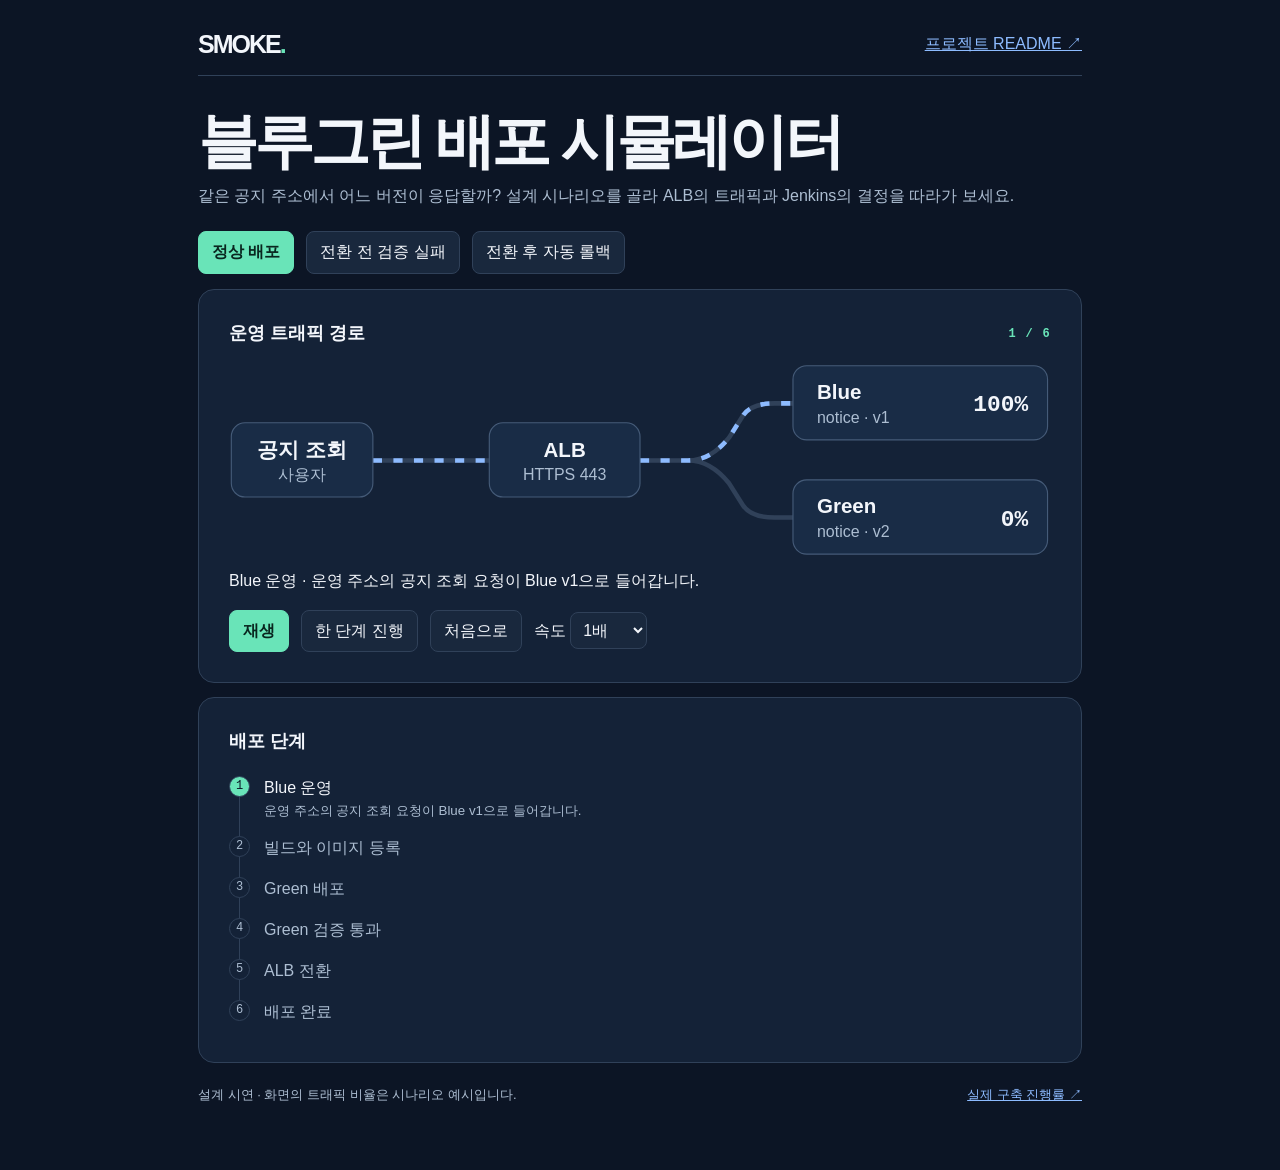
<file: docs/demo/index.html>
<!doctype html>
<html lang="ko">
<meta charset="utf-8">
<meta name="viewport" content="width=device-width, initial-scale=1">
<meta name="color-scheme" content="dark">
<title>블루그린 배포 시뮬레이터 · 스모커 팀</title>
<style>
:root{--bg:#0c1525;--panel:#142237;--line:#304159;--ink:#f3f6fb;--muted:#adbed2;--blue:#8dbbff;--green:#69e4b8;--amber:#ffbe73;color-scheme:dark}
*{box-sizing:border-box}body{margin:0;background:var(--bg);color:var(--ink);font:16px/1.55 "Inter","Apple SD Gothic Neo","Malgun Gothic",sans-serif;word-break:keep-all}main{max-width:1000px;margin:auto;padding:32px clamp(16px,5vw,58px) 64px}header,nav,.control,.readout,.labels,.foot{display:flex;align-items:center;justify-content:space-between;gap:12px;flex-wrap:wrap}header{padding-bottom:18px;border-bottom:1px solid var(--line)}.wordmark{font:900 25px/1 Arial;letter-spacing:-2px}.wordmark b{color:var(--green)}a{color:var(--blue)}h1{font-size:clamp(30px,6vw,60px);line-height:1.14;letter-spacing:-.065em;margin:32px 0 8px}h2{font-size:18px;margin:0}.intro,p{margin:0 0 20px;color:var(--muted)}nav{justify-content:flex-start;margin:22px 0 15px}button,select{font:inherit;color:var(--ink);background:#19283d;border:1px solid var(--line);border-radius:8px;padding:8px 13px;cursor:pointer}button:hover,select:hover{border-color:var(--muted)}button:focus-visible,select:focus-visible,a:focus-visible{outline:3px solid var(--amber);outline-offset:3px}button[aria-pressed=true],#play{background:var(--green);border-color:var(--green);color:#09261f;font-weight:750}button:disabled{opacity:.5;cursor:default}section{border:1px solid var(--line);background:var(--panel);border-radius:16px;padding:clamp(15px,3vw,30px);margin-top:14px}.eyebrow{color:var(--green);font:700 12px/1.4 ui-monospace,monospace;letter-spacing:.11em}.version{font:700 15px/1.5 ui-monospace,monospace}.blue{color:var(--blue)}.green{color:var(--green)}.plot{width:100%;display:block;margin:12px 0 4px}.wire{fill:none;stroke:var(--line);stroke-width:4}.route{stroke-dasharray:8 10;animation:flow 1.1s linear infinite}.blueRoute{stroke:var(--blue)}.greenRoute{stroke:var(--green)}@keyframes flow{to{stroke-dashoffset:-36}}[hidden]{display:none!important}.node{fill:#192c46;stroke:#455b78}.svgtxt{fill:var(--ink);font:700 18px sans-serif}.subtxt{fill:var(--muted);font:14px sans-serif}.traffic{fill:var(--ink);font:700 20px monospace}.labels{font-size:14px;color:var(--muted)}.control{margin:16px 0 0;justify-content:flex-start}.control select{padding:8px}.timeline{display:grid;gap:0;list-style:none;padding:0;margin:12px 0 0}.timeline li{display:grid;grid-template-columns:23px 1fr;gap:12px;position:relative;padding:8px 0}.timeline li:before{content:"";position:absolute;top:24px;bottom:-12px;left:10px;width:1px;background:var(--line)}.timeline li:last-child:before{display:none}.marker{align-self:start;position:relative;border:1px solid var(--line);border-radius:50%;width:21px;height:21px;font:12px/19px monospace;text-align:center;background:var(--panel)}.here .marker{background:var(--green);color:var(--bg)}.future{color:var(--muted)}.timeline small{display:block;color:var(--muted);line-height:1.45}.foot{margin-top:22px;color:var(--muted);font-size:13px}.status{margin:8px 0;color:var(--ink)}@media(max-width:500px){main{padding-top:20px}.plot .subtxt{display:none}button,select{font-size:14px}.control,nav{gap:6px}.plot{min-height:116px}}@media(prefers-reduced-motion:reduce){.route{animation:none}}
</style>
<main>
<header><span class="wordmark">SMOKE<b>.</b></span><a href="https://github.com/CHANYOUNGKANG/Final_4gl_team_smoke">프로젝트 README ↗</a></header>
<h1>블루그린 배포 시뮬레이터</h1>
<p class="intro">같은 공지 주소에서 어느 버전이 응답할까? 설계 시나리오를 골라 ALB의 트래픽과 Jenkins의 결정을 따라가 보세요.</p>
<nav aria-label="배포 시나리오"><button data-case="normal" aria-pressed="true">정상 배포</button><button data-case="block" aria-pressed="false">전환 전 검증 실패</button><button data-case="rollback" aria-pressed="false">전환 후 자동 롤백</button></nav>
<section aria-label="운영 트래픽">
<div class="readout"><h2>운영 트래픽 경로</h2><span class="eyebrow" id="counter"></span></div>
<svg class="plot" viewBox="0 0 720 176" role="img" aria-labelledby="plotTitle"><title id="plotTitle">공지 조회 경로</title>
<path class="wire" d="M126 88H228 M360 88H402Q422 88 438 68L450 49Q457 38 478 38H494 M360 88H402Q422 88 438 108L450 127Q457 138 478 138H494"/>
<path id="blueWire" class="wire route blueRoute" d="M126 88H228 M360 88H402Q422 88 438 68L450 49Q457 38 478 38H494"/>
<path id="greenWire" class="wire route greenRoute" d="M126 88H228 M360 88H402Q422 88 438 108L450 127Q457 138 478 138H494" hidden=""/>
<g text-anchor="middle"><rect class="node" x="2" y="55" width="124" height="65" rx="12"/><text class="svgtxt" x="64" y="85">공지 조회</text><text class="subtxt" x="64" y="105">사용자</text>
<rect class="node" x="228" y="55" width="132" height="65" rx="12"/><text class="svgtxt" x="294" y="85">ALB</text><text class="subtxt" x="294" y="105">HTTPS 443</text></g>
<rect class="node" x="494" y="5" width="223" height="65" rx="12"/><text x="515" y="34" class="svgtxt">Blue</text><text x="515" y="55" class="subtxt">notice · v1</text><text x="700" y="45" text-anchor="end" class="traffic" id="blue"></text>
<rect class="node" x="494" y="105" width="223" height="65" rx="12"/><text x="515" y="134" class="svgtxt">Green</text><text x="515" y="155" class="subtxt">notice · v2</text><text x="700" y="145" text-anchor="end" class="traffic" id="green"></text></svg>
<div id="status" class="status" role="status"></div>
<div class="control"><button id="play">재생</button><button id="next">한 단계 진행</button><button id="reset">처음으로</button><label>속도 <select id="speed"><option value="2400">1배</option><option value="1200">2배</option><option value="4800">0.5배</option></select></label></div>
</section>
<section><h2>배포 단계</h2><ol class="timeline" id="timeline"></ol></section>
<div class="foot"><span>설계 시연 · 화면의 트래픽 비율은 시나리오 예시입니다.</span><a href="https://github.com/CHANYOUNGKANG/Final_4gl_team_smoke/issues/1">실제 구축 진행률 ↗</a></div>
</main>
<script>
const start = ['Blue 운영', '운영 주소의 공지 조회 요청이 Blue v1으로 들어갑니다.', 'blue'];
const build = ['빌드와 이미지 등록', 'Jenkins가 Maven 테스트와 WAR 빌드를 마치고 커밋 태그 이미지를 ECR에 올립니다.', 'blue'];
const deploy = ['Green 배포', 'Ansible이 EKS에 Green v2를 배포합니다. 사용자는 계속 Blue를 이용합니다.', 'blue'];
const test = ['Green 검증 통과', '후보 버전 전용 경로에서 공지를 작성하고 같은 글을 조회합니다.', 'blue'];
const switchToGreen = ['ALB 전환', '운영 요청을 Green 대상 그룹으로 전환합니다. Blue는 복귀할 수 있도록 유지합니다.', 'green'];
const prefix = [start, build, deploy];
const scenarios = {
  normal: [...prefix, test, switchToGreen, ['배포 완료', '운영 주소에서 새 버전과 공지 조회를 확인합니다. Green이 계속 응답합니다.', 'green']],
  block: [...prefix, ['Green 검증 실패', '후보 버전에서 작성한 공지를 조회하지 못했습니다.', 'blue'], ['전환 차단', 'Jenkins가 배포를 중단합니다. 운영 주소는 계속 Blue v1입니다.', 'blue']],
  rollback: [...prefix, test, switchToGreen, ['전환 후 검사 실패', '운영 주소에서 공지 조회 오류를 감지합니다. Jenkins가 복귀 절차를 호출합니다.', 'green'], ['Blue 복귀 확인', 'ALB를 Blue로 되돌리고 운영 주소에서 v1 응답과 공지 조회를 확인합니다.', 'blue']]
};
const element = id => document.getElementById(id);
let choice = 'normal';
let position = 0;
let timer = null;
function stop() {
  clearTimeout(timer);
  timer = null;
}
function render() {
  const steps = scenarios[choice];
  const [title, description, route] = steps[position];
  const blue = route === 'blue';
  element('blue').textContent = blue ? '100%' : '0%';
  element('green').textContent = blue ? '0%' : '100%';
  element('blueWire').toggleAttribute('hidden', !blue);
  element('greenWire').toggleAttribute('hidden', blue);
  element('plotTitle').textContent = '운영 요청은 ' + (blue ? 'Blue v1' : 'Green v2') + '에 100% 전달됩니다.';
  element('counter').textContent = (position + 1) + ' / ' + steps.length;
  element('status').textContent = title + ' · ' + description;
  element('next').disabled = position === steps.length - 1;
  element('play').textContent = timer !== null ? '일시정지' : element('next').disabled ? '다시 재생' : '재생';
  document.querySelectorAll('[data-case]').forEach(button => button.setAttribute('aria-pressed', String(button.dataset.case === choice)));
  const timeline = element('timeline');
  timeline.replaceChildren();
  steps.forEach(([name, note], i) => {
    const row = document.createElement('li');
    row.className = i === position ? 'here' : i > position ? 'future' : '';
    if (i === position) row.setAttribute('aria-current', 'step');
    const marker = document.createElement('span');
    marker.className = 'marker';
    marker.textContent = i < position ? '✓' : i + 1;
    const body = document.createElement('div');
    body.textContent = name;
    if (i === position) {
      const detail = document.createElement('small');
      detail.textContent = note;
      body.append(detail);
    }
    row.append(marker, body);
    timeline.append(row);
  });
}
function schedule() {
  stop();
  if (position < scenarios[choice].length - 1) {
    timer = setTimeout(() => { position++; schedule(); }, Number(element('speed').value));
  }
  render();
}
document.querySelectorAll('[data-case]').forEach(button => button.onclick = () => {
  choice = button.dataset.case;
  position = 0;
  schedule();
});
element('play').onclick = () => {
  if (timer !== null) { stop(); render(); return; }
  if (position === scenarios[choice].length - 1) position = 0;
  schedule();
};
element('reset').onclick = () => { stop(); position = 0; render(); };
element('next').onclick = () => { stop(); position = Math.min(position + 1, scenarios[choice].length - 1); render(); };
element('speed').onchange = () => { if (timer !== null) schedule(); };
render();
</script>
</html>
</file>
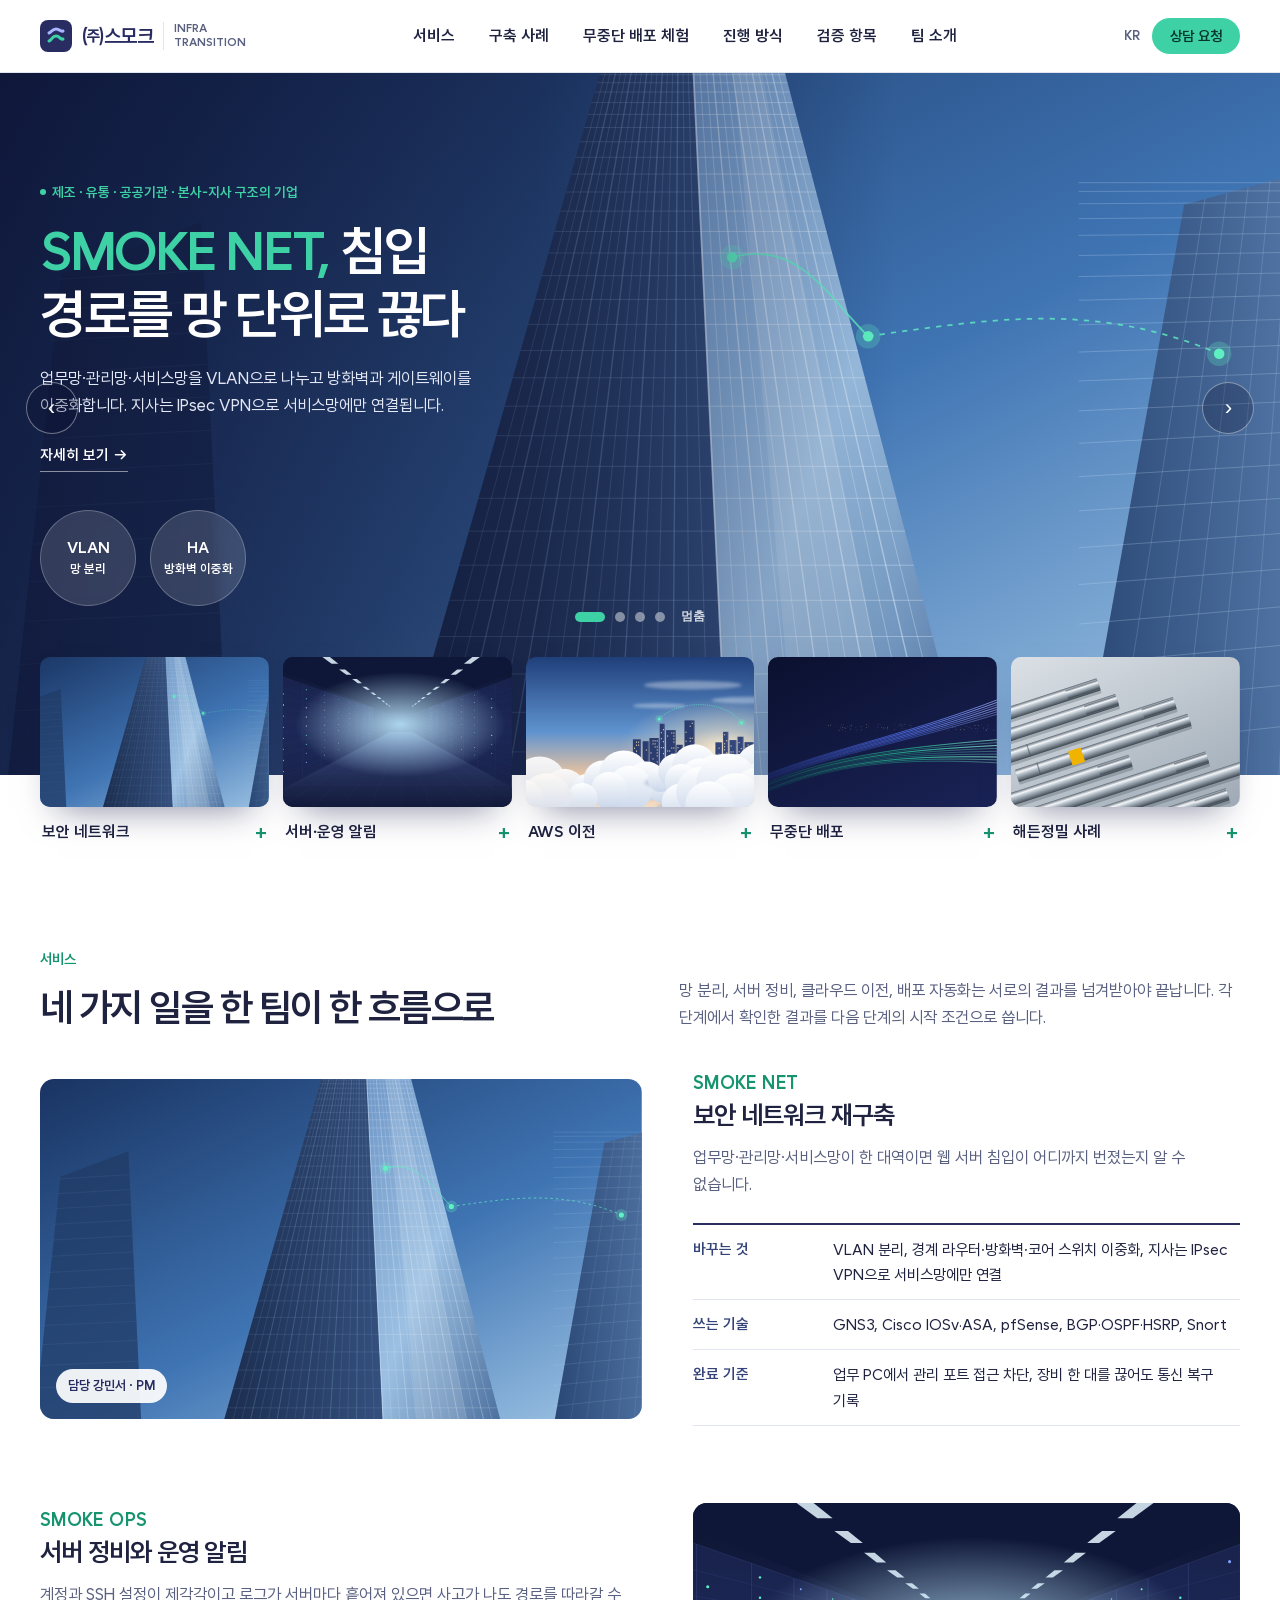
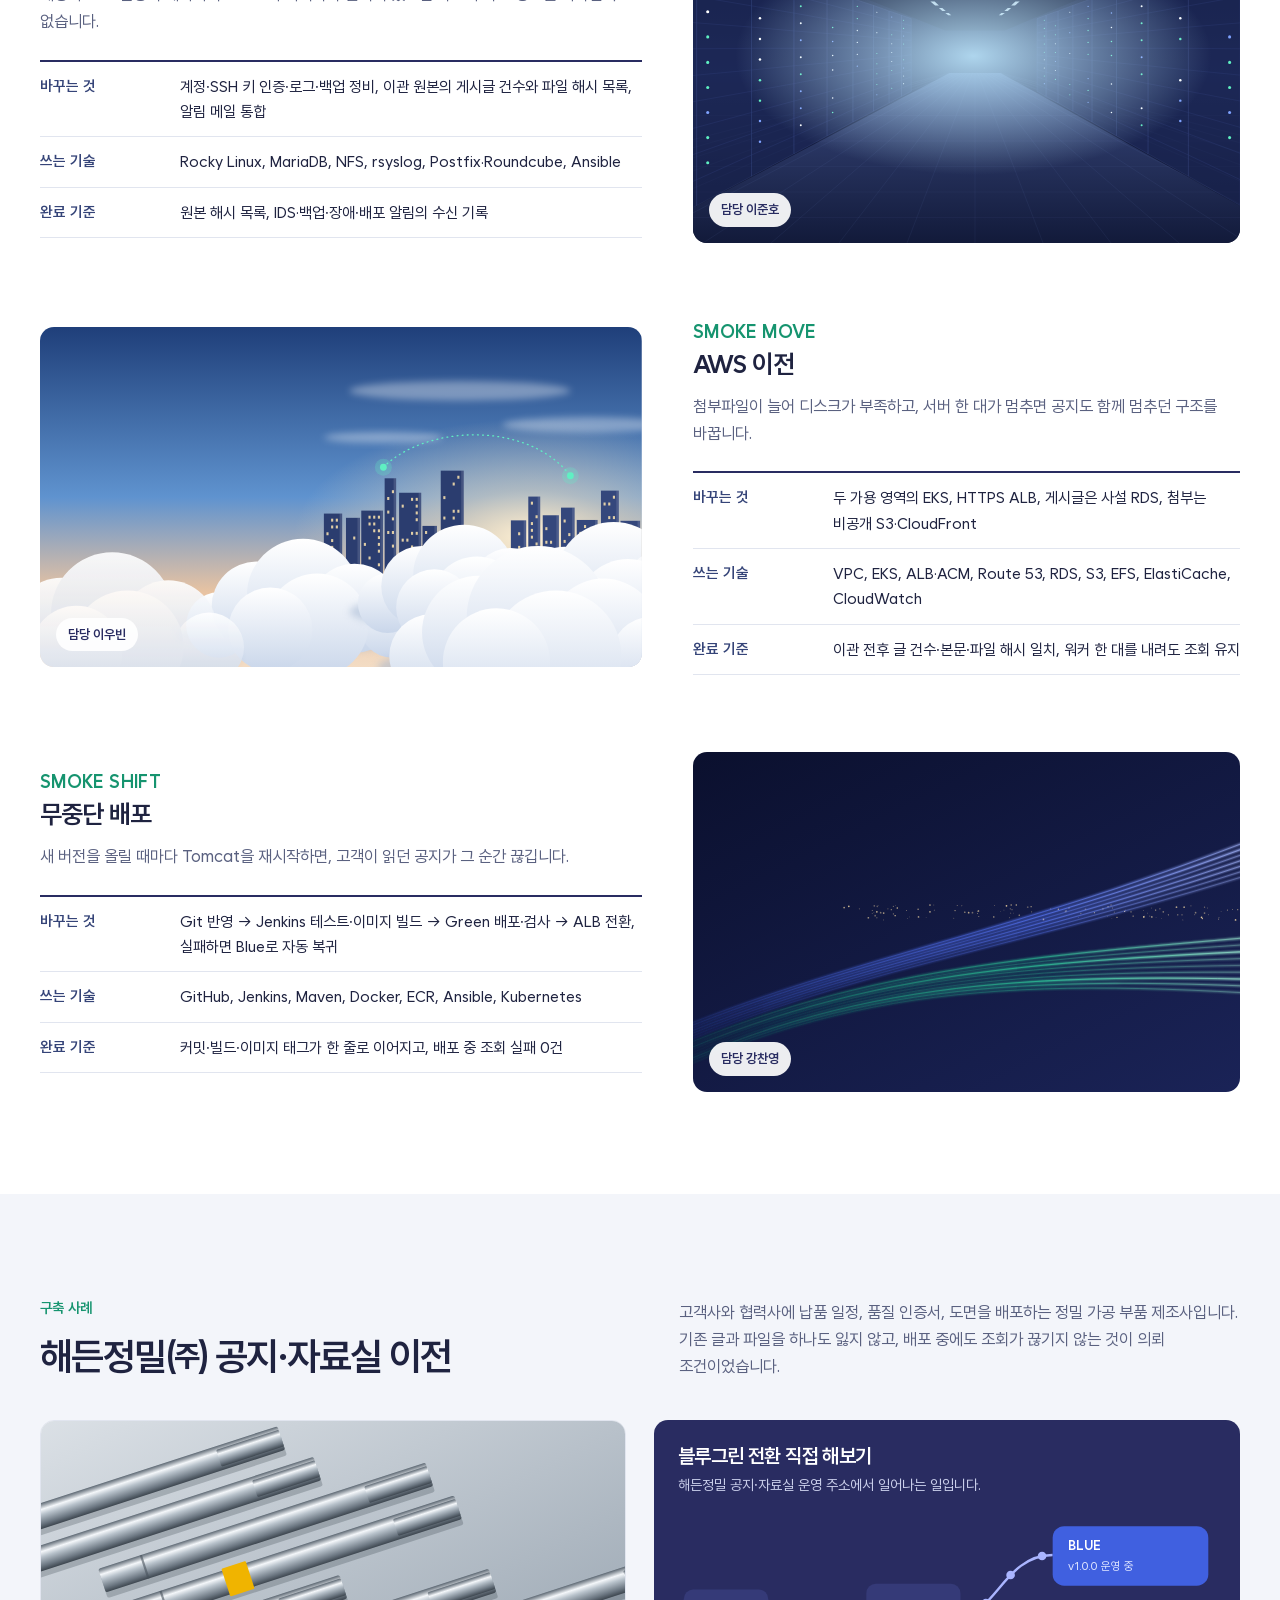
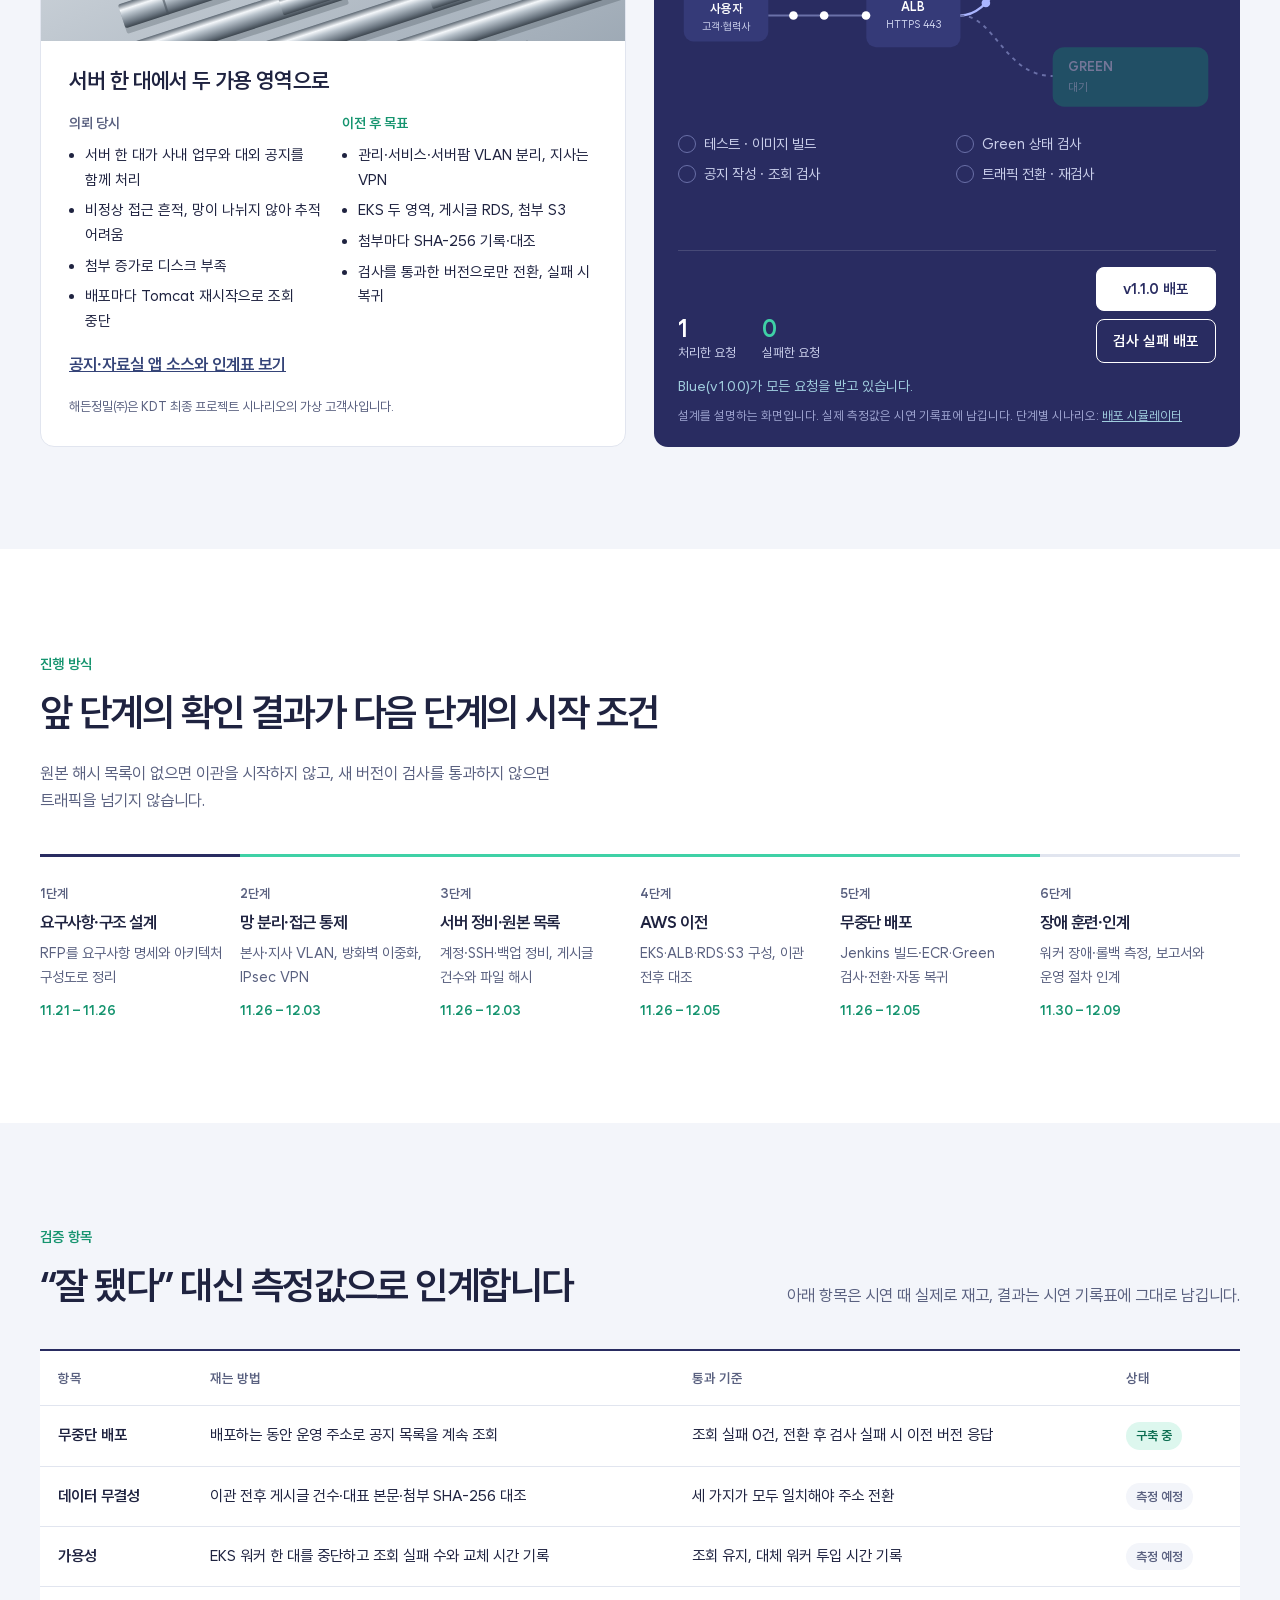
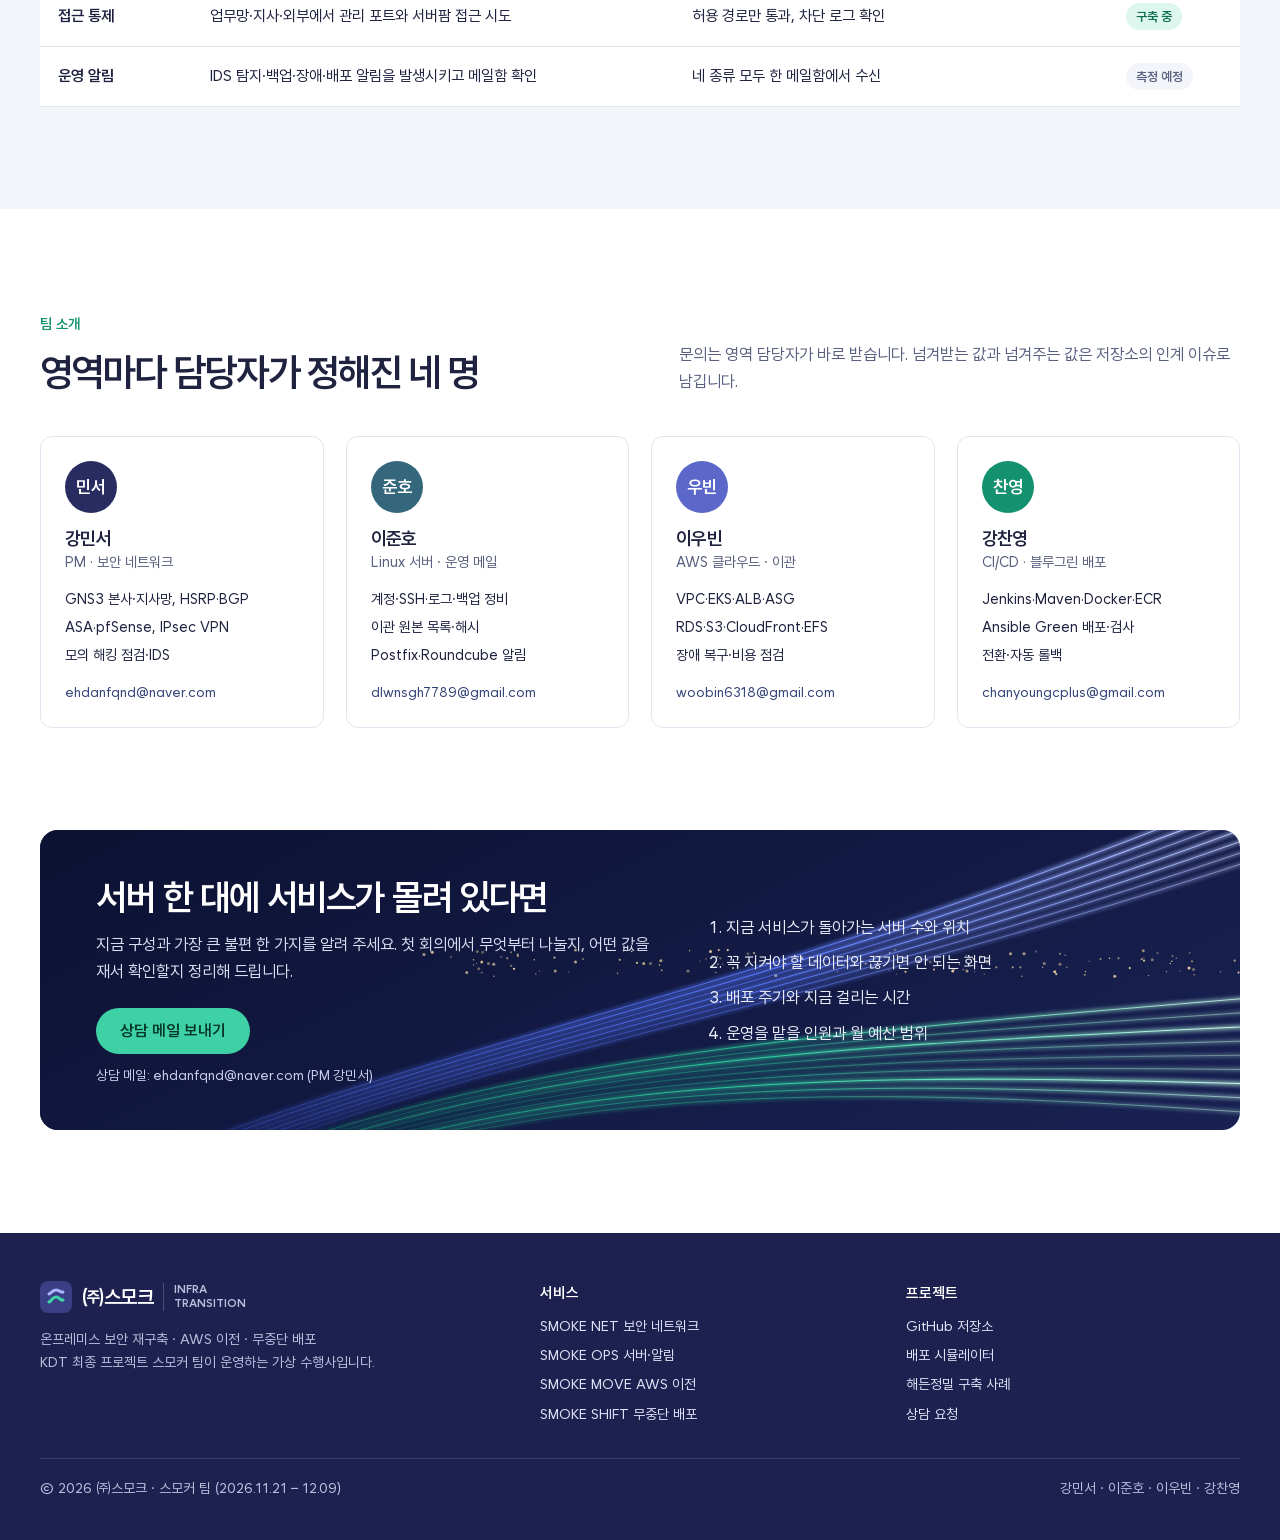
<file: docs/site/index.html>
<!DOCTYPE html>
<html lang="ko">
<head>
<meta charset="UTF-8">
<meta name="viewport" content="width=device-width, initial-scale=1">
<title>㈜스모크 | 인프라 전환 전문</title>
<meta name="description" content="㈜스모크는 온프레미스 보안 재구축, AWS 이전, 무중단 배포를 한 흐름으로 맡습니다.">
<link rel="icon" href="data:image/svg+xml,%3Csvg xmlns='http://www.w3.org/2000/svg' viewBox='0 0 32 32'%3E%3Crect width='32' height='32' rx='8' fill='%23292C61'/%3E%3Cpath d='M9 21c3-1 3-5 7-5s4 4 7 3' stroke='%233FD1A6' stroke-width='3' fill='none' stroke-linecap='round'/%3E%3Cpath d='M9 13c3-1 3-4 7-4s4 3 7 2' stroke='%23AAB5FF' stroke-width='3' fill='none' stroke-linecap='round'/%3E%3C/svg%3E">
<style>/* Wanted Sans (SIL OFL 1.1) — 페이지 글자만 남긴 서브셋 */
@font-face{font-family:'Wanted Sans';font-style:normal;font-weight:400;font-display:swap;src:url([data-uri]) format('woff2')}
@font-face{font-family:'Wanted Sans';font-style:normal;font-weight:500;font-display:swap;src:url([data-uri]) format('woff2')}
@font-face{font-family:'Wanted Sans';font-style:normal;font-weight:600;font-display:swap;src:url([data-uri]) format('woff2')}
</style>
<style>
/*
VOICE   기업 홈페이지 — 차분하고 신뢰감 있게, 제품(서비스)별로 큰 장면을 넘기는 대형 슬라이더
IDEA    제조사 제품 카탈로그 홈: 서비스 하나가 한 장의 "제품 사진"이 된다
PICTURE 슬라이드마다 그린 장면(타워·서버 통로·구름 위 두 영역·빛 궤적), 아래 카드 줄은 같은 장면의 크롭
COLOUR  남색 #292C61 기반, 민트 #3FD1A6 는 서비스 이름과 버튼에만, 파랑/초록은 블루그린 슬롯 의미로만
TYPE    원티드 산스 한 가족. 제목 SemiBold 600 + 좁은 자간으로 무게감, 본문 Regular 400 · 보조 Medium 500. 700 이상은 쓰지 않는다
LAYOUT  흰 헤더 → 전폭 히어로 슬라이더 + 원형 배지 → 히어로에 걸친 이미지 카드 5장 → 섹션 → 남색 푸터
*/
:root{
  --navy:#292C61; --navy-2:#354478; --navy-3:#1E2150; --ink:#1F2340; --text-2:#5A6180;
  --mint:#3FD1A6; --mint-d:#16946F; --peri:#AAB5FF; --sky:#A0CDDE;
  --bg:#FFFFFF; --soft:#F3F5FA; --line:#E1E5EF;
  --blue:#4060E0; --green:#14916E; --red:#C33A3A;
  --font:"Wanted Sans","Apple SD Gothic Neo","Malgun Gothic","Noto Sans KR",system-ui,sans-serif;
  --display:var(--font);
}
*{box-sizing:border-box;min-width:0}
html{scroll-behavior:smooth;scroll-padding-top:84px}
body{margin:0;font-family:var(--font);color:var(--ink);background:var(--bg);font-size:16.5px;line-height:1.65;word-break:keep-all;overflow-wrap:break-word;overflow-x:clip}
a{color:inherit}
:focus-visible{outline:3px solid var(--mint);outline-offset:3px;border-radius:4px}
h1,h2,h3{margin:0;letter-spacing:-.03em;line-height:1.25;font-weight:600}
b,strong{font-weight:600}
.d{font-family:var(--display);font-weight:600;letter-spacing:-.01em}
p{margin:0}
.wrap{width:min(1200px,100% - 40px);margin-inline:auto}
.sr-only{position:absolute;width:1px;height:1px;overflow:hidden;clip:rect(0 0 0 0);white-space:nowrap}
svg.sym{position:absolute;width:0;height:0;overflow:hidden}

/* ---------- 헤더 ---------- */
.hd{position:sticky;top:0;z-index:30;background:#fff;border-bottom:1px solid var(--line)}
.hd-in{display:flex;align-items:center;gap:28px;height:72px}
.logo{display:flex;align-items:center;gap:10px;text-decoration:none;color:var(--navy);flex:none}
.logo svg{width:32px;height:32px}
.logo b{font-family:var(--display);font-size:1.25rem;font-weight:600;letter-spacing:-.04em}
.logo small{font-size:.72rem;color:var(--text-2);font-weight:600;padding-left:10px;border-left:1px solid var(--line);line-height:1.2}
.gnb{display:flex;gap:6px;margin:0 auto}
.gnb a{position:relative;padding:24px 14px;text-decoration:none;font-weight:600;font-size:.98rem;color:var(--ink)}
.gnb a::after{content:"";position:absolute;left:14px;right:14px;bottom:-1px;height:3px;background:var(--mint);transform:scaleX(0);transition:transform .2s}
.gnb a:hover::after,.gnb a.on::after{transform:scaleX(1)}
.util{display:flex;align-items:center;gap:12px;flex:none}
.pill{display:inline-flex;align-items:center;height:36px;padding:0 18px;border-radius:999px;background:var(--mint);color:#06372A;font-weight:600;font-size:.9rem;text-decoration:none}
.pill:hover{background:#5BE0B9}
.lang{font-size:.82rem;font-weight:600;color:var(--text-2)}
.burger{display:none;width:44px;height:44px;border:0;background:none;cursor:pointer;padding:10px}
.burger span{display:block;height:2px;background:var(--navy);margin:5px 0}

/* ---------- 히어로 슬라이더 ---------- */
.hero{position:relative;height:clamp(560px,78vh,720px);background:var(--navy-3);overflow:hidden;color:#fff}
.slide{position:absolute;inset:0;opacity:0;visibility:hidden;transition:opacity .9s ease,visibility 0s .9s}
.slide.on{opacity:1;visibility:visible;transition:opacity .9s ease}
.slide .bg{position:absolute;inset:0;width:100%;height:100%;transform:scale(1.06);transition:transform 7s ease-out}
.slide.on .bg{transform:scale(1)}
.slide::after{content:"";position:absolute;inset:0;background:linear-gradient(90deg,rgba(12,16,48,.78) 0%,rgba(12,16,48,.45) 42%,rgba(12,16,48,0) 70%)}
.copy{position:relative;z-index:2;padding-top:clamp(70px,12vh,120px)}
.tag{font-size:.86rem;font-weight:600;color:var(--mint);display:flex;gap:6px;align-items:center}
.tag::before{content:"";width:6px;height:6px;border-radius:50%;background:var(--mint)}
.copy h1,.copy h2{font-family:var(--display);font-weight:600;font-size:clamp(2.1rem,4.2vw,3.4rem);line-height:1.18;letter-spacing:-.045em;margin-top:16px;max-width:15em;text-wrap:balance}
.copy h1 em,.copy h2 em{font-style:normal;color:var(--mint)}
.copy p{margin-top:18px;max-width:31em;color:#E3E7F6;font-size:1.04rem}
.more{display:inline-flex;gap:8px;align-items:center;margin-top:24px;font-weight:600;font-size:.92rem;color:#fff;text-decoration:none;border-bottom:1px solid rgba(255,255,255,.5);padding-bottom:3px}
.more:hover{border-color:var(--mint);color:var(--mint)}
.badges{display:flex;gap:14px;margin-top:38px}
.badge{width:96px;height:96px;border-radius:50%;background:rgba(255,255,255,.14);backdrop-filter:blur(6px);border:1px solid rgba(255,255,255,.25);display:grid;place-items:center;text-align:center;font-size:.78rem;font-weight:600;line-height:1.3;padding:10px}
.badge b{display:block;font-family:var(--display);font-size:.98rem;font-weight:600;color:#fff;margin-bottom:2px}
.arrow{position:absolute;top:44%;z-index:4;width:52px;height:52px;border-radius:50%;border:1px solid rgba(255,255,255,.4);background:rgba(10,14,40,.25);color:#fff;font-size:1.4rem;cursor:pointer;display:grid;place-items:center}
.arrow:hover{background:rgba(255,255,255,.18)}
.arrow.prev{left:clamp(10px,2vw,28px)}.arrow.next{right:clamp(10px,2vw,28px)}
.dots{position:absolute;z-index:4;left:50%;transform:translateX(-50%);bottom:150px;display:flex;gap:10px;align-items:center}
.dots button{width:10px;height:10px;border-radius:999px;border:0;background:rgba(255,255,255,.45);cursor:pointer;padding:0;transition:width .3s}
.dots button.on{width:30px;background:var(--mint)}
.dots .pause{width:auto;height:auto;background:none;color:#fff;font-size:.75rem;font-weight:600;margin-left:6px;opacity:.8}

/* 히어로에 걸친 카드 줄 */
.quick{position:relative;z-index:5;margin-top:-118px}
.quick ul{list-style:none;margin:0;padding:0;display:grid;grid-template-columns:repeat(5,minmax(0,1fr));gap:14px}
.quick a{display:block;text-decoration:none;color:var(--ink)}
.quick .ph{display:block;height:150px;border-radius:10px;overflow:hidden;box-shadow:0 18px 34px -18px rgba(20,24,70,.55);position:relative}
.quick .ph svg{width:100%;height:100%;display:block;transition:transform .5s}
.quick a:hover .ph svg{transform:scale(1.06)}
.quick .lb{display:flex;justify-content:space-between;align-items:center;padding:12px 2px 0;font-weight:600;font-size:.98rem}
.quick .lb i{font-style:normal;color:var(--mint-d);font-size:1.2rem;line-height:1}

/* ---------- 공통 섹션 ---------- */
.sec{padding:clamp(64px,8vw,110px) 0}
.sec.soft{background:var(--soft)}
.sec-t{display:flex;justify-content:space-between;align-items:flex-end;gap:24px;margin-bottom:40px;flex-wrap:wrap}
.sec-t h2{font-family:var(--display);font-weight:600;font-size:clamp(1.75rem,3vw,2.45rem);letter-spacing:-.04em;line-height:1.25}
.sec-t p{color:var(--text-2);max-width:34em}
.kicker{display:block;font-size:.9rem;font-weight:600;color:var(--mint-d);margin-bottom:12px}

/* 서비스: 큰 이미지 + 글, 좌우 교차 */
.svc{display:grid;gap:clamp(48px,6vw,80px)}
.svc article{display:grid;grid-template-columns:1.1fr 1fr;gap:clamp(28px,4vw,56px);align-items:center}
.svc article:nth-child(even) .ph{order:2}
.svc .ph{height:340px;border-radius:14px;overflow:hidden;position:relative}
.svc .ph svg{width:100%;height:100%;display:block}
.svc .ph .who{position:absolute;left:16px;bottom:16px;background:rgba(255,255,255,.92);color:var(--navy);font-size:.82rem;font-weight:600;padding:6px 12px;border-radius:999px}
.svc h3{font-size:clamp(1.35rem,2vw,1.6rem);font-weight:600}
.svc h3 em{font-family:var(--display);font-weight:600;display:block;font-size:.72em;margin-bottom:6px;letter-spacing:.02em}
.svc h3 em{font-style:normal;color:var(--mint-d)}
.svc .lead{margin-top:12px;color:var(--text-2)}
.svc dl{margin:24px 0 0;display:grid;gap:0;border-top:2px solid var(--navy)}
.svc dl div{display:grid;grid-template-columns:7.5em 1fr;gap:16px;padding:12px 0;border-bottom:1px solid var(--line)}
.svc dt{font-weight:600;color:var(--navy-2);font-size:.92rem}
.svc dd{margin:0;font-size:.96rem}

/* 사례 + 데모 */
.case{display:grid;grid-template-columns:1fr 1fr;gap:28px;align-items:stretch}
.case-card{background:#fff;border-radius:14px;overflow:hidden;border:1px solid var(--line);display:flex;flex-direction:column}
.case-card .ph{height:220px}
.case-card .ph svg{width:100%;height:100%;display:block}
.case-card .body{padding:26px 28px 28px;display:grid;gap:18px}
.case-card h3{font-size:1.35rem;font-weight:600}
.ba{display:grid;grid-template-columns:1fr 1fr;gap:18px}
.ba h4{margin:0 0 8px;font-size:.88rem;color:var(--text-2)}
.ba ul{margin:0;padding-left:1.1em;display:grid;gap:6px;font-size:.93rem}
.ba .after h4{color:var(--mint-d)}
.case-card .fine{font-size:.82rem;color:var(--text-2)}
.textlink{font-weight:600;color:var(--navy-2)}

.switch{background:var(--navy);color:#fff;border-radius:14px;padding:24px 24px 20px;display:flex;flex-direction:column}
.switch h3{font-size:1.25rem;font-weight:600}
.switch .sub{color:#C9CEEA;font-size:.9rem;margin-top:4px}
.flow{width:100%;height:auto;display:block;margin-top:8px}
.checks{list-style:none;margin:6px 0 0;padding:0;display:grid;grid-template-columns:1fr 1fr;gap:6px 18px;font-size:.9rem}
.checks li{display:flex;gap:8px;align-items:center;color:#C9CEEA}
.checks .m{width:18px;height:18px;border-radius:50%;border:1.5px solid #6A70A8;flex:none;display:grid;place-items:center;font-size:.7rem;font-weight:600}
.checks li.run,.checks li.ok{color:#fff}
.checks li.run .m{border-color:var(--peri);border-top-color:transparent;animation:spin .8s linear infinite}
.checks li.ok .m{background:var(--mint);border-color:var(--mint);color:var(--navy)}
.checks li.fail{color:#FFD2D2}.checks li.fail .m{background:var(--red);border-color:var(--red);color:#fff}
@keyframes spin{to{transform:rotate(360deg)}}
.meter{display:flex;gap:26px;margin-top:auto;padding-top:16px;border-top:1px solid rgba(255,255,255,.14);align-items:flex-end;flex-wrap:wrap}
.meter div{display:grid}
.meter b{font-family:var(--display);font-size:1.5rem;font-weight:600;line-height:1.1}
.meter span{font-size:.8rem;color:#C9CEEA}
.meter .zero b{color:var(--mint)}
.sw-btns{margin-left:auto;display:flex;gap:8px;flex-wrap:wrap}
.btn{display:inline-flex;align-items:center;justify-content:center;min-height:44px;padding:0 16px;border-radius:8px;font:inherit;font-weight:600;font-size:.92rem;cursor:pointer;border:1.5px solid #fff;text-decoration:none}
.btn-w{background:#fff;color:var(--navy)}.btn-w:hover{background:var(--mint);border-color:var(--mint)}
.btn-o{background:transparent;color:#fff}.btn-o:hover{background:rgba(255,255,255,.1)}
.btn:disabled{opacity:.45;cursor:not-allowed}
.log{margin-top:12px;font-size:.88rem;color:var(--sky);min-height:1.5em}
.note{margin-top:8px;font-size:.78rem;color:#9EA4D0}
.note a{color:var(--sky)}

/* 진행 방식 */
.steps{list-style:none;margin:0;padding:0;display:grid;grid-template-columns:repeat(6,minmax(0,1fr))}
.steps li{padding:22px 18px 0 0;border-top:3px solid var(--line)}
.steps li.done{border-top-color:var(--navy)}
.steps li.now{border-top-color:var(--mint)}
.steps .n{font-family:var(--display);font-size:.8rem;font-weight:600;color:var(--text-2)}
.steps h3{font-size:1.04rem;font-weight:600;margin:6px 0 8px}
.steps p{font-size:.9rem;color:var(--text-2)}
.steps time{display:block;margin-top:10px;font-size:.84rem;font-weight:600;color:var(--mint-d);white-space:nowrap}

/* 측정 */
.measure{width:100%;border-collapse:collapse;background:#fff;border-top:2px solid var(--navy)}
.measure th,.measure td{text-align:left;padding:16px 18px;border-bottom:1px solid var(--line);vertical-align:top;font-size:.96rem}
.measure th{font-size:.84rem;color:var(--text-2);font-weight:600}
.measure td:first-child{font-weight:600;white-space:nowrap}
.status{display:inline-block;padding:3px 10px;border-radius:999px;font-size:.8rem;font-weight:600;background:var(--soft);color:var(--text-2);white-space:nowrap}
.status.on{background:#DDF7EE;color:#0E6E52}

/* 팀 */
.team{display:grid;grid-template-columns:repeat(4,minmax(0,1fr));gap:22px}
.member{background:#fff;border:1px solid var(--line);border-radius:12px;padding:24px}
.member .av{width:52px;height:52px;border-radius:50%;display:grid;place-items:center;font-family:var(--display);font-weight:600;color:#fff;font-size:1.1rem;margin-bottom:14px}
.member h3{font-size:1.15rem;font-weight:600}
.member .role{color:var(--text-2);font-size:.9rem}
.member ul{margin:14px 0 0;padding:0;list-style:none;font-size:.9rem;display:grid;gap:4px}
.member .mail{display:block;margin-top:14px;font-size:.85rem;color:var(--navy-2);word-break:break-all}

/* 상담 배너 */
.cta{position:relative;border-radius:18px;overflow:hidden;color:#fff;min-height:300px;display:grid;align-items:center}
.cta svg.bgimg{position:absolute;inset:0;width:100%;height:100%}
.cta::before{content:"";position:absolute;inset:0;background:linear-gradient(90deg,rgba(12,16,48,.88),rgba(12,16,48,.55) 60%,rgba(12,16,48,.2))}
.cta-in{position:relative;padding:44px clamp(24px,5vw,56px);display:grid;grid-template-columns:1.2fr 1fr;gap:36px;align-items:center}
.cta h2{font-family:var(--display);letter-spacing:-.04em;font-size:clamp(1.6rem,2.8vw,2.3rem);font-weight:600;line-height:1.3}
.cta p{color:#D9DDF2;margin-top:10px}
.cta ol{margin:0;padding-left:1.2em;display:grid;gap:8px;color:#E9ECF9}
.cta .pill{margin-top:22px;height:46px;padding:0 24px;font-size:.98rem}
.cta .addr{display:block;margin-top:10px;font-size:.85rem;color:#C9CEEA}

/* 푸터 */
.ft{background:var(--navy-3);color:#B9BEDB;font-size:.88rem;padding:48px 0 40px;margin-top:clamp(64px,8vw,110px)}
.ft-in{display:grid;grid-template-columns:1.4fr 1fr 1fr;gap:32px}
.ft .logo{color:#fff}.ft .logo small{color:#B9BEDB;border-color:rgba(255,255,255,.2)}
.ft h4{margin:0 0 10px;color:#fff;font-size:.92rem;font-weight:600}
.ft ul{margin:0;padding:0;list-style:none;display:grid;gap:6px}
.ft a{color:#DDE1F5;text-decoration:none}.ft a:hover{color:var(--mint)}
.ft .copyr{grid-column:1/-1;border-top:1px solid rgba(255,255,255,.12);padding-top:18px;display:flex;justify-content:space-between;gap:16px;flex-wrap:wrap}
.top-btn{position:fixed;right:22px;bottom:22px;z-index:20;width:46px;height:46px;border-radius:50%;background:var(--mint);color:#06372A;border:0;font-size:1.1rem;font-weight:600;cursor:pointer;box-shadow:0 8px 20px -6px rgba(0,0,0,.35);opacity:0;pointer-events:none;transition:opacity .3s}
.top-btn.show{opacity:1;pointer-events:auto}

@media (max-width:1080px){
  .gnb{position:absolute;top:72px;left:0;right:0;background:#fff;flex-direction:column;gap:0;padding:8px 20px 16px;border-bottom:1px solid var(--line);display:none}
  .gnb.open{display:flex}
  .gnb a{padding:14px 4px;border-bottom:1px solid var(--line)}
  .gnb a::after{display:none}
  .burger{display:block}
  .util{margin-left:auto}
  .quick ul{grid-template-columns:repeat(3,minmax(0,1fr))}
  .quick li:nth-child(n+4){display:none}
  .svc article,.case,.cta-in{grid-template-columns:1fr}
  .svc article:nth-child(even) .ph{order:0}
  .steps{grid-template-columns:repeat(3,minmax(0,1fr));row-gap:28px}
  .team{grid-template-columns:repeat(2,minmax(0,1fr))}
  .ft-in{grid-template-columns:1fr 1fr}
}
@media (max-width:600px){
  body{font-size:16px}
  .logo small,.lang{display:none}
  .hero{height:600px}
  .slide::after{background:linear-gradient(180deg,rgba(12,16,48,.55),rgba(12,16,48,.85))}
  .copy{padding-top:48px}
  .badges{margin-top:26px}.badge{width:84px;height:84px;font-size:.72rem}
  .arrow{display:none}
  .dots{bottom:128px}
  .quick{margin-top:-96px}
  .quick ul{grid-template-columns:repeat(2,minmax(0,1fr))}
  .quick li:nth-child(n+3){display:none}
  .quick .ph{height:120px}
  .svc .ph{height:230px}
  .svc dl div{grid-template-columns:1fr;gap:2px}
  .ba{grid-template-columns:1fr}
  .checks{grid-template-columns:1fr}
  .sw-btns{margin-left:0;width:100%}
  .steps{grid-template-columns:1fr 1fr}
  .team,.ft-in{grid-template-columns:1fr}
  .measure thead{display:none}
  .measure tr{display:grid;padding:12px 0;border-bottom:1px solid var(--line)}
  .measure td{border:0;padding:3px 0}
}
@media (prefers-reduced-motion:reduce){
  html{scroll-behavior:auto}
  .slide,.slide.on,.slide .bg,.quick .ph svg{transition:none}
  .slide .bg{transform:none}
  .checks li.run .m{animation:none;border-top-color:var(--peri)}
}
</style>
</head>
<body>

<svg class="sym" aria-hidden="true" focusable="false"><symbol id="sc-tower" viewBox="0 0 1600 800" preserveAspectRatio="xMidYMid slice"><defs><linearGradient id="tw-sky" x1="0" y1="0" x2="1" y2="1"><stop offset="0" stop-color="#17305e"/><stop offset=".55" stop-color="#3f74b3"/><stop offset="1" stop-color="#a9cdea"/></linearGradient><linearGradient id="tw-l" x1="0" y1="0" x2="1" y2="0"><stop offset="0" stop-color="#1b2d4f"/><stop offset="1" stop-color="#34507e"/></linearGradient><linearGradient id="tw-r" x1="0" y1="0" x2="1" y2="1"><stop offset="0" stop-color="#6d96c6"/><stop offset=".5" stop-color="#9cc0e2"/><stop offset="1" stop-color="#4a6e9c"/></linearGradient><linearGradient id="tw-b2" x1="0" y1="0" x2="1" y2="0"><stop offset="0" stop-color="#2a4774"/><stop offset="1" stop-color="#5f86b8"/></linearGradient></defs><rect width="1600" height="800" fill="url(#tw-sky)"/><polygon points="80,800 330,800 300,170 140,230" fill="#203b66" opacity=".75"/><line x1="87" y1="727" x2="326" y2="717" stroke="#7aa3d2" stroke-opacity=".25"/><line x1="93" y1="674" x2="324" y2="664" stroke="#7aa3d2" stroke-opacity=".25"/><line x1="97" y1="625" x2="321" y2="615" stroke="#7aa3d2" stroke-opacity=".25"/><line x1="102" y1="580" x2="319" y2="570" stroke="#7aa3d2" stroke-opacity=".25"/><line x1="106" y1="537" x2="317" y2="527" stroke="#7aa3d2" stroke-opacity=".25"/><line x1="110" y1="495" x2="315" y2="485" stroke="#7aa3d2" stroke-opacity=".25"/><line x1="114" y1="455" x2="313" y2="445" stroke="#7aa3d2" stroke-opacity=".25"/><line x1="118" y1="417" x2="311" y2="407" stroke="#7aa3d2" stroke-opacity=".25"/><line x1="122" y1="379" x2="309" y2="369" stroke="#7aa3d2" stroke-opacity=".25"/><line x1="126" y1="342" x2="307" y2="332" stroke="#7aa3d2" stroke-opacity=".25"/><line x1="129" y1="305" x2="305" y2="295" stroke="#7aa3d2" stroke-opacity=".25"/><line x1="133" y1="270" x2="303" y2="260" stroke="#7aa3d2" stroke-opacity=".25"/><line x1="137" y1="235" x2="302" y2="225" stroke="#7aa3d2" stroke-opacity=".25"/><polygon points="520,820 900,820 860,-20 760,-20" fill="url(#tw-l)"/><polygon points="900,820 1180,820 960,-20 860,-20" fill="url(#tw-r)"/><line x1="541.1" y1="820" x2="765.6" y2="-20" stroke="#9fc0e6" stroke-opacity="0.35" stroke-width="0.8"/><line x1="562.2" y1="820" x2="771.1" y2="-20" stroke="#9fc0e6" stroke-opacity="0.35" stroke-width="0.8"/><line x1="583.3" y1="820" x2="776.7" y2="-20" stroke="#9fc0e6" stroke-opacity="0.35" stroke-width="1.6"/><line x1="604.4" y1="820" x2="782.2" y2="-20" stroke="#9fc0e6" stroke-opacity="0.35" stroke-width="0.8"/><line x1="625.6" y1="820" x2="787.8" y2="-20" stroke="#9fc0e6" stroke-opacity="0.35" stroke-width="0.8"/><line x1="646.7" y1="820" x2="793.3" y2="-20" stroke="#9fc0e6" stroke-opacity="0.35" stroke-width="1.6"/><line x1="667.8" y1="820" x2="798.9" y2="-20" stroke="#9fc0e6" stroke-opacity="0.35" stroke-width="0.8"/><line x1="688.9" y1="820" x2="804.4" y2="-20" stroke="#9fc0e6" stroke-opacity="0.35" stroke-width="0.8"/><line x1="710.0" y1="820" x2="810.0" y2="-20" stroke="#9fc0e6" stroke-opacity="0.35" stroke-width="1.6"/><line x1="731.1" y1="820" x2="815.6" y2="-20" stroke="#9fc0e6" stroke-opacity="0.35" stroke-width="0.8"/><line x1="752.2" y1="820" x2="821.1" y2="-20" stroke="#9fc0e6" stroke-opacity="0.35" stroke-width="0.8"/><line x1="773.3" y1="820" x2="826.7" y2="-20" stroke="#9fc0e6" stroke-opacity="0.35" stroke-width="1.6"/><line x1="794.4" y1="820" x2="832.2" y2="-20" stroke="#9fc0e6" stroke-opacity="0.35" stroke-width="0.8"/><line x1="815.6" y1="820" x2="837.8" y2="-20" stroke="#9fc0e6" stroke-opacity="0.35" stroke-width="0.8"/><line x1="836.7" y1="820" x2="843.3" y2="-20" stroke="#9fc0e6" stroke-opacity="0.35" stroke-width="1.6"/><line x1="857.8" y1="820" x2="848.9" y2="-20" stroke="#9fc0e6" stroke-opacity="0.35" stroke-width="0.8"/><line x1="878.9" y1="820" x2="854.4" y2="-20" stroke="#9fc0e6" stroke-opacity="0.35" stroke-width="0.8"/><line x1="533.2" y1="773.7" x2="897.8" y2="773.7" stroke="#9fc0e6" stroke-opacity="0.35" stroke-width=".9"/><line x1="546.1" y1="728.6" x2="895.6" y2="728.6" stroke="#9fc0e6" stroke-opacity="0.35" stroke-width=".9"/><line x1="558.6" y1="684.8" x2="893.6" y2="684.8" stroke="#9fc0e6" stroke-opacity="0.35" stroke-width=".9"/><line x1="570.8" y1="642.2" x2="891.5" y2="642.2" stroke="#9fc0e6" stroke-opacity="0.35" stroke-width=".9"/><line x1="582.6" y1="600.9" x2="889.6" y2="600.9" stroke="#9fc0e6" stroke-opacity="0.35" stroke-width=".9"/><line x1="594.0" y1="560.9" x2="887.7" y2="560.9" stroke="#9fc0e6" stroke-opacity="0.35" stroke-width=".9"/><line x1="605.1" y1="522.1" x2="885.8" y2="522.1" stroke="#9fc0e6" stroke-opacity="0.35" stroke-width=".9"/><line x1="615.8" y1="484.6" x2="884.0" y2="484.6" stroke="#9fc0e6" stroke-opacity="0.35" stroke-width=".9"/><line x1="626.2" y1="448.3" x2="882.3" y2="448.3" stroke="#9fc0e6" stroke-opacity="0.35" stroke-width=".9"/><line x1="636.2" y1="413.4" x2="880.6" y2="413.4" stroke="#9fc0e6" stroke-opacity="0.35" stroke-width=".9"/><line x1="645.8" y1="379.7" x2="879.0" y2="379.7" stroke="#9fc0e6" stroke-opacity="0.35" stroke-width=".9"/><line x1="655.0" y1="347.3" x2="877.5" y2="347.3" stroke="#9fc0e6" stroke-opacity="0.35" stroke-width=".9"/><line x1="663.9" y1="316.3" x2="876.0" y2="316.3" stroke="#9fc0e6" stroke-opacity="0.35" stroke-width=".9"/><line x1="672.4" y1="286.5" x2="874.6" y2="286.5" stroke="#9fc0e6" stroke-opacity="0.35" stroke-width=".9"/><line x1="680.6" y1="258.0" x2="873.2" y2="258.0" stroke="#9fc0e6" stroke-opacity="0.35" stroke-width=".9"/><line x1="688.3" y1="230.9" x2="871.9" y2="230.9" stroke="#9fc0e6" stroke-opacity="0.35" stroke-width=".9"/><line x1="695.7" y1="205.1" x2="870.7" y2="205.1" stroke="#9fc0e6" stroke-opacity="0.35" stroke-width=".9"/><line x1="702.7" y1="180.6" x2="869.6" y2="180.6" stroke="#9fc0e6" stroke-opacity="0.35" stroke-width=".9"/><line x1="709.3" y1="157.4" x2="868.4" y2="157.4" stroke="#9fc0e6" stroke-opacity="0.35" stroke-width=".9"/><line x1="715.5" y1="135.6" x2="867.4" y2="135.6" stroke="#9fc0e6" stroke-opacity="0.35" stroke-width=".9"/><line x1="721.4" y1="115.2" x2="866.4" y2="115.2" stroke="#9fc0e6" stroke-opacity="0.35" stroke-width=".9"/><line x1="726.8" y1="96.1" x2="865.5" y2="96.1" stroke="#9fc0e6" stroke-opacity="0.35" stroke-width=".9"/><line x1="731.9" y1="78.4" x2="864.7" y2="78.4" stroke="#9fc0e6" stroke-opacity="0.35" stroke-width=".9"/><line x1="736.5" y1="62.1" x2="863.9" y2="62.1" stroke="#9fc0e6" stroke-opacity="0.35" stroke-width=".9"/><line x1="740.8" y1="47.2" x2="863.2" y2="47.2" stroke="#9fc0e6" stroke-opacity="0.35" stroke-width=".9"/><line x1="744.6" y1="33.7" x2="862.6" y2="33.7" stroke="#9fc0e6" stroke-opacity="0.35" stroke-width=".9"/><line x1="748.1" y1="21.7" x2="862.0" y2="21.7" stroke="#9fc0e6" stroke-opacity="0.35" stroke-width=".9"/><line x1="751.1" y1="11.1" x2="861.5" y2="11.1" stroke="#9fc0e6" stroke-opacity="0.35" stroke-width=".9"/><line x1="753.7" y1="2.0" x2="861.0" y2="2.0" stroke="#9fc0e6" stroke-opacity="0.35" stroke-width=".9"/><line x1="755.9" y1="-5.6" x2="860.7" y2="-5.6" stroke="#9fc0e6" stroke-opacity="0.35" stroke-width=".9"/><line x1="757.6" y1="-11.7" x2="860.4" y2="-11.7" stroke="#9fc0e6" stroke-opacity="0.35" stroke-width=".9"/><line x1="758.9" y1="-16.1" x2="860.2" y2="-16.1" stroke="#9fc0e6" stroke-opacity="0.35" stroke-width=".9"/><line x1="759.7" y1="-19.0" x2="860.0" y2="-19.0" stroke="#9fc0e6" stroke-opacity="0.35" stroke-width=".9"/><line x1="920.0" y1="820" x2="867.1" y2="-20" stroke="#e9f3ff" stroke-opacity="0.45" stroke-width="0.8"/><line x1="940.0" y1="820" x2="874.3" y2="-20" stroke="#e9f3ff" stroke-opacity="0.45" stroke-width="0.8"/><line x1="960.0" y1="820" x2="881.4" y2="-20" stroke="#e9f3ff" stroke-opacity="0.45" stroke-width="1.6"/><line x1="980.0" y1="820" x2="888.6" y2="-20" stroke="#e9f3ff" stroke-opacity="0.45" stroke-width="0.8"/><line x1="1000.0" y1="820" x2="895.7" y2="-20" stroke="#e9f3ff" stroke-opacity="0.45" stroke-width="0.8"/><line x1="1020.0" y1="820" x2="902.9" y2="-20" stroke="#e9f3ff" stroke-opacity="0.45" stroke-width="1.6"/><line x1="1040.0" y1="820" x2="910.0" y2="-20" stroke="#e9f3ff" stroke-opacity="0.45" stroke-width="0.8"/><line x1="1060.0" y1="820" x2="917.1" y2="-20" stroke="#e9f3ff" stroke-opacity="0.45" stroke-width="0.8"/><line x1="1080.0" y1="820" x2="924.3" y2="-20" stroke="#e9f3ff" stroke-opacity="0.45" stroke-width="1.6"/><line x1="1100.0" y1="820" x2="931.4" y2="-20" stroke="#e9f3ff" stroke-opacity="0.45" stroke-width="0.8"/><line x1="1120.0" y1="820" x2="938.6" y2="-20" stroke="#e9f3ff" stroke-opacity="0.45" stroke-width="0.8"/><line x1="1140.0" y1="820" x2="945.7" y2="-20" stroke="#e9f3ff" stroke-opacity="0.45" stroke-width="1.6"/><line x1="1160.0" y1="820" x2="952.9" y2="-20" stroke="#e9f3ff" stroke-opacity="0.45" stroke-width="0.8"/><line x1="897.8" y1="773.7" x2="1167.9" y2="773.7" stroke="#e9f3ff" stroke-opacity="0.45" stroke-width=".9"/><line x1="895.6" y1="728.6" x2="1156.1" y2="728.6" stroke="#e9f3ff" stroke-opacity="0.45" stroke-width=".9"/><line x1="893.6" y1="684.8" x2="1144.6" y2="684.8" stroke="#e9f3ff" stroke-opacity="0.45" stroke-width=".9"/><line x1="891.5" y1="642.2" x2="1133.4" y2="642.2" stroke="#e9f3ff" stroke-opacity="0.45" stroke-width=".9"/><line x1="889.6" y1="600.9" x2="1122.6" y2="600.9" stroke="#e9f3ff" stroke-opacity="0.45" stroke-width=".9"/><line x1="887.7" y1="560.9" x2="1112.1" y2="560.9" stroke="#e9f3ff" stroke-opacity="0.45" stroke-width=".9"/><line x1="885.8" y1="522.1" x2="1102.0" y2="522.1" stroke="#e9f3ff" stroke-opacity="0.45" stroke-width=".9"/><line x1="884.0" y1="484.6" x2="1092.1" y2="484.6" stroke="#e9f3ff" stroke-opacity="0.45" stroke-width=".9"/><line x1="882.3" y1="448.3" x2="1082.7" y2="448.3" stroke="#e9f3ff" stroke-opacity="0.45" stroke-width=".9"/><line x1="880.6" y1="413.4" x2="1073.5" y2="413.4" stroke="#e9f3ff" stroke-opacity="0.45" stroke-width=".9"/><line x1="879.0" y1="379.7" x2="1064.7" y2="379.7" stroke="#e9f3ff" stroke-opacity="0.45" stroke-width=".9"/><line x1="877.5" y1="347.3" x2="1056.2" y2="347.3" stroke="#e9f3ff" stroke-opacity="0.45" stroke-width=".9"/><line x1="876.0" y1="316.3" x2="1048.1" y2="316.3" stroke="#e9f3ff" stroke-opacity="0.45" stroke-width=".9"/><line x1="874.6" y1="286.5" x2="1040.3" y2="286.5" stroke="#e9f3ff" stroke-opacity="0.45" stroke-width=".9"/><line x1="873.2" y1="258.0" x2="1032.8" y2="258.0" stroke="#e9f3ff" stroke-opacity="0.45" stroke-width=".9"/><line x1="871.9" y1="230.9" x2="1025.7" y2="230.9" stroke="#e9f3ff" stroke-opacity="0.45" stroke-width=".9"/><line x1="870.7" y1="205.1" x2="1018.9" y2="205.1" stroke="#e9f3ff" stroke-opacity="0.45" stroke-width=".9"/><line x1="869.6" y1="180.6" x2="1012.5" y2="180.6" stroke="#e9f3ff" stroke-opacity="0.45" stroke-width=".9"/><line x1="868.4" y1="157.4" x2="1006.5" y2="157.4" stroke="#e9f3ff" stroke-opacity="0.45" stroke-width=".9"/><line x1="867.4" y1="135.6" x2="1000.8" y2="135.6" stroke="#e9f3ff" stroke-opacity="0.45" stroke-width=".9"/><line x1="866.4" y1="115.2" x2="995.4" y2="115.2" stroke="#e9f3ff" stroke-opacity="0.45" stroke-width=".9"/><line x1="865.5" y1="96.1" x2="990.4" y2="96.1" stroke="#e9f3ff" stroke-opacity="0.45" stroke-width=".9"/><line x1="864.7" y1="78.4" x2="985.8" y2="78.4" stroke="#e9f3ff" stroke-opacity="0.45" stroke-width=".9"/><line x1="863.9" y1="62.1" x2="981.5" y2="62.1" stroke="#e9f3ff" stroke-opacity="0.45" stroke-width=".9"/><line x1="863.2" y1="47.2" x2="977.6" y2="47.2" stroke="#e9f3ff" stroke-opacity="0.45" stroke-width=".9"/><line x1="862.6" y1="33.7" x2="974.1" y2="33.7" stroke="#e9f3ff" stroke-opacity="0.45" stroke-width=".9"/><line x1="862.0" y1="21.7" x2="970.9" y2="21.7" stroke="#e9f3ff" stroke-opacity="0.45" stroke-width=".9"/><line x1="861.5" y1="11.1" x2="968.1" y2="11.1" stroke="#e9f3ff" stroke-opacity="0.45" stroke-width=".9"/><line x1="861.0" y1="2.0" x2="965.8" y2="2.0" stroke="#e9f3ff" stroke-opacity="0.45" stroke-width=".9"/><line x1="860.7" y1="-5.6" x2="963.8" y2="-5.6" stroke="#e9f3ff" stroke-opacity="0.45" stroke-width=".9"/><line x1="860.4" y1="-11.7" x2="962.2" y2="-11.7" stroke="#e9f3ff" stroke-opacity="0.45" stroke-width=".9"/><line x1="860.2" y1="-16.1" x2="961.0" y2="-16.1" stroke="#e9f3ff" stroke-opacity="0.45" stroke-width=".9"/><line x1="860.0" y1="-19.0" x2="960.3" y2="-19.0" stroke="#e9f3ff" stroke-opacity="0.45" stroke-width=".9"/><polygon points="980,820 1100,820 935,-20 905,-20" fill="#fff" opacity=".12"/><line x1="900" y1="820" x2="860" y2="-20" stroke="#dfeeff" stroke-width="2" stroke-opacity=".7"/><polygon points="1300,820 1640,820 1640,90 1420,150" fill="url(#tw-b2)"/><line x1="1300" y1="770" x2="1640" y2="733" stroke="#cfe2f7" stroke-opacity=".28"/><line x1="1300" y1="721" x2="1640" y2="687" stroke="#cfe2f7" stroke-opacity=".28"/><line x1="1300" y1="674" x2="1640" y2="642" stroke="#cfe2f7" stroke-opacity=".28"/><line x1="1300" y1="628" x2="1640" y2="599" stroke="#cfe2f7" stroke-opacity=".28"/><line x1="1300" y1="583" x2="1640" y2="557" stroke="#cfe2f7" stroke-opacity=".28"/><line x1="1300" y1="541" x2="1640" y2="517" stroke="#cfe2f7" stroke-opacity=".28"/><line x1="1300" y1="499" x2="1640" y2="478" stroke="#cfe2f7" stroke-opacity=".28"/><line x1="1300" y1="460" x2="1640" y2="440" stroke="#cfe2f7" stroke-opacity=".28"/><line x1="1300" y1="422" x2="1640" y2="404" stroke="#cfe2f7" stroke-opacity=".28"/><line x1="1300" y1="385" x2="1640" y2="370" stroke="#cfe2f7" stroke-opacity=".28"/><line x1="1300" y1="351" x2="1640" y2="338" stroke="#cfe2f7" stroke-opacity=".28"/><line x1="1300" y1="318" x2="1640" y2="307" stroke="#cfe2f7" stroke-opacity=".28"/><line x1="1300" y1="287" x2="1640" y2="278" stroke="#cfe2f7" stroke-opacity=".28"/><line x1="1300" y1="259" x2="1640" y2="251" stroke="#cfe2f7" stroke-opacity=".28"/><line x1="1300" y1="232" x2="1640" y2="226" stroke="#cfe2f7" stroke-opacity=".28"/><line x1="1300" y1="208" x2="1640" y2="203" stroke="#cfe2f7" stroke-opacity=".28"/><line x1="1300" y1="185" x2="1640" y2="182" stroke="#cfe2f7" stroke-opacity=".28"/><line x1="1300" y1="166" x2="1640" y2="163" stroke="#cfe2f7" stroke-opacity=".28"/><line x1="1300" y1="149" x2="1640" y2="147" stroke="#cfe2f7" stroke-opacity=".28"/><line x1="1300" y1="135" x2="1640" y2="134" stroke="#cfe2f7" stroke-opacity=".28"/><line x1="1300" y1="125" x2="1640" y2="125" stroke="#cfe2f7" stroke-opacity=".28"/><line x1="1338" y1="820" x2="1444" y2="143" stroke="#cfe2f7" stroke-opacity=".2"/><line x1="1376" y1="820" x2="1469" y2="137" stroke="#cfe2f7" stroke-opacity=".2"/><line x1="1413" y1="820" x2="1493" y2="130" stroke="#cfe2f7" stroke-opacity=".2"/><line x1="1451" y1="820" x2="1518" y2="123" stroke="#cfe2f7" stroke-opacity=".2"/><line x1="1489" y1="820" x2="1542" y2="117" stroke="#cfe2f7" stroke-opacity=".2"/><line x1="1527" y1="820" x2="1567" y2="110" stroke="#cfe2f7" stroke-opacity=".2"/><line x1="1564" y1="820" x2="1591" y2="103" stroke="#cfe2f7" stroke-opacity=".2"/><line x1="1602" y1="820" x2="1616" y2="97" stroke="#cfe2f7" stroke-opacity=".2"/><g stroke="#5ff0c2" stroke-width="2" fill="none" opacity=".8"><path d="M905 210 C 980 190, 1010 250, 1060 300"/><path d="M1060 300 C 1200 280, 1320 260, 1460 320" stroke-dasharray="6 7"/></g><circle cx="905" cy="210" r="6" fill="#5ff0c2"/><circle cx="905" cy="210" r="14" fill="#5ff0c2" opacity=".25"/><circle cx="1060" cy="300" r="6" fill="#5ff0c2"/><circle cx="1060" cy="300" r="14" fill="#5ff0c2" opacity=".25"/><circle cx="1460" cy="320" r="6" fill="#5ff0c2"/><circle cx="1460" cy="320" r="14" fill="#5ff0c2" opacity=".25"/></symbol><symbol id="sc-racks" viewBox="0 0 1600 800" preserveAspectRatio="xMidYMid slice"><defs><linearGradient id="rk-bg" x1="0" y1="0" x2="0" y2="1"><stop offset="0" stop-color="#0d1430"/><stop offset=".5" stop-color="#1a2552"/><stop offset="1" stop-color="#0b1026"/></linearGradient><radialGradient id="rk-glow" cx=".51" cy=".45" r=".35"><stop offset="0" stop-color="#bfe9ff" stop-opacity=".9"/><stop offset="1" stop-color="#bfe9ff" stop-opacity="0"/></radialGradient><linearGradient id="rk-fl" x1="0" y1="0" x2="0" y2="1"><stop offset="0" stop-color="#3a4a80"/><stop offset="1" stop-color="#121a3a"/></linearGradient></defs><rect width="1600" height="800" fill="url(#rk-bg)"/><polygon points="0,800 1600,800 880,400 760,400" fill="url(#rk-fl)"/><line x1="-780" y1="800" x2="760" y2="400" stroke="#7e90d0" stroke-opacity=".18"/><line x1="-620" y1="800" x2="766" y2="400" stroke="#7e90d0" stroke-opacity=".18"/><line x1="-460" y1="800" x2="772" y2="400" stroke="#7e90d0" stroke-opacity=".18"/><line x1="-300" y1="800" x2="778" y2="400" stroke="#7e90d0" stroke-opacity=".18"/><line x1="-140" y1="800" x2="784" y2="400" stroke="#7e90d0" stroke-opacity=".18"/><line x1="20" y1="800" x2="790" y2="400" stroke="#7e90d0" stroke-opacity=".18"/><line x1="180" y1="800" x2="796" y2="400" stroke="#7e90d0" stroke-opacity=".18"/><line x1="340" y1="800" x2="802" y2="400" stroke="#7e90d0" stroke-opacity=".18"/><line x1="500" y1="800" x2="808" y2="400" stroke="#7e90d0" stroke-opacity=".18"/><line x1="660" y1="800" x2="814" y2="400" stroke="#7e90d0" stroke-opacity=".18"/><line x1="820" y1="800" x2="820" y2="400" stroke="#7e90d0" stroke-opacity=".18"/><line x1="980" y1="800" x2="826" y2="400" stroke="#7e90d0" stroke-opacity=".18"/><line x1="1140" y1="800" x2="832" y2="400" stroke="#7e90d0" stroke-opacity=".18"/><line x1="1300" y1="800" x2="838" y2="400" stroke="#7e90d0" stroke-opacity=".18"/><line x1="1460" y1="800" x2="844" y2="400" stroke="#7e90d0" stroke-opacity=".18"/><line x1="1620" y1="800" x2="850" y2="400" stroke="#7e90d0" stroke-opacity=".18"/><line x1="1780" y1="800" x2="856" y2="400" stroke="#7e90d0" stroke-opacity=".18"/><line x1="1940" y1="800" x2="862" y2="400" stroke="#7e90d0" stroke-opacity=".18"/><line x1="2100" y1="800" x2="868" y2="400" stroke="#7e90d0" stroke-opacity=".18"/><line x1="2260" y1="800" x2="874" y2="400" stroke="#7e90d0" stroke-opacity=".18"/><line x1="2420" y1="800" x2="880" y2="400" stroke="#7e90d0" stroke-opacity=".18"/><line x1="0" y1="740" x2="1600" y2="740" stroke="#7e90d0" stroke-opacity=".12"/><line x1="0" y1="680" x2="1600" y2="680" stroke="#7e90d0" stroke-opacity=".12"/><line x1="0" y1="620" x2="1600" y2="620" stroke="#7e90d0" stroke-opacity=".12"/><line x1="0" y1="560" x2="1600" y2="560" stroke="#7e90d0" stroke-opacity=".12"/><line x1="0" y1="500" x2="1600" y2="500" stroke="#7e90d0" stroke-opacity=".12"/><polygon points="0,40 165,97 165,712 0,800" fill="#1e2a5a" fill-opacity="0.55" stroke="#4d5ea0" stroke-opacity=".5"/><line x1="0" y1="116" x2="165" y2="159" stroke="#30407a" stroke-opacity=".8"/><circle cx="33" cy="90" r="4.5" fill="#5ff0c2"/><line x1="0" y1="192" x2="165" y2="220" stroke="#30407a" stroke-opacity=".8"/><circle cx="33" cy="163" r="4.5" fill="#5ff0c2"/><line x1="0" y1="268" x2="165" y2="282" stroke="#30407a" stroke-opacity=".8"/><circle cx="33" cy="237" r="4.5" fill="#5ff0c2"/><line x1="0" y1="344" x2="165" y2="343" stroke="#30407a" stroke-opacity=".8"/><circle cx="33" cy="310" r="4.5" fill="#5ff0c2"/><line x1="0" y1="420" x2="165" y2="405" stroke="#30407a" stroke-opacity=".8"/><line x1="0" y1="496" x2="165" y2="466" stroke="#30407a" stroke-opacity=".8"/><circle cx="33" cy="456" r="4.5" fill="#5ff0c2"/><line x1="0" y1="572" x2="165" y2="528" stroke="#30407a" stroke-opacity=".8"/><circle cx="33" cy="529" r="4.5" fill="#5ff0c2"/><line x1="0" y1="648" x2="165" y2="589" stroke="#30407a" stroke-opacity=".8"/><circle cx="33" cy="602" r="4.5" fill="#ffffff"/><line x1="0" y1="724" x2="165" y2="651" stroke="#30407a" stroke-opacity=".8"/><circle cx="33" cy="675" r="4.5" fill="#5ff0c2"/><polygon points="165,97 294,142 294,643 165,712" fill="#1e2a5a" fill-opacity="0.60" stroke="#4d5ea0" stroke-opacity=".5"/><line x1="165" y1="159" x2="294" y2="192" stroke="#30407a" stroke-opacity=".8"/><line x1="165" y1="220" x2="294" y2="242" stroke="#30407a" stroke-opacity=".8"/><circle cx="191" cy="197" r="3.6" fill="#5ff0c2"/><line x1="165" y1="282" x2="294" y2="292" stroke="#30407a" stroke-opacity=".8"/><circle cx="191" cy="256" r="3.6" fill="#ffffff"/><line x1="165" y1="343" x2="294" y2="342" stroke="#30407a" stroke-opacity=".8"/><circle cx="191" cy="315" r="3.6" fill="#5ff0c2"/><line x1="165" y1="405" x2="294" y2="393" stroke="#30407a" stroke-opacity=".8"/><circle cx="191" cy="375" r="3.6" fill="#5ff0c2"/><line x1="165" y1="466" x2="294" y2="443" stroke="#30407a" stroke-opacity=".8"/><circle cx="191" cy="434" r="3.6" fill="#5ff0c2"/><line x1="165" y1="528" x2="294" y2="493" stroke="#30407a" stroke-opacity=".8"/><circle cx="191" cy="493" r="3.6" fill="#7fa2ff"/><line x1="165" y1="589" x2="294" y2="543" stroke="#30407a" stroke-opacity=".8"/><circle cx="191" cy="552" r="3.6" fill="#5ff0c2"/><line x1="165" y1="651" x2="294" y2="593" stroke="#30407a" stroke-opacity=".8"/><circle cx="191" cy="611" r="3.6" fill="#5ff0c2"/><polygon points="294,142 394,177 394,590 294,643" fill="#1e2a5a" fill-opacity="0.65" stroke="#4d5ea0" stroke-opacity=".5"/><line x1="294" y1="192" x2="394" y2="218" stroke="#30407a" stroke-opacity=".8"/><circle cx="314" cy="175" r="2.9" fill="#5ff0c2"/><line x1="294" y1="242" x2="394" y2="259" stroke="#30407a" stroke-opacity=".8"/><circle cx="314" cy="223" r="2.9" fill="#5ff0c2"/><line x1="294" y1="292" x2="394" y2="301" stroke="#30407a" stroke-opacity=".8"/><circle cx="314" cy="271" r="2.9" fill="#ffffff"/><line x1="294" y1="342" x2="394" y2="342" stroke="#30407a" stroke-opacity=".8"/><circle cx="314" cy="320" r="2.9" fill="#ffffff"/><line x1="294" y1="393" x2="394" y2="383" stroke="#30407a" stroke-opacity=".8"/><circle cx="314" cy="368" r="2.9" fill="#ffffff"/><line x1="294" y1="443" x2="394" y2="425" stroke="#30407a" stroke-opacity=".8"/><circle cx="314" cy="417" r="2.9" fill="#5ff0c2"/><line x1="294" y1="493" x2="394" y2="466" stroke="#30407a" stroke-opacity=".8"/><circle cx="314" cy="465" r="2.9" fill="#5ff0c2"/><line x1="294" y1="543" x2="394" y2="507" stroke="#30407a" stroke-opacity=".8"/><circle cx="314" cy="513" r="2.9" fill="#7fa2ff"/><line x1="294" y1="593" x2="394" y2="549" stroke="#30407a" stroke-opacity=".8"/><circle cx="314" cy="562" r="2.9" fill="#7fa2ff"/><polygon points="394,177 472,204 472,548 394,590" fill="#1e2a5a" fill-opacity="0.70" stroke="#4d5ea0" stroke-opacity=".5"/><line x1="394" y1="218" x2="472" y2="238" stroke="#30407a" stroke-opacity=".8"/><circle cx="410" cy="203" r="2.3" fill="#7fa2ff"/><line x1="394" y1="259" x2="472" y2="273" stroke="#30407a" stroke-opacity=".8"/><circle cx="410" cy="243" r="2.3" fill="#5ff0c2"/><line x1="394" y1="301" x2="472" y2="307" stroke="#30407a" stroke-opacity=".8"/><circle cx="410" cy="283" r="2.3" fill="#ffffff"/><line x1="394" y1="342" x2="472" y2="341" stroke="#30407a" stroke-opacity=".8"/><circle cx="410" cy="323" r="2.3" fill="#7fa2ff"/><line x1="394" y1="383" x2="472" y2="376" stroke="#30407a" stroke-opacity=".8"/><circle cx="410" cy="363" r="2.3" fill="#ffffff"/><line x1="394" y1="425" x2="472" y2="410" stroke="#30407a" stroke-opacity=".8"/><circle cx="410" cy="403" r="2.3" fill="#5ff0c2"/><line x1="394" y1="466" x2="472" y2="445" stroke="#30407a" stroke-opacity=".8"/><circle cx="410" cy="443" r="2.3" fill="#7fa2ff"/><line x1="394" y1="507" x2="472" y2="479" stroke="#30407a" stroke-opacity=".8"/><circle cx="410" cy="483" r="2.3" fill="#7fa2ff"/><line x1="394" y1="549" x2="472" y2="514" stroke="#30407a" stroke-opacity=".8"/><circle cx="410" cy="523" r="2.3" fill="#ffffff"/><polygon points="472,204 533,225 533,515 472,548" fill="#1e2a5a" fill-opacity="0.75" stroke="#4d5ea0" stroke-opacity=".5"/><line x1="472" y1="238" x2="533" y2="254" stroke="#30407a" stroke-opacity=".8"/><circle cx="485" cy="226" r="1.8" fill="#5ff0c2"/><line x1="472" y1="273" x2="533" y2="283" stroke="#30407a" stroke-opacity=".8"/><line x1="472" y1="307" x2="533" y2="312" stroke="#30407a" stroke-opacity=".8"/><circle cx="485" cy="293" r="1.8" fill="#5ff0c2"/><line x1="472" y1="341" x2="533" y2="341" stroke="#30407a" stroke-opacity=".8"/><circle cx="485" cy="326" r="1.8" fill="#7fa2ff"/><line x1="472" y1="376" x2="533" y2="370" stroke="#30407a" stroke-opacity=".8"/><circle cx="485" cy="359" r="1.8" fill="#ffffff"/><line x1="472" y1="410" x2="533" y2="399" stroke="#30407a" stroke-opacity=".8"/><circle cx="485" cy="393" r="1.8" fill="#ffffff"/><line x1="472" y1="445" x2="533" y2="428" stroke="#30407a" stroke-opacity=".8"/><line x1="472" y1="479" x2="533" y2="457" stroke="#30407a" stroke-opacity=".8"/><circle cx="485" cy="459" r="1.8" fill="#ffffff"/><line x1="472" y1="514" x2="533" y2="486" stroke="#30407a" stroke-opacity=".8"/><circle cx="485" cy="493" r="1.8" fill="#5ff0c2"/><polygon points="533,225 581,241 581,490 533,515" fill="#1e2a5a" fill-opacity="0.80" stroke="#4d5ea0" stroke-opacity=".5"/><line x1="533" y1="254" x2="581" y2="266" stroke="#30407a" stroke-opacity=".8"/><circle cx="543" cy="243" r="1.5" fill="#5ff0c2"/><line x1="533" y1="283" x2="581" y2="291" stroke="#30407a" stroke-opacity=".8"/><circle cx="543" cy="272" r="1.5" fill="#5ff0c2"/><line x1="533" y1="312" x2="581" y2="316" stroke="#30407a" stroke-opacity=".8"/><circle cx="543" cy="300" r="1.5" fill="#ffffff"/><line x1="533" y1="341" x2="581" y2="341" stroke="#30407a" stroke-opacity=".8"/><circle cx="543" cy="328" r="1.5" fill="#ffffff"/><line x1="533" y1="370" x2="581" y2="366" stroke="#30407a" stroke-opacity=".8"/><circle cx="543" cy="356" r="1.5" fill="#ffffff"/><line x1="533" y1="399" x2="581" y2="391" stroke="#30407a" stroke-opacity=".8"/><circle cx="543" cy="384" r="1.5" fill="#7fa2ff"/><line x1="533" y1="428" x2="581" y2="415" stroke="#30407a" stroke-opacity=".8"/><line x1="533" y1="457" x2="581" y2="440" stroke="#30407a" stroke-opacity=".8"/><line x1="533" y1="486" x2="581" y2="465" stroke="#30407a" stroke-opacity=".8"/><polygon points="581,241 618,254 618,470 581,490" fill="#1e2a5a" fill-opacity="0.85" stroke="#4d5ea0" stroke-opacity=".5"/><line x1="581" y1="266" x2="618" y2="276" stroke="#30407a" stroke-opacity=".8"/><circle cx="589" cy="257" r="1.2" fill="#ffffff"/><line x1="581" y1="291" x2="618" y2="298" stroke="#30407a" stroke-opacity=".8"/><line x1="581" y1="316" x2="618" y2="319" stroke="#30407a" stroke-opacity=".8"/><circle cx="589" cy="305" r="1.2" fill="#ffffff"/><line x1="581" y1="341" x2="618" y2="341" stroke="#30407a" stroke-opacity=".8"/><line x1="581" y1="366" x2="618" y2="362" stroke="#30407a" stroke-opacity=".8"/><circle cx="589" cy="354" r="1.2" fill="#5ff0c2"/><line x1="581" y1="391" x2="618" y2="384" stroke="#30407a" stroke-opacity=".8"/><circle cx="589" cy="378" r="1.2" fill="#5ff0c2"/><line x1="581" y1="415" x2="618" y2="405" stroke="#30407a" stroke-opacity=".8"/><circle cx="589" cy="402" r="1.2" fill="#5ff0c2"/><line x1="581" y1="440" x2="618" y2="427" stroke="#30407a" stroke-opacity=".8"/><circle cx="589" cy="427" r="1.2" fill="#5ff0c2"/><line x1="581" y1="465" x2="618" y2="449" stroke="#30407a" stroke-opacity=".8"/><circle cx="589" cy="451" r="1.2" fill="#7fa2ff"/><polygon points="618,254 647,264 647,455 618,470" fill="#1e2a5a" fill-opacity="0.90" stroke="#4d5ea0" stroke-opacity=".5"/><line x1="618" y1="276" x2="647" y2="283" stroke="#30407a" stroke-opacity=".8"/><circle cx="624" cy="268" r="1.2" fill="#7fa2ff"/><line x1="618" y1="298" x2="647" y2="302" stroke="#30407a" stroke-opacity=".8"/><line x1="618" y1="319" x2="647" y2="322" stroke="#30407a" stroke-opacity=".8"/><circle cx="624" cy="310" r="1.2" fill="#5ff0c2"/><line x1="618" y1="341" x2="647" y2="341" stroke="#30407a" stroke-opacity=".8"/><circle cx="624" cy="331" r="1.2" fill="#ffffff"/><line x1="618" y1="362" x2="647" y2="360" stroke="#30407a" stroke-opacity=".8"/><circle cx="624" cy="352" r="1.2" fill="#ffffff"/><line x1="618" y1="384" x2="647" y2="379" stroke="#30407a" stroke-opacity=".8"/><circle cx="624" cy="373" r="1.2" fill="#ffffff"/><line x1="618" y1="405" x2="647" y2="398" stroke="#30407a" stroke-opacity=".8"/><circle cx="624" cy="394" r="1.2" fill="#5ff0c2"/><line x1="618" y1="427" x2="647" y2="417" stroke="#30407a" stroke-opacity=".8"/><line x1="618" y1="449" x2="647" y2="436" stroke="#30407a" stroke-opacity=".8"/><circle cx="624" cy="436" r="1.2" fill="#5ff0c2"/><polygon points="647,264 670,272 670,443 647,455" fill="#1e2a5a" fill-opacity="0.95" stroke="#4d5ea0" stroke-opacity=".5"/><line x1="647" y1="283" x2="670" y2="289" stroke="#30407a" stroke-opacity=".8"/><circle cx="652" cy="276" r="1.2" fill="#5ff0c2"/><line x1="647" y1="302" x2="670" y2="306" stroke="#30407a" stroke-opacity=".8"/><circle cx="652" cy="295" r="1.2" fill="#5ff0c2"/><line x1="647" y1="322" x2="670" y2="323" stroke="#30407a" stroke-opacity=".8"/><circle cx="652" cy="313" r="1.2" fill="#7fa2ff"/><line x1="647" y1="341" x2="670" y2="340" stroke="#30407a" stroke-opacity=".8"/><circle cx="652" cy="332" r="1.2" fill="#5ff0c2"/><line x1="647" y1="360" x2="670" y2="357" stroke="#30407a" stroke-opacity=".8"/><line x1="647" y1="379" x2="670" y2="375" stroke="#30407a" stroke-opacity=".8"/><circle cx="652" cy="369" r="1.2" fill="#5ff0c2"/><line x1="647" y1="398" x2="670" y2="392" stroke="#30407a" stroke-opacity=".8"/><circle cx="652" cy="388" r="1.2" fill="#7fa2ff"/><line x1="647" y1="417" x2="670" y2="409" stroke="#30407a" stroke-opacity=".8"/><circle cx="652" cy="407" r="1.2" fill="#ffffff"/><line x1="647" y1="436" x2="670" y2="426" stroke="#30407a" stroke-opacity=".8"/><circle cx="652" cy="425" r="1.2" fill="#ffffff"/><polygon points="1600,40 1444,97 1444,712 1600,800" fill="#1e2a5a" fill-opacity="0.55" stroke="#4d5ea0" stroke-opacity=".5"/><line x1="1600" y1="116" x2="1444" y2="159" stroke="#30407a" stroke-opacity=".8"/><line x1="1600" y1="192" x2="1444" y2="220" stroke="#30407a" stroke-opacity=".8"/><circle cx="1569" cy="163" r="4.5" fill="#ffffff"/><line x1="1600" y1="268" x2="1444" y2="282" stroke="#30407a" stroke-opacity=".8"/><circle cx="1569" cy="237" r="4.5" fill="#5ff0c2"/><line x1="1600" y1="344" x2="1444" y2="343" stroke="#30407a" stroke-opacity=".8"/><circle cx="1569" cy="310" r="4.5" fill="#7fa2ff"/><line x1="1600" y1="420" x2="1444" y2="405" stroke="#30407a" stroke-opacity=".8"/><circle cx="1569" cy="383" r="4.5" fill="#ffffff"/><line x1="1600" y1="496" x2="1444" y2="466" stroke="#30407a" stroke-opacity=".8"/><line x1="1600" y1="572" x2="1444" y2="528" stroke="#30407a" stroke-opacity=".8"/><circle cx="1569" cy="529" r="4.5" fill="#5ff0c2"/><line x1="1600" y1="648" x2="1444" y2="589" stroke="#30407a" stroke-opacity=".8"/><circle cx="1569" cy="602" r="4.5" fill="#7fa2ff"/><line x1="1600" y1="724" x2="1444" y2="651" stroke="#30407a" stroke-opacity=".8"/><circle cx="1569" cy="675" r="4.5" fill="#5ff0c2"/><polygon points="1444,97 1322,142 1322,643 1444,712" fill="#1e2a5a" fill-opacity="0.60" stroke="#4d5ea0" stroke-opacity=".5"/><line x1="1444" y1="159" x2="1322" y2="192" stroke="#30407a" stroke-opacity=".8"/><circle cx="1419" cy="138" r="3.6" fill="#7fa2ff"/><line x1="1444" y1="220" x2="1322" y2="242" stroke="#30407a" stroke-opacity=".8"/><line x1="1444" y1="282" x2="1322" y2="292" stroke="#30407a" stroke-opacity=".8"/><line x1="1444" y1="343" x2="1322" y2="342" stroke="#30407a" stroke-opacity=".8"/><circle cx="1419" cy="315" r="3.6" fill="#7fa2ff"/><line x1="1444" y1="405" x2="1322" y2="393" stroke="#30407a" stroke-opacity=".8"/><circle cx="1419" cy="375" r="3.6" fill="#5ff0c2"/><line x1="1444" y1="466" x2="1322" y2="443" stroke="#30407a" stroke-opacity=".8"/><circle cx="1419" cy="434" r="3.6" fill="#5ff0c2"/><line x1="1444" y1="528" x2="1322" y2="493" stroke="#30407a" stroke-opacity=".8"/><circle cx="1419" cy="493" r="3.6" fill="#7fa2ff"/><line x1="1444" y1="589" x2="1322" y2="543" stroke="#30407a" stroke-opacity=".8"/><circle cx="1419" cy="552" r="3.6" fill="#5ff0c2"/><line x1="1444" y1="651" x2="1322" y2="593" stroke="#30407a" stroke-opacity=".8"/><polygon points="1322,142 1227,177 1227,590 1322,643" fill="#1e2a5a" fill-opacity="0.65" stroke="#4d5ea0" stroke-opacity=".5"/><line x1="1322" y1="192" x2="1227" y2="218" stroke="#30407a" stroke-opacity=".8"/><line x1="1322" y1="242" x2="1227" y2="259" stroke="#30407a" stroke-opacity=".8"/><circle cx="1303" cy="223" r="2.9" fill="#5ff0c2"/><line x1="1322" y1="292" x2="1227" y2="301" stroke="#30407a" stroke-opacity=".8"/><circle cx="1303" cy="271" r="2.9" fill="#ffffff"/><line x1="1322" y1="342" x2="1227" y2="342" stroke="#30407a" stroke-opacity=".8"/><circle cx="1303" cy="320" r="2.9" fill="#5ff0c2"/><line x1="1322" y1="393" x2="1227" y2="383" stroke="#30407a" stroke-opacity=".8"/><line x1="1322" y1="443" x2="1227" y2="425" stroke="#30407a" stroke-opacity=".8"/><circle cx="1303" cy="417" r="2.9" fill="#ffffff"/><line x1="1322" y1="493" x2="1227" y2="466" stroke="#30407a" stroke-opacity=".8"/><circle cx="1303" cy="465" r="2.9" fill="#7fa2ff"/><line x1="1322" y1="543" x2="1227" y2="507" stroke="#30407a" stroke-opacity=".8"/><circle cx="1303" cy="513" r="2.9" fill="#7fa2ff"/><line x1="1322" y1="593" x2="1227" y2="549" stroke="#30407a" stroke-opacity=".8"/><polygon points="1227,177 1153,204 1153,548 1227,590" fill="#1e2a5a" fill-opacity="0.70" stroke="#4d5ea0" stroke-opacity=".5"/><line x1="1227" y1="218" x2="1153" y2="238" stroke="#30407a" stroke-opacity=".8"/><circle cx="1212" cy="203" r="2.3" fill="#5ff0c2"/><line x1="1227" y1="259" x2="1153" y2="273" stroke="#30407a" stroke-opacity=".8"/><circle cx="1212" cy="243" r="2.3" fill="#ffffff"/><line x1="1227" y1="301" x2="1153" y2="307" stroke="#30407a" stroke-opacity=".8"/><circle cx="1212" cy="283" r="2.3" fill="#5ff0c2"/><line x1="1227" y1="342" x2="1153" y2="341" stroke="#30407a" stroke-opacity=".8"/><circle cx="1212" cy="323" r="2.3" fill="#5ff0c2"/><line x1="1227" y1="383" x2="1153" y2="376" stroke="#30407a" stroke-opacity=".8"/><circle cx="1212" cy="363" r="2.3" fill="#7fa2ff"/><line x1="1227" y1="425" x2="1153" y2="410" stroke="#30407a" stroke-opacity=".8"/><circle cx="1212" cy="403" r="2.3" fill="#5ff0c2"/><line x1="1227" y1="466" x2="1153" y2="445" stroke="#30407a" stroke-opacity=".8"/><line x1="1227" y1="507" x2="1153" y2="479" stroke="#30407a" stroke-opacity=".8"/><circle cx="1212" cy="483" r="2.3" fill="#ffffff"/><line x1="1227" y1="549" x2="1153" y2="514" stroke="#30407a" stroke-opacity=".8"/><circle cx="1212" cy="523" r="2.3" fill="#5ff0c2"/><polygon points="1153,204 1095,225 1095,515 1153,548" fill="#1e2a5a" fill-opacity="0.75" stroke="#4d5ea0" stroke-opacity=".5"/><line x1="1153" y1="238" x2="1095" y2="254" stroke="#30407a" stroke-opacity=".8"/><circle cx="1141" cy="226" r="1.8" fill="#5ff0c2"/><line x1="1153" y1="273" x2="1095" y2="283" stroke="#30407a" stroke-opacity=".8"/><circle cx="1141" cy="259" r="1.8" fill="#7fa2ff"/><line x1="1153" y1="307" x2="1095" y2="312" stroke="#30407a" stroke-opacity=".8"/><circle cx="1141" cy="293" r="1.8" fill="#ffffff"/><line x1="1153" y1="341" x2="1095" y2="341" stroke="#30407a" stroke-opacity=".8"/><circle cx="1141" cy="326" r="1.8" fill="#5ff0c2"/><line x1="1153" y1="376" x2="1095" y2="370" stroke="#30407a" stroke-opacity=".8"/><circle cx="1141" cy="359" r="1.8" fill="#5ff0c2"/><line x1="1153" y1="410" x2="1095" y2="399" stroke="#30407a" stroke-opacity=".8"/><line x1="1153" y1="445" x2="1095" y2="428" stroke="#30407a" stroke-opacity=".8"/><circle cx="1141" cy="426" r="1.8" fill="#ffffff"/><line x1="1153" y1="479" x2="1095" y2="457" stroke="#30407a" stroke-opacity=".8"/><line x1="1153" y1="514" x2="1095" y2="486" stroke="#30407a" stroke-opacity=".8"/><circle cx="1141" cy="493" r="1.8" fill="#ffffff"/><polygon points="1095,225 1050,241 1050,490 1095,515" fill="#1e2a5a" fill-opacity="0.80" stroke="#4d5ea0" stroke-opacity=".5"/><line x1="1095" y1="254" x2="1050" y2="266" stroke="#30407a" stroke-opacity=".8"/><circle cx="1086" cy="243" r="1.5" fill="#7fa2ff"/><line x1="1095" y1="283" x2="1050" y2="291" stroke="#30407a" stroke-opacity=".8"/><circle cx="1086" cy="272" r="1.5" fill="#5ff0c2"/><line x1="1095" y1="312" x2="1050" y2="316" stroke="#30407a" stroke-opacity=".8"/><circle cx="1086" cy="300" r="1.5" fill="#5ff0c2"/><line x1="1095" y1="341" x2="1050" y2="341" stroke="#30407a" stroke-opacity=".8"/><circle cx="1086" cy="328" r="1.5" fill="#5ff0c2"/><line x1="1095" y1="370" x2="1050" y2="366" stroke="#30407a" stroke-opacity=".8"/><circle cx="1086" cy="356" r="1.5" fill="#5ff0c2"/><line x1="1095" y1="399" x2="1050" y2="391" stroke="#30407a" stroke-opacity=".8"/><line x1="1095" y1="428" x2="1050" y2="415" stroke="#30407a" stroke-opacity=".8"/><circle cx="1086" cy="413" r="1.5" fill="#7fa2ff"/><line x1="1095" y1="457" x2="1050" y2="440" stroke="#30407a" stroke-opacity=".8"/><circle cx="1086" cy="441" r="1.5" fill="#5ff0c2"/><line x1="1095" y1="486" x2="1050" y2="465" stroke="#30407a" stroke-opacity=".8"/><circle cx="1086" cy="469" r="1.5" fill="#7fa2ff"/><polygon points="1050,241 1015,254 1015,470 1050,490" fill="#1e2a5a" fill-opacity="0.85" stroke="#4d5ea0" stroke-opacity=".5"/><line x1="1050" y1="266" x2="1015" y2="276" stroke="#30407a" stroke-opacity=".8"/><circle cx="1043" cy="257" r="1.2" fill="#ffffff"/><line x1="1050" y1="291" x2="1015" y2="298" stroke="#30407a" stroke-opacity=".8"/><line x1="1050" y1="316" x2="1015" y2="319" stroke="#30407a" stroke-opacity=".8"/><circle cx="1043" cy="305" r="1.2" fill="#7fa2ff"/><line x1="1050" y1="341" x2="1015" y2="341" stroke="#30407a" stroke-opacity=".8"/><line x1="1050" y1="366" x2="1015" y2="362" stroke="#30407a" stroke-opacity=".8"/><circle cx="1043" cy="354" r="1.2" fill="#ffffff"/><line x1="1050" y1="391" x2="1015" y2="384" stroke="#30407a" stroke-opacity=".8"/><line x1="1050" y1="415" x2="1015" y2="405" stroke="#30407a" stroke-opacity=".8"/><line x1="1050" y1="440" x2="1015" y2="427" stroke="#30407a" stroke-opacity=".8"/><circle cx="1043" cy="427" r="1.2" fill="#5ff0c2"/><line x1="1050" y1="465" x2="1015" y2="449" stroke="#30407a" stroke-opacity=".8"/><circle cx="1043" cy="451" r="1.2" fill="#5ff0c2"/><polygon points="1015,254 987,264 987,455 1015,470" fill="#1e2a5a" fill-opacity="0.90" stroke="#4d5ea0" stroke-opacity=".5"/><line x1="1015" y1="276" x2="987" y2="283" stroke="#30407a" stroke-opacity=".8"/><line x1="1015" y1="298" x2="987" y2="302" stroke="#30407a" stroke-opacity=".8"/><circle cx="1009" cy="289" r="1.2" fill="#5ff0c2"/><line x1="1015" y1="319" x2="987" y2="322" stroke="#30407a" stroke-opacity=".8"/><circle cx="1009" cy="310" r="1.2" fill="#5ff0c2"/><line x1="1015" y1="341" x2="987" y2="341" stroke="#30407a" stroke-opacity=".8"/><circle cx="1009" cy="331" r="1.2" fill="#ffffff"/><line x1="1015" y1="362" x2="987" y2="360" stroke="#30407a" stroke-opacity=".8"/><circle cx="1009" cy="352" r="1.2" fill="#5ff0c2"/><line x1="1015" y1="384" x2="987" y2="379" stroke="#30407a" stroke-opacity=".8"/><circle cx="1009" cy="373" r="1.2" fill="#7fa2ff"/><line x1="1015" y1="405" x2="987" y2="398" stroke="#30407a" stroke-opacity=".8"/><circle cx="1009" cy="394" r="1.2" fill="#ffffff"/><line x1="1015" y1="427" x2="987" y2="417" stroke="#30407a" stroke-opacity=".8"/><circle cx="1009" cy="415" r="1.2" fill="#5ff0c2"/><line x1="1015" y1="449" x2="987" y2="436" stroke="#30407a" stroke-opacity=".8"/><polygon points="987,264 966,272 966,443 987,455" fill="#1e2a5a" fill-opacity="0.95" stroke="#4d5ea0" stroke-opacity=".5"/><line x1="987" y1="283" x2="966" y2="289" stroke="#30407a" stroke-opacity=".8"/><circle cx="983" cy="276" r="1.2" fill="#5ff0c2"/><line x1="987" y1="302" x2="966" y2="306" stroke="#30407a" stroke-opacity=".8"/><circle cx="983" cy="295" r="1.2" fill="#5ff0c2"/><line x1="987" y1="322" x2="966" y2="323" stroke="#30407a" stroke-opacity=".8"/><circle cx="983" cy="313" r="1.2" fill="#5ff0c2"/><line x1="987" y1="341" x2="966" y2="340" stroke="#30407a" stroke-opacity=".8"/><circle cx="983" cy="332" r="1.2" fill="#5ff0c2"/><line x1="987" y1="360" x2="966" y2="357" stroke="#30407a" stroke-opacity=".8"/><circle cx="983" cy="351" r="1.2" fill="#5ff0c2"/><line x1="987" y1="379" x2="966" y2="375" stroke="#30407a" stroke-opacity=".8"/><circle cx="983" cy="369" r="1.2" fill="#ffffff"/><line x1="987" y1="398" x2="966" y2="392" stroke="#30407a" stroke-opacity=".8"/><circle cx="983" cy="388" r="1.2" fill="#ffffff"/><line x1="987" y1="417" x2="966" y2="409" stroke="#30407a" stroke-opacity=".8"/><circle cx="983" cy="407" r="1.2" fill="#5ff0c2"/><line x1="987" y1="436" x2="966" y2="426" stroke="#30407a" stroke-opacity=".8"/><circle cx="983" cy="425" r="1.2" fill="#7fa2ff"/><polygon points="0,0 1600,0 890,300 750,300" fill="#0f1738"/><polygon points="400,0 440,0 485,36 449,36" fill="#e6f7ff" opacity=".85"/><polygon points="1240,0 1200,0 1155,36 1191,36" fill="#e6f7ff" opacity=".85"/><polygon points="489,66 521,66 556,94 528,94" fill="#e6f7ff" opacity=".85"/><polygon points="1151,66 1119,66 1084,94 1112,94" fill="#e6f7ff" opacity=".85"/><polygon points="559,117 584,117 611,140 589,140" fill="#e6f7ff" opacity=".85"/><polygon points="1081,117 1056,117 1029,140 1051,140" fill="#e6f7ff" opacity=".85"/><polygon points="613,158 633,158 654,175 637,175" fill="#e6f7ff" opacity=".85"/><polygon points="1027,158 1007,158 986,175 1003,175" fill="#e6f7ff" opacity=".85"/><polygon points="656,189 672,189 688,202 674,202" fill="#e6f7ff" opacity=".85"/><polygon points="984,189 968,189 952,202 966,202" fill="#e6f7ff" opacity=".85"/><polygon points="689,213 702,213 715,224 703,224" fill="#e6f7ff" opacity=".85"/><polygon points="951,213 938,213 925,224 937,224" fill="#e6f7ff" opacity=".85"/><polygon points="715,232 725,232 735,241 726,241" fill="#e6f7ff" opacity=".85"/><polygon points="925,232 915,232 905,241 914,241" fill="#e6f7ff" opacity=".85"/><polygon points="735,247 743,247 751,254 743,254" fill="#e6f7ff" opacity=".85"/><polygon points="905,247 897,247 889,254 897,254" fill="#e6f7ff" opacity=".85"/><polygon points="750,259 758,259 764,264 757,264" fill="#e6f7ff" opacity=".85"/><polygon points="890,259 882,259 876,264 883,264" fill="#e6f7ff" opacity=".85"/><rect width="1600" height="800" fill="url(#rk-glow)"/></symbol><symbol id="sc-cloud" viewBox="0 0 1600 800" preserveAspectRatio="xMidYMid slice"><defs><linearGradient id="cl-sky" x1="0" y1="0" x2="0" y2="1"><stop offset="0" stop-color="#1f3f7a"/><stop offset=".5" stop-color="#5f93cf"/><stop offset=".78" stop-color="#e8c3a2"/><stop offset="1" stop-color="#f3dcc4"/></linearGradient><radialGradient id="cl-sun" cx=".78" cy=".62" r=".35"><stop offset="0" stop-color="#fff2d6"/><stop offset=".4" stop-color="#ffe3b8" stop-opacity=".5"/><stop offset="1" stop-color="#ffe3b8" stop-opacity="0"/></radialGradient><filter id="cl-soft" x="-20%" y="-50%" width="140%" height="200%"><feGaussianBlur stdDeviation="9"/></filter><linearGradient id="cl-puff" x1="0" y1="0" x2="0" y2="1"><stop offset="0" stop-color="#ffffff"/><stop offset="1" stop-color="#c9d6ea"/></linearGradient></defs><rect width="1600" height="800" fill="url(#cl-sky)"/><rect width="1600" height="800" fill="url(#cl-sun)"/><ellipse cx="1080" cy="150" rx="260" ry="23" fill="#fff" opacity=".35" filter="url(#cl-soft)"/><ellipse cx="1380" cy="230" rx="200" ry="18" fill="#fff" opacity=".35" filter="url(#cl-soft)"/><ellipse cx="900" cy="260" rx="140" ry="13" fill="#fff" opacity=".35" filter="url(#cl-soft)"/><rect x="760" y="439" width="43" height="181" fill="#2b3d6f"/><rect x="797" y="439" width="6" height="181" fill="#ffffff" opacity=".12"/><rect x="777" y="451" width="5" height="7" fill="#ffe7b0" opacity=".85"/><rect x="788" y="451" width="5" height="7" fill="#ffe7b0" opacity=".85"/><rect x="777" y="467" width="5" height="7" fill="#ffe7b0" opacity=".85"/><rect x="788" y="467" width="5" height="7" fill="#ffe7b0" opacity=".85"/><rect x="766" y="483" width="5" height="7" fill="#ffe7b0" opacity=".85"/><rect x="777" y="499" width="5" height="7" fill="#ffe7b0" opacity=".85"/><rect x="777" y="515" width="5" height="7" fill="#ffe7b0" opacity=".85"/><rect x="777" y="531" width="5" height="7" fill="#ffe7b0" opacity=".85"/><rect x="812" y="449" width="33" height="171" fill="#2b3d6f"/><rect x="839" y="449" width="6" height="171" fill="#ffffff" opacity=".12"/><rect x="829" y="493" width="5" height="7" fill="#ffe7b0" opacity=".85"/><rect x="818" y="557" width="5" height="7" fill="#ffe7b0" opacity=".85"/><rect x="848" y="432" width="51" height="188" fill="#2b3d6f"/><rect x="893" y="432" width="6" height="188" fill="#ffffff" opacity=".12"/><rect x="865" y="444" width="5" height="7" fill="#ffe7b0" opacity=".85"/><rect x="876" y="444" width="5" height="7" fill="#ffe7b0" opacity=".85"/><rect x="887" y="444" width="5" height="7" fill="#ffe7b0" opacity=".85"/><rect x="865" y="460" width="5" height="7" fill="#ffe7b0" opacity=".85"/><rect x="876" y="460" width="5" height="7" fill="#ffe7b0" opacity=".85"/><rect x="876" y="476" width="5" height="7" fill="#ffe7b0" opacity=".85"/><rect x="887" y="476" width="5" height="7" fill="#ffe7b0" opacity=".85"/><rect x="887" y="492" width="5" height="7" fill="#ffe7b0" opacity=".85"/><rect x="854" y="508" width="5" height="7" fill="#ffe7b0" opacity=".85"/><rect x="887" y="508" width="5" height="7" fill="#ffe7b0" opacity=".85"/><rect x="887" y="524" width="5" height="7" fill="#ffe7b0" opacity=".85"/><rect x="865" y="540" width="5" height="7" fill="#ffe7b0" opacity=".85"/><rect x="887" y="556" width="5" height="7" fill="#ffe7b0" opacity=".85"/><rect x="903" y="356" width="27" height="264" fill="#2b3d6f"/><rect x="924" y="356" width="6" height="264" fill="#ffffff" opacity=".12"/><rect x="920" y="384" width="5" height="7" fill="#ffe7b0" opacity=".85"/><rect x="909" y="400" width="5" height="7" fill="#ffe7b0" opacity=".85"/><rect x="909" y="432" width="5" height="7" fill="#ffe7b0" opacity=".85"/><rect x="920" y="448" width="5" height="7" fill="#ffe7b0" opacity=".85"/><rect x="909" y="480" width="5" height="7" fill="#ffe7b0" opacity=".85"/><rect x="920" y="480" width="5" height="7" fill="#ffe7b0" opacity=".85"/><rect x="920" y="512" width="5" height="7" fill="#ffe7b0" opacity=".85"/><rect x="937" y="390" width="52" height="230" fill="#2b3d6f"/><rect x="983" y="390" width="6" height="230" fill="#ffffff" opacity=".12"/><rect x="965" y="402" width="5" height="7" fill="#ffe7b0" opacity=".85"/><rect x="976" y="402" width="5" height="7" fill="#ffe7b0" opacity=".85"/><rect x="943" y="418" width="5" height="7" fill="#ffe7b0" opacity=".85"/><rect x="976" y="418" width="5" height="7" fill="#ffe7b0" opacity=".85"/><rect x="976" y="434" width="5" height="7" fill="#ffe7b0" opacity=".85"/><rect x="976" y="450" width="5" height="7" fill="#ffe7b0" opacity=".85"/><rect x="965" y="482" width="5" height="7" fill="#ffe7b0" opacity=".85"/><rect x="976" y="482" width="5" height="7" fill="#ffe7b0" opacity=".85"/><rect x="943" y="498" width="5" height="7" fill="#ffe7b0" opacity=".85"/><rect x="954" y="498" width="5" height="7" fill="#ffe7b0" opacity=".85"/><rect x="965" y="514" width="5" height="7" fill="#ffe7b0" opacity=".85"/><rect x="943" y="530" width="5" height="7" fill="#ffe7b0" opacity=".85"/><rect x="954" y="530" width="5" height="7" fill="#ffe7b0" opacity=".85"/><rect x="976" y="530" width="5" height="7" fill="#ffe7b0" opacity=".85"/><rect x="943" y="546" width="5" height="7" fill="#ffe7b0" opacity=".85"/><rect x="965" y="546" width="5" height="7" fill="#ffe7b0" opacity=".85"/><rect x="992" y="468" width="34" height="152" fill="#2b3d6f"/><rect x="1020" y="468" width="6" height="152" fill="#ffffff" opacity=".12"/><rect x="998" y="480" width="5" height="7" fill="#ffe7b0" opacity=".85"/><rect x="1009" y="496" width="5" height="7" fill="#ffe7b0" opacity=".85"/><rect x="1009" y="512" width="5" height="7" fill="#ffe7b0" opacity=".85"/><rect x="998" y="544" width="5" height="7" fill="#ffe7b0" opacity=".85"/><rect x="1035" y="338" width="54" height="282" fill="#2b3d6f"/><rect x="1083" y="338" width="6" height="282" fill="#ffffff" opacity=".12"/><rect x="1074" y="350" width="5" height="7" fill="#ffe7b0" opacity=".85"/><rect x="1063" y="366" width="5" height="7" fill="#ffe7b0" opacity=".85"/><rect x="1041" y="398" width="5" height="7" fill="#ffe7b0" opacity=".85"/><rect x="1063" y="430" width="5" height="7" fill="#ffe7b0" opacity=".85"/><rect x="1074" y="430" width="5" height="7" fill="#ffe7b0" opacity=".85"/><rect x="1041" y="446" width="5" height="7" fill="#ffe7b0" opacity=".85"/><rect x="1063" y="446" width="5" height="7" fill="#ffe7b0" opacity=".85"/><rect x="1052" y="478" width="5" height="7" fill="#ffe7b0" opacity=".85"/><rect x="1074" y="494" width="5" height="7" fill="#ffe7b0" opacity=".85"/><rect x="1052" y="510" width="5" height="7" fill="#ffe7b0" opacity=".85"/><rect x="1063" y="510" width="5" height="7" fill="#ffe7b0" opacity=".85"/><rect x="1074" y="510" width="5" height="7" fill="#ffe7b0" opacity=".85"/><rect x="1052" y="526" width="5" height="7" fill="#ffe7b0" opacity=".85"/><rect x="1074" y="558" width="5" height="7" fill="#ffe7b0" opacity=".85"/><rect x="1200" y="455" width="36" height="195" fill="#34477c"/><rect x="1230" y="455" width="6" height="195" fill="#ffffff" opacity=".12"/><rect x="1217" y="483" width="5" height="7" fill="#ffe7b0" opacity=".85"/><rect x="1217" y="515" width="5" height="7" fill="#ffe7b0" opacity=".85"/><rect x="1206" y="531" width="5" height="7" fill="#ffe7b0" opacity=".85"/><rect x="1217" y="547" width="5" height="7" fill="#ffe7b0" opacity=".85"/><rect x="1241" y="399" width="28" height="251" fill="#34477c"/><rect x="1263" y="399" width="6" height="251" fill="#ffffff" opacity=".12"/><rect x="1247" y="411" width="5" height="7" fill="#ffe7b0" opacity=".85"/><rect x="1258" y="443" width="5" height="7" fill="#ffe7b0" opacity=".85"/><rect x="1247" y="459" width="5" height="7" fill="#ffe7b0" opacity=".85"/><rect x="1247" y="475" width="5" height="7" fill="#ffe7b0" opacity=".85"/><rect x="1247" y="491" width="5" height="7" fill="#ffe7b0" opacity=".85"/><rect x="1258" y="507" width="5" height="7" fill="#ffe7b0" opacity=".85"/><rect x="1247" y="555" width="5" height="7" fill="#ffe7b0" opacity=".85"/><rect x="1258" y="571" width="5" height="7" fill="#ffe7b0" opacity=".85"/><rect x="1247" y="587" width="5" height="7" fill="#ffe7b0" opacity=".85"/><rect x="1275" y="443" width="38" height="207" fill="#34477c"/><rect x="1307" y="443" width="6" height="207" fill="#ffffff" opacity=".12"/><rect x="1281" y="471" width="5" height="7" fill="#ffe7b0" opacity=".85"/><rect x="1281" y="503" width="5" height="7" fill="#ffe7b0" opacity=".85"/><rect x="1292" y="503" width="5" height="7" fill="#ffe7b0" opacity=".85"/><rect x="1281" y="519" width="5" height="7" fill="#ffe7b0" opacity=".85"/><rect x="1292" y="519" width="5" height="7" fill="#ffe7b0" opacity=".85"/><rect x="1292" y="535" width="5" height="7" fill="#ffe7b0" opacity=".85"/><rect x="1303" y="551" width="5" height="7" fill="#ffe7b0" opacity=".85"/><rect x="1281" y="567" width="5" height="7" fill="#ffe7b0" opacity=".85"/><rect x="1281" y="583" width="5" height="7" fill="#ffe7b0" opacity=".85"/><rect x="1318" y="425" width="32" height="225" fill="#34477c"/><rect x="1344" y="425" width="6" height="225" fill="#ffffff" opacity=".12"/><rect x="1324" y="453" width="5" height="7" fill="#ffe7b0" opacity=".85"/><rect x="1335" y="485" width="5" height="7" fill="#ffe7b0" opacity=".85"/><rect x="1324" y="501" width="5" height="7" fill="#ffe7b0" opacity=".85"/><rect x="1324" y="533" width="5" height="7" fill="#ffe7b0" opacity=".85"/><rect x="1335" y="565" width="5" height="7" fill="#ffe7b0" opacity=".85"/><rect x="1335" y="581" width="5" height="7" fill="#ffe7b0" opacity=".85"/><rect x="1355" y="454" width="49" height="196" fill="#34477c"/><rect x="1398" y="454" width="6" height="196" fill="#ffffff" opacity=".12"/><rect x="1372" y="466" width="5" height="7" fill="#ffe7b0" opacity=".85"/><rect x="1361" y="482" width="5" height="7" fill="#ffe7b0" opacity=".85"/><rect x="1383" y="482" width="5" height="7" fill="#ffe7b0" opacity=".85"/><rect x="1394" y="514" width="5" height="7" fill="#ffe7b0" opacity=".85"/><rect x="1361" y="530" width="5" height="7" fill="#ffe7b0" opacity=".85"/><rect x="1372" y="546" width="5" height="7" fill="#ffe7b0" opacity=".85"/><rect x="1383" y="546" width="5" height="7" fill="#ffe7b0" opacity=".85"/><rect x="1383" y="562" width="5" height="7" fill="#ffe7b0" opacity=".85"/><rect x="1394" y="562" width="5" height="7" fill="#ffe7b0" opacity=".85"/><rect x="1412" y="385" width="42" height="265" fill="#34477c"/><rect x="1448" y="385" width="6" height="265" fill="#ffffff" opacity=".12"/><rect x="1440" y="397" width="5" height="7" fill="#ffe7b0" opacity=".85"/><rect x="1418" y="413" width="5" height="7" fill="#ffe7b0" opacity=".85"/><rect x="1429" y="413" width="5" height="7" fill="#ffe7b0" opacity=".85"/><rect x="1429" y="445" width="5" height="7" fill="#ffe7b0" opacity=".85"/><rect x="1440" y="445" width="5" height="7" fill="#ffe7b0" opacity=".85"/><rect x="1429" y="477" width="5" height="7" fill="#ffe7b0" opacity=".85"/><rect x="1429" y="509" width="5" height="7" fill="#ffe7b0" opacity=".85"/><rect x="1440" y="509" width="5" height="7" fill="#ffe7b0" opacity=".85"/><rect x="1418" y="525" width="5" height="7" fill="#ffe7b0" opacity=".85"/><rect x="1418" y="573" width="5" height="7" fill="#ffe7b0" opacity=".85"/><rect x="1440" y="573" width="5" height="7" fill="#ffe7b0" opacity=".85"/><rect x="1458" y="456" width="46" height="194" fill="#34477c"/><rect x="1498" y="456" width="6" height="194" fill="#ffffff" opacity=".12"/><rect x="1464" y="484" width="5" height="7" fill="#ffe7b0" opacity=".85"/><rect x="1464" y="500" width="5" height="7" fill="#ffe7b0" opacity=".85"/><rect x="1475" y="500" width="5" height="7" fill="#ffe7b0" opacity=".85"/><rect x="1464" y="516" width="5" height="7" fill="#ffe7b0" opacity=".85"/><rect x="1464" y="532" width="5" height="7" fill="#ffe7b0" opacity=".85"/><rect x="1464" y="548" width="5" height="7" fill="#ffe7b0" opacity=".85"/><rect x="1464" y="564" width="5" height="7" fill="#ffe7b0" opacity=".85"/><rect x="1464" y="580" width="5" height="7" fill="#ffe7b0" opacity=".85"/><rect x="1475" y="580" width="5" height="7" fill="#ffe7b0" opacity=".85"/><g opacity="1"><ellipse cx="700" cy="723" rx="286" ry="44" fill="#9fb2cf" opacity=".5" filter="url(#cl-soft)"/><circle cx="513" cy="701" r="77" fill="url(#cl-puff)"/><circle cx="601" cy="657" r="105" fill="url(#cl-puff)"/><circle cx="711" cy="630" r="132" fill="url(#cl-puff)"/><circle cx="832" cy="662" r="105" fill="url(#cl-puff)"/><circle cx="920" cy="703" r="75" fill="url(#cl-puff)"/><circle cx="744" cy="701" r="121" fill="url(#cl-puff)"/><circle cx="634" cy="712" r="99" fill="url(#cl-puff)"/></g><g opacity="1"><ellipse cx="1080" cy="670" rx="260" ry="40" fill="#9fb2cf" opacity=".5" filter="url(#cl-soft)"/><circle cx="910" cy="650" r="70" fill="url(#cl-puff)"/><circle cx="990" cy="610" r="95" fill="url(#cl-puff)"/><circle cx="1090" cy="585" r="120" fill="url(#cl-puff)"/><circle cx="1200" cy="615" r="95" fill="url(#cl-puff)"/><circle cx="1280" cy="652" r="68" fill="url(#cl-puff)"/><circle cx="1120" cy="650" r="110" fill="url(#cl-puff)"/><circle cx="1020" cy="660" r="90" fill="url(#cl-puff)"/></g><g opacity="1"><ellipse cx="1430" cy="694" rx="299" ry="46" fill="#9fb2cf" opacity=".5" filter="url(#cl-soft)"/><circle cx="1234" cy="672" r="80" fill="url(#cl-puff)"/><circle cx="1326" cy="626" r="109" fill="url(#cl-puff)"/><circle cx="1442" cy="597" r="138" fill="url(#cl-puff)"/><circle cx="1568" cy="631" r="109" fill="url(#cl-puff)"/><circle cx="1660" cy="674" r="78" fill="url(#cl-puff)"/><circle cx="1476" cy="672" r="126" fill="url(#cl-puff)"/><circle cx="1361" cy="683" r="103" fill="url(#cl-puff)"/></g><g opacity="0.9"><ellipse cx="250" cy="776" rx="312" ry="48" fill="#9fb2cf" opacity=".5" filter="url(#cl-soft)"/><circle cx="46" cy="752" r="84" fill="url(#cl-puff)"/><circle cx="142" cy="704" r="114" fill="url(#cl-puff)"/><circle cx="262" cy="674" r="144" fill="url(#cl-puff)"/><circle cx="394" cy="710" r="114" fill="url(#cl-puff)"/><circle cx="490" cy="754" r="82" fill="url(#cl-puff)"/><circle cx="298" cy="752" r="132" fill="url(#cl-puff)"/><circle cx="178" cy="764" r="108" fill="url(#cl-puff)"/></g><g opacity="1"><ellipse cx="1250" cy="802" rx="364" ry="56" fill="#9fb2cf" opacity=".5" filter="url(#cl-soft)"/><circle cx="1012" cy="774" r="98" fill="url(#cl-puff)"/><circle cx="1124" cy="718" r="133" fill="url(#cl-puff)"/><circle cx="1264" cy="683" r="168" fill="url(#cl-puff)"/><circle cx="1418" cy="725" r="133" fill="url(#cl-puff)"/><circle cx="1530" cy="777" r="95" fill="url(#cl-puff)"/><circle cx="1306" cy="774" r="154" fill="url(#cl-puff)"/><circle cx="1166" cy="788" r="126" fill="url(#cl-puff)"/></g><path d="M900 330 C 1000 230, 1240 220, 1340 350" stroke="#5ff0c2" stroke-width="3" fill="none" stroke-dasharray="2 10" stroke-linecap="round"/><circle cx="900" cy="330" r="8" fill="#5ff0c2"/><circle cx="900" cy="330" r="20" fill="#5ff0c2" opacity=".25"/><circle cx="1340" cy="350" r="8" fill="#5ff0c2"/><circle cx="1340" cy="350" r="20" fill="#5ff0c2" opacity=".25"/></symbol><symbol id="sc-trails" viewBox="0 0 1600 800" preserveAspectRatio="xMidYMid slice"><defs><linearGradient id="tr-bg" x1="0" y1="0" x2="1" y2="1"><stop offset="0" stop-color="#0a0f2c"/><stop offset="1" stop-color="#1b2459"/></linearGradient><linearGradient id="tr-b" x1="0" x2="1"><stop offset="0" stop-color="#4060e0" stop-opacity="0"/><stop offset=".6" stop-color="#5b7bff"/><stop offset="1" stop-color="#c9d4ff"/></linearGradient><linearGradient id="tr-g" x1="0" x2="1"><stop offset="0" stop-color="#14916e" stop-opacity="0"/><stop offset=".6" stop-color="#2fd39f"/><stop offset="1" stop-color="#d6fff1"/></linearGradient><filter id="tr-blur" x="-5%" y="-20%" width="110%" height="140%"><feGaussianBlur stdDeviation="3"/></filter></defs><rect width="1600" height="800" fill="url(#tr-bg)"/><circle cx="1360" cy="365" r="1.5" fill="#ffe2a8" opacity="0.44"/><circle cx="1369" cy="383" r="1" fill="#ffe2a8" opacity="0.60"/><circle cx="1192" cy="386" r="1.5" fill="#ffe2a8" opacity="0.71"/><circle cx="905" cy="360" r="1.5" fill="#ffe2a8" opacity="0.74"/><circle cx="1533" cy="364" r="1" fill="#ffe2a8" opacity="0.60"/><circle cx="910" cy="379" r="1" fill="#ffe2a8" opacity="0.44"/><circle cx="953" cy="376" r="1.5" fill="#ffe2a8" opacity="0.37"/><circle cx="1515" cy="371" r="1" fill="#ffe2a8" opacity="0.59"/><circle cx="615" cy="369" r="1.5" fill="#ffe2a8" opacity="0.33"/><circle cx="548" cy="369" r="1.5" fill="#ffe2a8" opacity="0.33"/><circle cx="623" cy="371" r="1.5" fill="#ffe2a8" opacity="0.57"/><circle cx="1143" cy="367" r="1" fill="#ffe2a8" opacity="0.86"/><circle cx="1174" cy="372" r="1" fill="#ffe2a8" opacity="0.69"/><circle cx="1574" cy="389" r="1" fill="#ffe2a8" opacity="0.49"/><circle cx="1275" cy="383" r="1.5" fill="#ffe2a8" opacity="0.57"/><circle cx="723" cy="360" r="1" fill="#ffe2a8" opacity="0.47"/><circle cx="1219" cy="386" r="1" fill="#ffe2a8" opacity="0.64"/><circle cx="924" cy="384" r="1.5" fill="#ffe2a8" opacity="0.76"/><circle cx="1132" cy="387" r="1" fill="#ffe2a8" opacity="0.33"/><circle cx="1469" cy="372" r="1.5" fill="#ffe2a8" opacity="0.62"/><circle cx="1414" cy="372" r="1.5" fill="#ffe2a8" opacity="0.52"/><circle cx="1471" cy="361" r="2" fill="#ffe2a8" opacity="0.55"/><circle cx="1328" cy="362" r="1.5" fill="#ffe2a8" opacity="0.32"/><circle cx="628" cy="363" r="1.5" fill="#ffe2a8" opacity="0.42"/><circle cx="628" cy="381" r="1.5" fill="#ffe2a8" opacity="0.46"/><circle cx="589" cy="376" r="2" fill="#ffe2a8" opacity="0.73"/><circle cx="1148" cy="377" r="1.5" fill="#ffe2a8" opacity="0.30"/><circle cx="633" cy="361" r="1" fill="#ffe2a8" opacity="0.36"/><circle cx="1453" cy="384" r="1.5" fill="#ffe2a8" opacity="0.85"/><circle cx="1510" cy="368" r="1.5" fill="#ffe2a8" opacity="0.41"/><circle cx="1121" cy="369" r="2" fill="#ffe2a8" opacity="0.44"/><circle cx="1154" cy="389" r="1.5" fill="#ffe2a8" opacity="0.77"/><circle cx="661" cy="392" r="1" fill="#ffe2a8" opacity="0.54"/><circle cx="827" cy="375" r="1.5" fill="#ffe2a8" opacity="0.34"/><circle cx="569" cy="390" r="2" fill="#ffe2a8" opacity="0.63"/><circle cx="829" cy="387" r="1" fill="#ffe2a8" opacity="0.89"/><circle cx="1042" cy="365" r="1" fill="#ffe2a8" opacity="0.36"/><circle cx="1520" cy="388" r="1" fill="#ffe2a8" opacity="0.44"/><circle cx="1353" cy="389" r="2" fill="#ffe2a8" opacity="0.83"/><circle cx="981" cy="394" r="2" fill="#ffe2a8" opacity="0.76"/><circle cx="1101" cy="378" r="1.5" fill="#ffe2a8" opacity="0.64"/><circle cx="1263" cy="376" r="2" fill="#ffe2a8" opacity="0.46"/><circle cx="1399" cy="375" r="1" fill="#ffe2a8" opacity="0.45"/><circle cx="814" cy="378" r="2" fill="#ffe2a8" opacity="0.41"/><circle cx="632" cy="385" r="1.5" fill="#ffe2a8" opacity="0.90"/><circle cx="1539" cy="393" r="1" fill="#ffe2a8" opacity="0.69"/><circle cx="705" cy="389" r="1" fill="#ffe2a8" opacity="0.36"/><circle cx="1472" cy="374" r="1.5" fill="#ffe2a8" opacity="0.85"/><circle cx="582" cy="378" r="1" fill="#ffe2a8" opacity="0.37"/><circle cx="888" cy="372" r="1" fill="#ffe2a8" opacity="0.52"/><circle cx="864" cy="388" r="2" fill="#ffe2a8" opacity="0.46"/><circle cx="512" cy="366" r="2" fill="#ffe2a8" opacity="0.66"/><circle cx="1216" cy="373" r="1" fill="#ffe2a8" opacity="0.52"/><circle cx="789" cy="362" r="1" fill="#ffe2a8" opacity="0.90"/><circle cx="578" cy="373" r="1" fill="#ffe2a8" opacity="0.79"/><circle cx="1337" cy="383" r="1" fill="#ffe2a8" opacity="0.67"/><circle cx="659" cy="373" r="1" fill="#ffe2a8" opacity="0.78"/><circle cx="1490" cy="364" r="1.5" fill="#ffe2a8" opacity="0.36"/><circle cx="1309" cy="395" r="1" fill="#ffe2a8" opacity="0.68"/><circle cx="686" cy="370" r="1.5" fill="#ffe2a8" opacity="0.72"/><circle cx="1339" cy="378" r="2" fill="#ffe2a8" opacity="0.48"/><circle cx="605" cy="379" r="2" fill="#ffe2a8" opacity="0.64"/><circle cx="1231" cy="386" r="1.5" fill="#ffe2a8" opacity="0.31"/><circle cx="1245" cy="372" r="1.5" fill="#ffe2a8" opacity="0.74"/><circle cx="917" cy="360" r="1.5" fill="#ffe2a8" opacity="0.84"/><circle cx="1367" cy="367" r="1" fill="#ffe2a8" opacity="0.54"/><circle cx="1246" cy="389" r="1" fill="#ffe2a8" opacity="0.38"/><circle cx="605" cy="395" r="1" fill="#ffe2a8" opacity="0.68"/><circle cx="1312" cy="365" r="2" fill="#ffe2a8" opacity="0.67"/><circle cx="1259" cy="392" r="1" fill="#ffe2a8" opacity="0.39"/><circle cx="1080" cy="370" r="2" fill="#ffe2a8" opacity="0.40"/><circle cx="637" cy="366" r="1.5" fill="#ffe2a8" opacity="0.59"/><circle cx="904" cy="379" r="1" fill="#ffe2a8" opacity="0.80"/><circle cx="589" cy="390" r="1.5" fill="#ffe2a8" opacity="0.33"/><circle cx="1294" cy="365" r="2" fill="#ffe2a8" opacity="0.67"/><circle cx="828" cy="374" r="2" fill="#ffe2a8" opacity="0.54"/><circle cx="901" cy="390" r="1" fill="#ffe2a8" opacity="0.64"/><circle cx="585" cy="385" r="2" fill="#ffe2a8" opacity="0.39"/><circle cx="1235" cy="367" r="1" fill="#ffe2a8" opacity="0.45"/><circle cx="894" cy="362" r="2" fill="#ffe2a8" opacity="0.81"/><circle cx="578" cy="380" r="1" fill="#ffe2a8" opacity="0.53"/><circle cx="1433" cy="395" r="2" fill="#ffe2a8" opacity="0.77"/><circle cx="1360" cy="379" r="2" fill="#ffe2a8" opacity="0.45"/><circle cx="1297" cy="383" r="1.5" fill="#ffe2a8" opacity="0.60"/><circle cx="866" cy="361" r="1" fill="#ffe2a8" opacity="0.67"/><circle cx="1502" cy="389" r="1" fill="#ffe2a8" opacity="0.57"/><circle cx="1438" cy="371" r="1.5" fill="#ffe2a8" opacity="0.54"/><circle cx="637" cy="368" r="1.5" fill="#ffe2a8" opacity="0.56"/><circle cx="687" cy="388" r="2" fill="#ffe2a8" opacity="0.61"/><circle cx="583" cy="362" r="2" fill="#ffe2a8" opacity="0.38"/><circle cx="1142" cy="392" r="1" fill="#ffe2a8" opacity="0.33"/><circle cx="1532" cy="384" r="2" fill="#ffe2a8" opacity="0.87"/><circle cx="778" cy="361" r="1" fill="#ffe2a8" opacity="0.90"/><circle cx="724" cy="372" r="1" fill="#ffe2a8" opacity="0.89"/><circle cx="1507" cy="378" r="1" fill="#ffe2a8" opacity="0.71"/><circle cx="952" cy="364" r="1.5" fill="#ffe2a8" opacity="0.67"/><circle cx="1016" cy="370" r="1.5" fill="#ffe2a8" opacity="0.84"/><circle cx="1063" cy="389" r="1" fill="#ffe2a8" opacity="0.45"/><circle cx="1483" cy="373" r="2" fill="#ffe2a8" opacity="0.46"/><circle cx="1536" cy="375" r="1.5" fill="#ffe2a8" opacity="0.52"/><circle cx="907" cy="371" r="1.5" fill="#ffe2a8" opacity="0.40"/><circle cx="1069" cy="380" r="1.5" fill="#ffe2a8" opacity="0.40"/><circle cx="1041" cy="367" r="2" fill="#ffe2a8" opacity="0.33"/><circle cx="1236" cy="388" r="2" fill="#ffe2a8" opacity="0.61"/><circle cx="714" cy="376" r="2" fill="#ffe2a8" opacity="0.68"/><circle cx="1307" cy="383" r="1.5" fill="#ffe2a8" opacity="0.53"/><circle cx="1255" cy="369" r="1.5" fill="#ffe2a8" opacity="0.50"/><circle cx="666" cy="388" r="1" fill="#ffe2a8" opacity="0.41"/><circle cx="598" cy="378" r="2" fill="#ffe2a8" opacity="0.45"/><circle cx="1140" cy="360" r="2" fill="#ffe2a8" opacity="0.32"/><circle cx="805" cy="378" r="2" fill="#ffe2a8" opacity="0.68"/><circle cx="1355" cy="392" r="1.5" fill="#ffe2a8" opacity="0.84"/><circle cx="770" cy="391" r="1" fill="#ffe2a8" opacity="0.67"/><circle cx="593" cy="361" r="1" fill="#ffe2a8" opacity="0.30"/><circle cx="1226" cy="379" r="1" fill="#ffe2a8" opacity="0.61"/><circle cx="1593" cy="374" r="1.5" fill="#ffe2a8" opacity="0.65"/><circle cx="773" cy="373" r="1.5" fill="#ffe2a8" opacity="0.67"/><circle cx="1472" cy="370" r="1" fill="#ffe2a8" opacity="0.31"/><circle cx="998" cy="369" r="1.5" fill="#ffe2a8" opacity="0.36"/><circle cx="796" cy="377" r="1.5" fill="#ffe2a8" opacity="0.79"/><circle cx="523" cy="363" r="2" fill="#ffe2a8" opacity="0.79"/><circle cx="1217" cy="388" r="2" fill="#ffe2a8" opacity="0.86"/><circle cx="1509" cy="375" r="1" fill="#ffe2a8" opacity="0.84"/><circle cx="590" cy="363" r="2" fill="#ffe2a8" opacity="0.32"/><circle cx="880" cy="375" r="1" fill="#ffe2a8" opacity="0.34"/><circle cx="714" cy="360" r="2" fill="#ffe2a8" opacity="0.63"/><circle cx="903" cy="369" r="1.5" fill="#ffe2a8" opacity="0.42"/><circle cx="1538" cy="386" r="2" fill="#ffe2a8" opacity="0.40"/><circle cx="1133" cy="364" r="1.5" fill="#ffe2a8" opacity="0.68"/><circle cx="1478" cy="394" r="1" fill="#ffe2a8" opacity="0.53"/><circle cx="1394" cy="389" r="1" fill="#ffe2a8" opacity="0.75"/><circle cx="1426" cy="371" r="1" fill="#ffe2a8" opacity="0.90"/><circle cx="1035" cy="374" r="2" fill="#ffe2a8" opacity="0.32"/><circle cx="1187" cy="376" r="2" fill="#ffe2a8" opacity="0.33"/><circle cx="1393" cy="393" r="1.5" fill="#ffe2a8" opacity="0.48"/><circle cx="944" cy="365" r="2" fill="#ffe2a8" opacity="0.31"/><circle cx="1033" cy="375" r="2" fill="#ffe2a8" opacity="0.42"/><circle cx="826" cy="380" r="1" fill="#ffe2a8" opacity="0.83"/><circle cx="1172" cy="375" r="1.5" fill="#ffe2a8" opacity="0.84"/><circle cx="1598" cy="390" r="1.5" fill="#ffe2a8" opacity="0.80"/><path d="M-40 720 C 500 470, 900 450, 1660 130" stroke="url(#tr-b)" stroke-width="3.6" fill="none" filter="url(#tr-blur)" opacity=".9"/><path d="M-40 720 C 500 470, 900 450, 1660 130" stroke="url(#tr-b)" stroke-width="1.2" fill="none"/><path d="M-40 727 C 500 475, 900 455, 1660 146" stroke="url(#tr-b)" stroke-width="4.1" fill="none" filter="url(#tr-blur)" opacity=".9"/><path d="M-40 727 C 500 475, 900 455, 1660 146" stroke="url(#tr-b)" stroke-width="1.4" fill="none"/><path d="M-40 734 C 500 480, 900 460, 1660 162" stroke="url(#tr-b)" stroke-width="2.8" fill="none" filter="url(#tr-blur)" opacity=".9"/><path d="M-40 734 C 500 480, 900 460, 1660 162" stroke="url(#tr-b)" stroke-width="0.9" fill="none"/><path d="M-40 741 C 500 485, 900 465, 1660 178" stroke="url(#tr-b)" stroke-width="3.7" fill="none" filter="url(#tr-blur)" opacity=".9"/><path d="M-40 741 C 500 485, 900 465, 1660 178" stroke="url(#tr-b)" stroke-width="1.2" fill="none"/><path d="M-40 748 C 500 490, 900 470, 1660 194" stroke="url(#tr-b)" stroke-width="3.2" fill="none" filter="url(#tr-blur)" opacity=".9"/><path d="M-40 748 C 500 490, 900 470, 1660 194" stroke="url(#tr-b)" stroke-width="1.1" fill="none"/><path d="M-40 755 C 500 495, 900 475, 1660 210" stroke="url(#tr-b)" stroke-width="2.4" fill="none" filter="url(#tr-blur)" opacity=".9"/><path d="M-40 755 C 500 495, 900 475, 1660 210" stroke="url(#tr-b)" stroke-width="0.8" fill="none"/><path d="M-40 762 C 500 500, 900 480, 1660 226" stroke="url(#tr-b)" stroke-width="2.1" fill="none" filter="url(#tr-blur)" opacity=".9"/><path d="M-40 762 C 500 500, 900 480, 1660 226" stroke="url(#tr-b)" stroke-width="0.7" fill="none"/><path d="M-40 769 C 500 505, 900 485, 1660 420" stroke="url(#tr-g)" stroke-width="3.4" fill="none" filter="url(#tr-blur)" opacity=".9"/><path d="M-40 769 C 500 505, 900 485, 1660 420" stroke="url(#tr-g)" stroke-width="1.1" fill="none"/><path d="M-40 776 C 500 510, 900 490, 1660 440" stroke="url(#tr-g)" stroke-width="1.7" fill="none" filter="url(#tr-blur)" opacity=".9"/><path d="M-40 776 C 500 510, 900 490, 1660 440" stroke="url(#tr-g)" stroke-width="0.6" fill="none"/><path d="M-40 783 C 500 515, 900 495, 1660 460" stroke="url(#tr-g)" stroke-width="4.2" fill="none" filter="url(#tr-blur)" opacity=".9"/><path d="M-40 783 C 500 515, 900 495, 1660 460" stroke="url(#tr-g)" stroke-width="1.4" fill="none"/><path d="M-40 790 C 500 520, 900 500, 1660 480" stroke="url(#tr-g)" stroke-width="1.9" fill="none" filter="url(#tr-blur)" opacity=".9"/><path d="M-40 790 C 500 520, 900 500, 1660 480" stroke="url(#tr-g)" stroke-width="0.6" fill="none"/><path d="M-40 797 C 500 525, 900 505, 1660 500" stroke="url(#tr-g)" stroke-width="1.6" fill="none" filter="url(#tr-blur)" opacity=".9"/><path d="M-40 797 C 500 525, 900 505, 1660 500" stroke="url(#tr-g)" stroke-width="0.5" fill="none"/><path d="M-40 804 C 500 530, 900 510, 1660 520" stroke="url(#tr-g)" stroke-width="1.8" fill="none" filter="url(#tr-blur)" opacity=".9"/><path d="M-40 804 C 500 530, 900 510, 1660 520" stroke="url(#tr-g)" stroke-width="0.6" fill="none"/><path d="M-40 811 C 500 535, 900 515, 1660 540" stroke="url(#tr-g)" stroke-width="4.3" fill="none" filter="url(#tr-blur)" opacity=".9"/><path d="M-40 811 C 500 535, 900 515, 1660 540" stroke="url(#tr-g)" stroke-width="1.4" fill="none"/><path d="M-40 818 C 500 540, 900 520, 1660 560" stroke="url(#tr-g)" stroke-width="2.5" fill="none" filter="url(#tr-blur)" opacity=".9"/><path d="M-40 818 C 500 540, 900 520, 1660 560" stroke="url(#tr-g)" stroke-width="0.8" fill="none"/><path d="M-40 825 C 500 545, 900 525, 1660 580" stroke="url(#tr-g)" stroke-width="1.9" fill="none" filter="url(#tr-blur)" opacity=".9"/><path d="M-40 825 C 500 545, 900 525, 1660 580" stroke="url(#tr-g)" stroke-width="0.6" fill="none"/></symbol><symbol id="sc-shafts" viewBox="0 0 1600 800" preserveAspectRatio="xMidYMid slice"><defs><linearGradient id="sh-bg" x1="0" y1="0" x2="1" y2="1"><stop offset="0" stop-color="#dfe4e9"/><stop offset="1" stop-color="#9aa6b2"/></linearGradient><linearGradient id="sh-m" x1="0" y1="0" x2="0" y2="1"><stop offset="0" stop-color="#5d6873"/><stop offset=".25" stop-color="#f4f7fa"/><stop offset=".45" stop-color="#b9c3cc"/><stop offset=".8" stop-color="#6c7782"/><stop offset="1" stop-color="#3d464f"/></linearGradient></defs><rect width="1600" height="800" fill="url(#sh-bg)"/><g transform="rotate(-18 800 400)"><rect x="-185" y="96" width="929" height="68" rx="6" fill="#2f3840" opacity=".25"/><rect x="-185" y="80" width="929" height="68" rx="6" fill="url(#sh-m)"/><rect x="564" y="90" width="180" height="48" rx="4" fill="url(#sh-m)"/><rect x="-65" y="80" width="6" height="68" fill="#47515b" opacity=".6"/><rect x="-130" y="206" width="942" height="68" rx="6" fill="#2f3840" opacity=".25"/><rect x="-130" y="190" width="942" height="68" rx="6" fill="url(#sh-m)"/><rect x="632" y="200" width="180" height="48" rx="4" fill="url(#sh-m)"/><rect x="-10" y="190" width="6" height="68" fill="#47515b" opacity=".6"/><rect x="156" y="316" width="943" height="68" rx="6" fill="#2f3840" opacity=".25"/><rect x="156" y="300" width="943" height="68" rx="6" fill="url(#sh-m)"/><rect x="919" y="310" width="180" height="48" rx="4" fill="url(#sh-m)"/><rect x="276" y="300" width="6" height="68" fill="#47515b" opacity=".6"/><rect x="177" y="426" width="969" height="68" rx="6" fill="#2f3840" opacity=".25"/><rect x="177" y="410" width="969" height="68" rx="6" fill="url(#sh-m)"/><rect x="966" y="420" width="180" height="48" rx="4" fill="url(#sh-m)"/><rect x="297" y="410" width="6" height="68" fill="#47515b" opacity=".6"/><rect x="477" y="404" width="70" height="80" rx="3" fill="#f0b400"/><rect x="-167" y="536" width="947" height="68" rx="6" fill="#2f3840" opacity=".25"/><rect x="-167" y="520" width="947" height="68" rx="6" fill="url(#sh-m)"/><rect x="600" y="530" width="180" height="48" rx="4" fill="url(#sh-m)"/><rect x="-47" y="520" width="6" height="68" fill="#47515b" opacity=".6"/><rect x="-98" y="646" width="1272" height="68" rx="6" fill="#2f3840" opacity=".25"/><rect x="-98" y="630" width="1272" height="68" rx="6" fill="url(#sh-m)"/><rect x="994" y="640" width="180" height="48" rx="4" fill="url(#sh-m)"/><rect x="22" y="630" width="6" height="68" fill="#47515b" opacity=".6"/><rect x="256" y="756" width="1446" height="68" rx="6" fill="#2f3840" opacity=".25"/><rect x="256" y="740" width="1446" height="68" rx="6" fill="url(#sh-m)"/><rect x="1522" y="750" width="180" height="48" rx="4" fill="url(#sh-m)"/><rect x="376" y="740" width="6" height="68" fill="#47515b" opacity=".6"/><rect x="250" y="866" width="967" height="68" rx="6" fill="#2f3840" opacity=".25"/><rect x="250" y="850" width="967" height="68" rx="6" fill="url(#sh-m)"/><rect x="1037" y="860" width="180" height="48" rx="4" fill="url(#sh-m)"/><rect x="370" y="850" width="6" height="68" fill="#47515b" opacity=".6"/></g></symbol></svg>

<header class="hd">
  <div class="wrap hd-in">
    <a class="logo" href="#top" aria-label="㈜스모크 홈">
      <svg viewBox="0 0 32 32" aria-hidden="true"><rect width="32" height="32" rx="8" fill="#292C61"/><path d="M9 21c3-1 3-5 7-5s4 4 7 3" stroke="#3FD1A6" stroke-width="3" fill="none" stroke-linecap="round"/><path d="M9 13c3-1 3-4 7-4s4 3 7 2" stroke="#AAB5FF" stroke-width="3" fill="none" stroke-linecap="round"/></svg>
      <b>㈜스모크</b><small>INFRA<br>TRANSITION</small>
    </a>
    <nav class="gnb" id="gnb" aria-label="주 메뉴">
      <a href="#services">서비스</a>
      <a href="#case">구축 사례</a>
      <a href="#demo">무중단 배포 체험</a>
      <a href="#process">진행 방식</a>
      <a href="#measure">검증 항목</a>
      <a href="#team">팀 소개</a>
    </nav>
    <div class="util">
      <span class="lang">KR</span>
      <a class="pill" href="#contact">상담 요청</a>
      <button class="burger" id="burger" type="button" aria-label="메뉴 열기" aria-expanded="false" aria-controls="gnb"><span></span><span></span><span></span></button>
    </div>
  </div>
</header>

<main id="top">
  <section class="hero" aria-roledescription="carousel" aria-label="㈜스모크 서비스">
    <div class="slide on" id="s0" role="group" aria-roledescription="slide" aria-label="1 / 4">
      <svg class="bg" aria-hidden="true"><use href="#sc-tower" width="100%" height="100%"/></svg>
      <div class="wrap copy">
        <span class="tag">제조 · 유통 · 공공기관 · 본사-지사 구조의 기업</span>
        <h1><em>SMOKE NET,</em> 침입 경로를 망 단위로 끊다</h1>
        <p>업무망·관리망·서비스망을 VLAN으로 나누고 방화벽과 게이트웨이를 이중화합니다. 지사는 IPsec VPN으로 서비스망에만 연결됩니다.</p>
        <a class="more" href="#svc-net">자세히 보기 →</a>
        <div class="badges"><span class="badge"><span><b>VLAN</b>망 분리</span></span><span class="badge"><span><b>HA</b>방화벽 이중화</span></span></div>
      </div>
    </div>
    <div class="slide" id="s1" role="group" aria-roledescription="slide" aria-label="2 / 4">
      <svg class="bg" aria-hidden="true"><use href="#sc-racks" width="100%" height="100%"/></svg>
      <div class="wrap copy">
        <span class="tag">서버 한 대가 모든 일을 하던 전산실</span>
        <h2><em>SMOKE OPS,</em> 흩어진 로그를 한 메일함으로</h2>
        <p>계정·SSH·백업을 정비하고, 이관할 게시글과 첨부파일의 원본 목록과 해시를 먼저 만듭니다. 보안 탐지·백업·장애·배포 알림은 한곳에서 받습니다.</p>
        <a class="more" href="#svc-ops">자세히 보기 →</a>
        <div class="badges"><span class="badge"><span><b>SHA-256</b>원본 목록</span></span><span class="badge"><span><b>4종</b>알림 통합</span></span></div>
      </div>
    </div>
    <div class="slide" id="s2" role="group" aria-roledescription="slide" aria-label="3 / 4">
      <svg class="bg" aria-hidden="true"><use href="#sc-cloud" width="100%" height="100%"/></svg>
      <div class="wrap copy">
        <span class="tag">디스크가 부족하고 서버가 멈추면 서비스도 멈추던 환경</span>
        <h2><em>SMOKE MOVE,</em> 글 한 건 잃지 않고 AWS로</h2>
        <p>두 가용 영역의 EKS로 서비스를 옮기고, 게시글은 사설 RDS로, 첨부는 비공개 S3로 이관합니다. 건수·본문·해시가 모두 맞아야 주소를 바꿉니다.</p>
        <a class="more" href="#svc-move">자세히 보기 →</a>
        <div class="badges"><span class="badge"><span><b>2 AZ</b>분산 배치</span></span><span class="badge"><span><b>3중</b>이관 대조</span></span></div>
      </div>
    </div>
    <div class="slide" id="s3" role="group" aria-roledescription="slide" aria-label="4 / 4">
      <svg class="bg" aria-hidden="true"><use href="#sc-trails" width="100%" height="100%"/></svg>
      <div class="wrap copy">
        <span class="tag">배포할 때마다 Tomcat을 재시작하던 서비스</span>
        <h2><em>SMOKE SHIFT,</em> 배포하는 동안에도 공지는 열려 있다</h2>
        <p>코드를 올리면 Jenkins가 빌드하고, 새 버전을 옆에 띄워 공지 작성·조회를 검사한 뒤에만 트래픽을 넘깁니다. 이상이 보이면 이전 버전으로 돌아갑니다.</p>
        <a class="more" href="#demo">전환 직접 해보기 →</a>
        <div class="badges"><span class="badge"><span><b>Blue</b>Green 전환</span></span><span class="badge"><span><b>자동</b>롤백</span></span></div>
      </div>
    </div>

    <button class="arrow prev" type="button" aria-label="이전 슬라이드">‹</button>
    <button class="arrow next" type="button" aria-label="다음 슬라이드">›</button>
    <div class="dots" role="group" aria-label="슬라이드 선택">
      <button type="button" class="on" aria-label="1번 슬라이드" aria-current="true"></button>
      <button type="button" aria-label="2번 슬라이드"></button>
      <button type="button" aria-label="3번 슬라이드"></button>
      <button type="button" aria-label="4번 슬라이드"></button>
      <button type="button" class="pause" id="pause" aria-label="자동 넘김 멈추기">멈춤</button>
    </div>
  </section>

  <nav class="wrap quick" aria-label="서비스 바로가기">
    <ul>
      <li><a href="#svc-net"><span class="ph"><svg aria-hidden="true"><use href="#sc-tower" width="100%" height="100%"/></svg></span><span class="lb">보안 네트워크<i>+</i></span></a></li>
      <li><a href="#svc-ops"><span class="ph"><svg aria-hidden="true"><use href="#sc-racks" width="100%" height="100%"/></svg></span><span class="lb">서버·운영 알림<i>+</i></span></a></li>
      <li><a href="#svc-move"><span class="ph"><svg aria-hidden="true"><use href="#sc-cloud" width="100%" height="100%"/></svg></span><span class="lb">AWS 이전<i>+</i></span></a></li>
      <li><a href="#svc-shift"><span class="ph"><svg aria-hidden="true"><use href="#sc-trails" width="100%" height="100%"/></svg></span><span class="lb">무중단 배포<i>+</i></span></a></li>
      <li><a href="#case"><span class="ph"><svg aria-hidden="true"><use href="#sc-shafts" width="100%" height="100%"/></svg></span><span class="lb">해든정밀 사례<i>+</i></span></a></li>
    </ul>
  </nav>

  <section class="sec" id="services">
    <div class="wrap">
      <div class="sec-t">
        <div><span class="kicker">서비스</span><h2>네 가지 일을 한 팀이 한 흐름으로</h2></div>
        <p>망 분리, 서버 정비, 클라우드 이전, 배포 자동화는 서로의 결과를 넘겨받아야 끝납니다. 각 단계에서 확인한 결과를 다음 단계의 시작 조건으로 씁니다.</p>
      </div>
      <div class="svc">
        <article id="svc-net">
          <div class="ph"><svg aria-hidden="true"><use href="#sc-tower" width="100%" height="100%"/></svg><span class="who">담당 강민서 · PM</span></div>
          <div>
            <h3><em>SMOKE NET</em> 보안 네트워크 재구축</h3>
            <p class="lead">업무망·관리망·서비스망이 한 대역이면 웹 서버 침입이 어디까지 번졌는지 알 수 없습니다.</p>
            <dl>
              <div><dt>바꾸는 것</dt><dd>VLAN 분리, 경계 라우터·방화벽·코어 스위치 이중화, 지사는 IPsec VPN으로 서비스망에만 연결</dd></div>
              <div><dt>쓰는 기술</dt><dd>GNS3, Cisco IOSv·ASA, pfSense, BGP·OSPF·HSRP, Snort</dd></div>
              <div><dt>완료 기준</dt><dd>업무 PC에서 관리 포트 접근 차단, 장비 한 대를 끊어도 통신 복구 기록</dd></div>
            </dl>
          </div>
        </article>
        <article id="svc-ops">
          <div class="ph"><svg aria-hidden="true"><use href="#sc-racks" width="100%" height="100%"/></svg><span class="who">담당 이준호</span></div>
          <div>
            <h3><em>SMOKE OPS</em> 서버 정비와 운영 알림</h3>
            <p class="lead">계정과 SSH 설정이 제각각이고 로그가 서버마다 흩어져 있으면 사고가 나도 경로를 따라갈 수 없습니다.</p>
            <dl>
              <div><dt>바꾸는 것</dt><dd>계정·SSH 키 인증·로그·백업 정비, 이관 원본의 게시글 건수와 파일 해시 목록, 알림 메일 통합</dd></div>
              <div><dt>쓰는 기술</dt><dd>Rocky Linux, MariaDB, NFS, rsyslog, Postfix·Roundcube, Ansible</dd></div>
              <div><dt>완료 기준</dt><dd>원본 해시 목록, IDS·백업·장애·배포 알림의 수신 기록</dd></div>
            </dl>
          </div>
        </article>
        <article id="svc-move">
          <div class="ph"><svg aria-hidden="true"><use href="#sc-cloud" width="100%" height="100%"/></svg><span class="who">담당 이우빈</span></div>
          <div>
            <h3><em>SMOKE MOVE</em> AWS 이전</h3>
            <p class="lead">첨부파일이 늘어 디스크가 부족하고, 서버 한 대가 멈추면 공지도 함께 멈추던 구조를 바꿉니다.</p>
            <dl>
              <div><dt>바꾸는 것</dt><dd>두 가용 영역의 EKS, HTTPS ALB, 게시글은 사설 RDS, 첨부는 비공개 S3·CloudFront</dd></div>
              <div><dt>쓰는 기술</dt><dd>VPC, EKS, ALB·ACM, Route 53, RDS, S3, EFS, ElastiCache, CloudWatch</dd></div>
              <div><dt>완료 기준</dt><dd>이관 전후 글 건수·본문·파일 해시 일치, 워커 한 대를 내려도 조회 유지</dd></div>
            </dl>
          </div>
        </article>
        <article id="svc-shift">
          <div class="ph"><svg aria-hidden="true"><use href="#sc-trails" width="100%" height="100%"/></svg><span class="who">담당 강찬영</span></div>
          <div>
            <h3><em>SMOKE SHIFT</em> 무중단 배포</h3>
            <p class="lead">새 버전을 올릴 때마다 Tomcat을 재시작하면, 고객이 읽던 공지가 그 순간 끊깁니다.</p>
            <dl>
              <div><dt>바꾸는 것</dt><dd>Git 반영 → Jenkins 테스트·이미지 빌드 → Green 배포·검사 → ALB 전환, 실패하면 Blue로 자동 복귀</dd></div>
              <div><dt>쓰는 기술</dt><dd>GitHub, Jenkins, Maven, Docker, ECR, Ansible, Kubernetes</dd></div>
              <div><dt>완료 기준</dt><dd>커밋·빌드·이미지 태그가 한 줄로 이어지고, 배포 중 조회 실패 0건</dd></div>
            </dl>
          </div>
        </article>
      </div>
    </div>
  </section>

  <section class="sec soft" id="case">
    <div class="wrap">
      <div class="sec-t">
        <div><span class="kicker">구축 사례</span><h2>해든정밀㈜ 공지·자료실 이전</h2></div>
        <p>고객사와 협력사에 납품 일정, 품질 인증서, 도면을 배포하는 정밀 가공 부품 제조사입니다. 기존 글과 파일을 하나도 잃지 않고, 배포 중에도 조회가 끊기지 않는 것이 의뢰 조건이었습니다.</p>
      </div>
      <div class="case" id="demo">
        <article class="case-card">
          <div class="ph"><svg aria-hidden="true"><use href="#sc-shafts" width="100%" height="100%"/></svg></div>
          <div class="body">
            <h3>서버 한 대에서 두 가용 영역으로</h3>
            <div class="ba">
              <div><h4>의뢰 당시</h4><ul><li>서버 한 대가 사내 업무와 대외 공지를 함께 처리</li><li>비정상 접근 흔적, 망이 나뉘지 않아 추적 어려움</li><li>첨부 증가로 디스크 부족</li><li>배포마다 Tomcat 재시작으로 조회 중단</li></ul></div>
              <div class="after"><h4>이전 후 목표</h4><ul><li>관리·서비스·서버팜 VLAN 분리, 지사는 VPN</li><li>EKS 두 영역, 게시글 RDS, 첨부 S3</li><li>첨부마다 SHA-256 기록·대조</li><li>검사를 통과한 버전으로만 전환, 실패 시 복귀</li></ul></div>
            </div>
            <a class="textlink" href="https://github.com/CHANYOUNGKANG/Final_4gl_team_smoke/tree/main/app">공지·자료실 앱 소스와 인계표 보기</a>
            <p class="fine">해든정밀㈜은 KDT 최종 프로젝트 시나리오의 가상 고객사입니다.</p>
          </div>
        </article>

        <div class="switch" aria-labelledby="sw-title">
          <h3 id="sw-title">블루그린 전환 직접 해보기</h3>
          <p class="sub">해든정밀 공지·자료실 운영 주소에서 일어나는 일입니다.</p>
          <svg class="flow" viewBox="0 0 560 230" role="img" aria-labelledby="flow-desc">
            <desc id="flow-desc">사용자 요청이 로드밸런서를 거쳐 운영 중인 버전으로 가는 그림. 배포를 누르면 새 버전이 검사를 통과한 뒤 요청이 그쪽으로 옮겨 간다.</desc>
            <g font-size="13" fill="#C9CEEA">
              <rect x="6" y="88" width="88" height="54" rx="10" fill="#353A78"/>
              <text x="50" y="112" text-anchor="middle" fill="#fff" font-weight="700">사용자</text>
              <text x="50" y="130" text-anchor="middle" font-size="11">고객·협력사</text>
              <rect x="196" y="82" width="98" height="66" rx="10" fill="#353A78"/>
              <text x="245" y="110" text-anchor="middle" fill="#fff" font-weight="700">ALB</text>
              <text x="245" y="128" text-anchor="middle" font-size="11">HTTPS 443</text>
            </g>
            <path id="p-in" d="M94 115 H196" stroke="#6A70A8" stroke-width="2" fill="none"/>
            <path id="p-blue" d="M294 115 C330 115 340 52 390 52" stroke="#6A70A8" stroke-width="2" fill="none"/>
            <path id="p-green" d="M294 115 C330 115 340 178 390 178" stroke="#6A70A8" stroke-width="2" fill="none" stroke-dasharray="4 5"/>
            <g id="n-blue"><rect x="390" y="22" width="162" height="62" rx="12" fill="#4060E0"/><text x="406" y="47" fill="#fff" font-size="14" font-weight="800">BLUE</text><text id="t-blue-v" x="406" y="68" fill="#DCE3FF" font-size="12">v1.0.0 운영 중</text></g>
            <g id="n-green" opacity=".35"><rect x="390" y="148" width="162" height="62" rx="12" fill="#14916E"/><text x="406" y="173" fill="#fff" font-size="14" font-weight="800">GREEN</text><text id="t-green-v" x="406" y="194" fill="#D5F7EC" font-size="12">대기</text></g>
            <g id="dots"></g>
          </svg>
          <ol class="checks" aria-label="배포 단계">
            <li><span class="m" aria-hidden="true"></span>테스트 · 이미지 빌드</li>
            <li><span class="m" aria-hidden="true"></span>Green 상태 검사</li>
            <li><span class="m" aria-hidden="true"></span>공지 작성 · 조회 검사</li>
            <li><span class="m" aria-hidden="true"></span>트래픽 전환 · 재검사</li>
          </ol>
          <div class="meter">
            <div><b id="c-total">0</b><span>처리한 요청</span></div>
            <div class="zero"><b id="c-fail">0</b><span>실패한 요청</span></div>
            <div class="sw-btns">
              <button class="btn btn-w" id="b-deploy" type="button">v1.1.0 배포</button>
              <button class="btn btn-o" id="b-bad" type="button">검사 실패 배포</button>
            </div>
          </div>
          <p class="log" id="log" role="status" aria-live="polite">Blue(v1.0.0)가 모든 요청을 받고 있습니다.</p>
          <p class="note">설계를 설명하는 화면입니다. 실제 측정값은 시연 기록표에 남깁니다. 단계별 시나리오: <a href="https://smoke-release-lab.chanyoungcplus.chatgpt.site">배포 시뮬레이터</a></p>
        </div>
      </div>
    </div>
  </section>

  <section class="sec" id="process">
    <div class="wrap">
      <div class="sec-t">
        <div><span class="kicker">진행 방식</span><h2>앞 단계의 확인 결과가 다음 단계의 시작 조건</h2></div>
        <p>원본 해시 목록이 없으면 이관을 시작하지 않고, 새 버전이 검사를 통과하지 않으면 트래픽을 넘기지 않습니다.</p>
      </div>
      <ol class="steps">
        <li class="done"><span class="n">1단계</span><h3>요구사항·구조 설계</h3><p>RFP를 요구사항 명세와 아키텍처 구성도로 정리</p><time>11.21 – 11.26</time></li>
        <li class="now"><span class="n">2단계</span><h3>망 분리·접근 통제</h3><p>본사·지사 VLAN, 방화벽 이중화, IPsec VPN</p><time>11.26 – 12.03</time></li>
        <li class="now"><span class="n">3단계</span><h3>서버 정비·원본 목록</h3><p>계정·SSH·백업 정비, 게시글 건수와 파일 해시</p><time>11.26 – 12.03</time></li>
        <li class="now"><span class="n">4단계</span><h3>AWS 이전</h3><p>EKS·ALB·RDS·S3 구성, 이관 전후 대조</p><time>11.26 – 12.05</time></li>
        <li class="now"><span class="n">5단계</span><h3>무중단 배포</h3><p>Jenkins 빌드·ECR·Green 검사·전환·자동 복귀</p><time>11.26 – 12.05</time></li>
        <li><span class="n">6단계</span><h3>장애 훈련·인계</h3><p>워커 장애·롤백 측정, 보고서와 운영 절차 인계</p><time>11.30 – 12.09</time></li>
      </ol>
    </div>
  </section>

  <section class="sec soft" id="measure">
    <div class="wrap">
      <div class="sec-t">
        <div><span class="kicker">검증 항목</span><h2>“잘 됐다” 대신 측정값으로 인계합니다</h2></div>
        <p>아래 항목은 시연 때 실제로 재고, 결과는 시연 기록표에 그대로 남깁니다.</p>
      </div>
      <table class="measure">
        <thead><tr><th scope="col">항목</th><th scope="col">재는 방법</th><th scope="col">통과 기준</th><th scope="col">상태</th></tr></thead>
        <tbody>
          <tr><td>무중단 배포</td><td>배포하는 동안 운영 주소로 공지 목록을 계속 조회</td><td>조회 실패 0건, 전환 후 검사 실패 시 이전 버전 응답</td><td><span class="status on">구축 중</span></td></tr>
          <tr><td>데이터 무결성</td><td>이관 전후 게시글 건수·대표 본문·첨부 SHA-256 대조</td><td>세 가지가 모두 일치해야 주소 전환</td><td><span class="status">측정 예정</span></td></tr>
          <tr><td>가용성</td><td>EKS 워커 한 대를 중단하고 조회 실패 수와 교체 시간 기록</td><td>조회 유지, 대체 워커 투입 시간 기록</td><td><span class="status">측정 예정</span></td></tr>
          <tr><td>접근 통제</td><td>업무망·지사·외부에서 관리 포트와 서버팜 접근 시도</td><td>허용 경로만 통과, 차단 로그 확인</td><td><span class="status on">구축 중</span></td></tr>
          <tr><td>운영 알림</td><td>IDS 탐지·백업·장애·배포 알림을 발생시키고 메일함 확인</td><td>네 종류 모두 한 메일함에서 수신</td><td><span class="status">측정 예정</span></td></tr>
        </tbody>
      </table>
    </div>
  </section>

  <section class="sec" id="team">
    <div class="wrap">
      <div class="sec-t">
        <div><span class="kicker">팀 소개</span><h2>영역마다 담당자가 정해진 네 명</h2></div>
        <p>문의는 영역 담당자가 바로 받습니다. 넘겨받는 값과 넘겨주는 값은 저장소의 인계 이슈로 남깁니다.</p>
      </div>
      <div class="team">
        <div class="member"><span class="av" style="background:#292C61">민서</span><h3>강민서</h3><p class="role">PM · 보안 네트워크</p><ul><li>GNS3 본사·지사망, HSRP·BGP</li><li>ASA·pfSense, IPsec VPN</li><li>모의 해킹 점검·IDS</li></ul><span class="mail">ehdanfqnd@naver.com</span></div>
        <div class="member"><span class="av" style="background:#34667C">준호</span><h3>이준호</h3><p class="role">Linux 서버 · 운영 메일</p><ul><li>계정·SSH·로그·백업 정비</li><li>이관 원본 목록·해시</li><li>Postfix·Roundcube 알림</li></ul><span class="mail">dlwnsgh7789@gmail.com</span></div>
        <div class="member"><span class="av" style="background:#5B68C9">우빈</span><h3>이우빈</h3><p class="role">AWS 클라우드 · 이관</p><ul><li>VPC·EKS·ALB·ASG</li><li>RDS·S3·CloudFront·EFS</li><li>장애 복구·비용 점검</li></ul><span class="mail">woobin6318@gmail.com</span></div>
        <div class="member"><span class="av" style="background:#14916E">찬영</span><h3>강찬영</h3><p class="role">CI/CD · 블루그린 배포</p><ul><li>Jenkins·Maven·Docker·ECR</li><li>Ansible Green 배포·검사</li><li>전환·자동 롤백</li></ul><span class="mail">chanyoungcplus@gmail.com</span></div>
      </div>
    </div>
  </section>

  <section class="wrap" id="contact">
    <div class="cta">
      <svg class="bgimg" aria-hidden="true"><use href="#sc-trails" width="100%" height="100%"/></svg>
      <div class="cta-in">
        <div>
          <h2>서버 한 대에 서비스가 몰려 있다면</h2>
          <p>지금 구성과 가장 큰 불편 한 가지를 알려 주세요. 첫 회의에서 무엇부터 나눌지, 어떤 값을 재서 확인할지 정리해 드립니다.</p>
          <a class="pill" href="mailto:ehdanfqnd@naver.com?subject=%5B%EC%83%81%EB%8B%B4%5D%20%EC%9D%B8%ED%94%84%EB%9D%BC%20%EC%A0%84%ED%99%98%20%EB%AC%B8%EC%9D%98">상담 메일 보내기</a>
          <span class="addr">상담 메일: ehdanfqnd@naver.com (PM 강민서)</span>
        </div>
        <ol>
          <li>지금 서비스가 돌아가는 서버 수와 위치</li>
          <li>꼭 지켜야 할 데이터와 끊기면 안 되는 화면</li>
          <li>배포 주기와 지금 걸리는 시간</li>
          <li>운영을 맡을 인원과 월 예산 범위</li>
        </ol>
      </div>
    </div>
  </section>
</main>

<footer class="ft">
  <div class="wrap ft-in">
    <div>
      <span class="logo"><svg viewBox="0 0 32 32" aria-hidden="true"><rect width="32" height="32" rx="8" fill="#3B3F86"/><path d="M9 21c3-1 3-5 7-5s4 4 7 3" stroke="#3FD1A6" stroke-width="3" fill="none" stroke-linecap="round"/><path d="M9 13c3-1 3-4 7-4s4 3 7 2" stroke="#AAB5FF" stroke-width="3" fill="none" stroke-linecap="round"/></svg><b>㈜스모크</b><small>INFRA<br>TRANSITION</small></span>
      <p style="margin-top:14px">온프레미스 보안 재구축 · AWS 이전 · 무중단 배포<br>KDT 최종 프로젝트 스모커 팀이 운영하는 가상 수행사입니다.</p>
    </div>
    <div>
      <h4>서비스</h4>
      <ul><li><a href="#svc-net">SMOKE NET 보안 네트워크</a></li><li><a href="#svc-ops">SMOKE OPS 서버·알림</a></li><li><a href="#svc-move">SMOKE MOVE AWS 이전</a></li><li><a href="#svc-shift">SMOKE SHIFT 무중단 배포</a></li></ul>
    </div>
    <div>
      <h4>프로젝트</h4>
      <ul><li><a href="https://github.com/CHANYOUNGKANG/Final_4gl_team_smoke">GitHub 저장소</a></li><li><a href="https://smoke-release-lab.chanyoungcplus.chatgpt.site">배포 시뮬레이터</a></li><li><a href="#case">해든정밀 구축 사례</a></li><li><a href="#contact">상담 요청</a></li></ul>
    </div>
    <div class="copyr"><span>© 2026 ㈜스모크 · 스모커 팀 (2026.11.21 – 12.09)</span><span>강민서 · 이준호 · 이우빈 · 강찬영</span></div>
  </div>
</footer>

<button class="top-btn" id="top-btn" type="button" aria-label="맨 위로">↑</button>

<script>
{
  const reduce = matchMedia('(prefers-reduced-motion: reduce)').matches;
  const $ = (id) => document.getElementById(id);

  /* 모바일 메뉴 */
  const burger = $('burger'), gnb = $('gnb');
  burger.addEventListener('click', () => {
    const open = gnb.classList.toggle('open');
    burger.setAttribute('aria-expanded', open);
  });
  gnb.addEventListener('click', (e) => { if (e.target.tagName === 'A') { gnb.classList.remove('open'); burger.setAttribute('aria-expanded', 'false'); } });

  /* 히어로 슬라이더 */
  const slides = [...document.querySelectorAll('.slide')];
  const dotBtns = [...document.querySelectorAll('.dots button:not(.pause)')];
  const pauseBtn = $('pause');
  let cur = 0, timer = null, paused = reduce, hover = false;
  function go(i) {
    cur = (i + slides.length) % slides.length;
    slides.forEach((s, k) => s.classList.toggle('on', k === cur));
    dotBtns.forEach((d, k) => { d.classList.toggle('on', k === cur); d.toggleAttribute('aria-current', k === cur); });
    restart();
  }
  function restart() {
    clearInterval(timer);
    if (!paused && !hover) timer = setInterval(() => go(cur + 1), 6500);
  }
  document.querySelector('.arrow.prev').addEventListener('click', () => go(cur - 1));
  document.querySelector('.arrow.next').addEventListener('click', () => go(cur + 1));
  dotBtns.forEach((d, k) => d.addEventListener('click', () => go(k)));
  pauseBtn.addEventListener('click', () => {
    paused = !paused;
    pauseBtn.textContent = paused ? '재생' : '멈춤';
    pauseBtn.setAttribute('aria-label', paused ? '자동 넘김 다시 시작' : '자동 넘김 멈추기');
    restart();
  });
  if (reduce) pauseBtn.textContent = '재생';
  const hero = document.querySelector('.hero');
  hero.addEventListener('mouseenter', () => { hover = true; restart(); });
  hero.addEventListener('mouseleave', () => { hover = false; restart(); });
  hero.addEventListener('focusin', () => { hover = true; restart(); });
  hero.addEventListener('focusout', () => { hover = false; restart(); });
  hero.addEventListener('keydown', (e) => { if (e.key === 'ArrowLeft') go(cur - 1); if (e.key === 'ArrowRight') go(cur + 1); });
  let sx = null;
  hero.addEventListener('touchstart', (e) => { sx = e.touches[0].clientX; }, { passive: true });
  hero.addEventListener('touchend', (e) => { if (sx === null) return; const dx = e.changedTouches[0].clientX - sx; if (Math.abs(dx) > 50) go(cur + (dx < 0 ? 1 : -1)); sx = null; });
  restart();

  /* 맨 위로 */
  const topBtn = $('top-btn');
  addEventListener('scroll', () => topBtn.classList.toggle('show', scrollY > 600), { passive: true });
  topBtn.addEventListener('click', () => scrollTo({ top: 0, behavior: reduce ? 'auto' : 'smooth' }));

  /* 블루그린 전환 데모 */
  const svgNS = 'http://www.w3.org/2000/svg';
  const dots = $('dots');
  const paths = { in: $('p-in'), blue: $('p-blue'), green: $('p-green') };
  const len = Object.fromEntries(Object.entries(paths).map(([k, p]) => [k, p.getTotalLength()]));
  const steps = [...document.querySelectorAll('.checks li')];
  const bDeploy = $('b-deploy'), bBad = $('b-bad'), log = $('log');
  let live = 'blue', versions = { blue: 'v1.0.0', green: null };
  let total = 0, fail = 0, busy = false, nextVer = 1;
  const color = { blue: '#AAB5FF', green: '#3FD1A6' };
  const flying = [];
  const setStep = (i, st) => { steps[i].className = st || ''; steps[i].querySelector('.m').textContent = st === 'ok' ? '✓' : st === 'fail' ? '!' : ''; };
  const say = (t) => { log.textContent = t; };
  const node = (s, on) => $('n-' + s).setAttribute('opacity', on ? '1' : '.35');
  const edge = (s, on) => { paths[s].setAttribute('stroke', on ? color[s] : '#6A70A8'); paths[s].setAttribute('stroke-dasharray', on ? '' : '4 5'); paths[s].setAttribute('stroke-width', on ? '2.5' : '2'); };
  const label = (s, t) => { $('t-' + s + '-v').textContent = t; };
  const wait = (ms) => new Promise((r) => setTimeout(r, reduce ? Math.min(ms, 250) : ms));
  const showTotal = () => { $('c-total').textContent = total.toLocaleString('ko-KR'); };

  /* 요청은 출발할 때 목적지를 정한다 → 전환 중에도 실패가 없다 */
  function spawn() {
    const c = document.createElementNS(svgNS, 'circle');
    c.setAttribute('r', '4.5'); c.setAttribute('fill', '#fff');
    dots.appendChild(c);
    flying.push({ c, t: 0, to: live });
  }
  let last = performance.now(), acc = 0;
  function frame(now) {
    const dt = Math.min(now - last, 50); last = now; acc += dt;
    if (!reduce && acc > 210) { acc = 0; spawn(); }
    for (let i = flying.length - 1; i >= 0; i--) {
      const f = flying[i];
      f.t += dt / 1300;
      let pt;
      if (f.t < 0.45) pt = paths.in.getPointAtLength(len.in * (f.t / 0.45));
      else { pt = paths[f.to].getPointAtLength(len[f.to] * Math.min((f.t - 0.45) / 0.55, 1)); f.c.setAttribute('fill', color[f.to]); }
      f.c.setAttribute('cx', pt.x); f.c.setAttribute('cy', pt.y);
      if (f.t >= 1) { f.c.remove(); flying.splice(i, 1); total++; showTotal(); }
    }
    requestAnimationFrame(frame);
  }
  if (reduce) setInterval(() => { total += 5; showTotal(); }, 1000);
  requestAnimationFrame(frame);

  async function deploy(bad) {
    if (busy) return;
    busy = true; bDeploy.disabled = bBad.disabled = true;
    const idle = live === 'blue' ? 'green' : 'blue', prev = live;
    const ver = 'v1.' + nextVer + '.0', NAME = idle.toUpperCase(), PREV = prev.toUpperCase();
    steps.forEach((_, i) => setStep(i, ''));
    setStep(0, 'run'); say(`커밋을 받아 ${ver} 테스트와 이미지 빌드를 진행합니다.`);
    await wait(1400); setStep(0, 'ok');
    node(idle, true); label(idle, ver + ' 검사 중');
    setStep(1, 'run'); say(`${NAME}에 ${ver}를 띄웠습니다. 운영 요청은 계속 ${PREV}가 받습니다.`);
    await wait(1300); setStep(1, 'ok');
    setStep(2, 'run'); say(`${NAME} 전용 경로에서 검증 공지를 작성하고 다시 읽습니다.`);
    await wait(1300); setStep(2, 'ok');
    setStep(3, 'run'); say('ALB 리스너를 새 대상 그룹으로 바꿉니다. 이미 출발한 요청은 원래 버전이 끝까지 처리합니다.');
    live = idle; edge(idle, true); edge(prev, false);
    await wait(1500);
    if (bad) {
      setStep(3, 'fail'); say(`운영 주소 재검사에서 오류를 감지했습니다. ${PREV}로 되돌립니다.`);
      await wait(900);
      live = prev; edge(prev, true); edge(idle, false);
      label(idle, ver + ' 실패 · 보관'); node(idle, false);
      await wait(1200);
      say(`${PREV}(${versions[prev]})가 다시 모든 요청을 받습니다. 실패한 요청 ${fail}건.`);
    } else {
      setStep(3, 'ok');
      versions[idle] = ver; label(idle, ver + ' 운영 중'); label(prev, versions[prev] + ' 대기 · 복귀용'); node(prev, false);
      nextVer++;
      say(`${NAME}(${ver})가 모든 요청을 받습니다. 배포하는 동안 실패한 요청 ${fail}건.`);
      bDeploy.textContent = 'v1.' + nextVer + '.0 배포';
    }
    busy = false; bDeploy.disabled = bBad.disabled = false;
  }
  bDeploy.addEventListener('click', () => deploy(false));
  bBad.addEventListener('click', () => deploy(true));
  edge('blue', true);
}
</script>
</body>
</html>
</file>
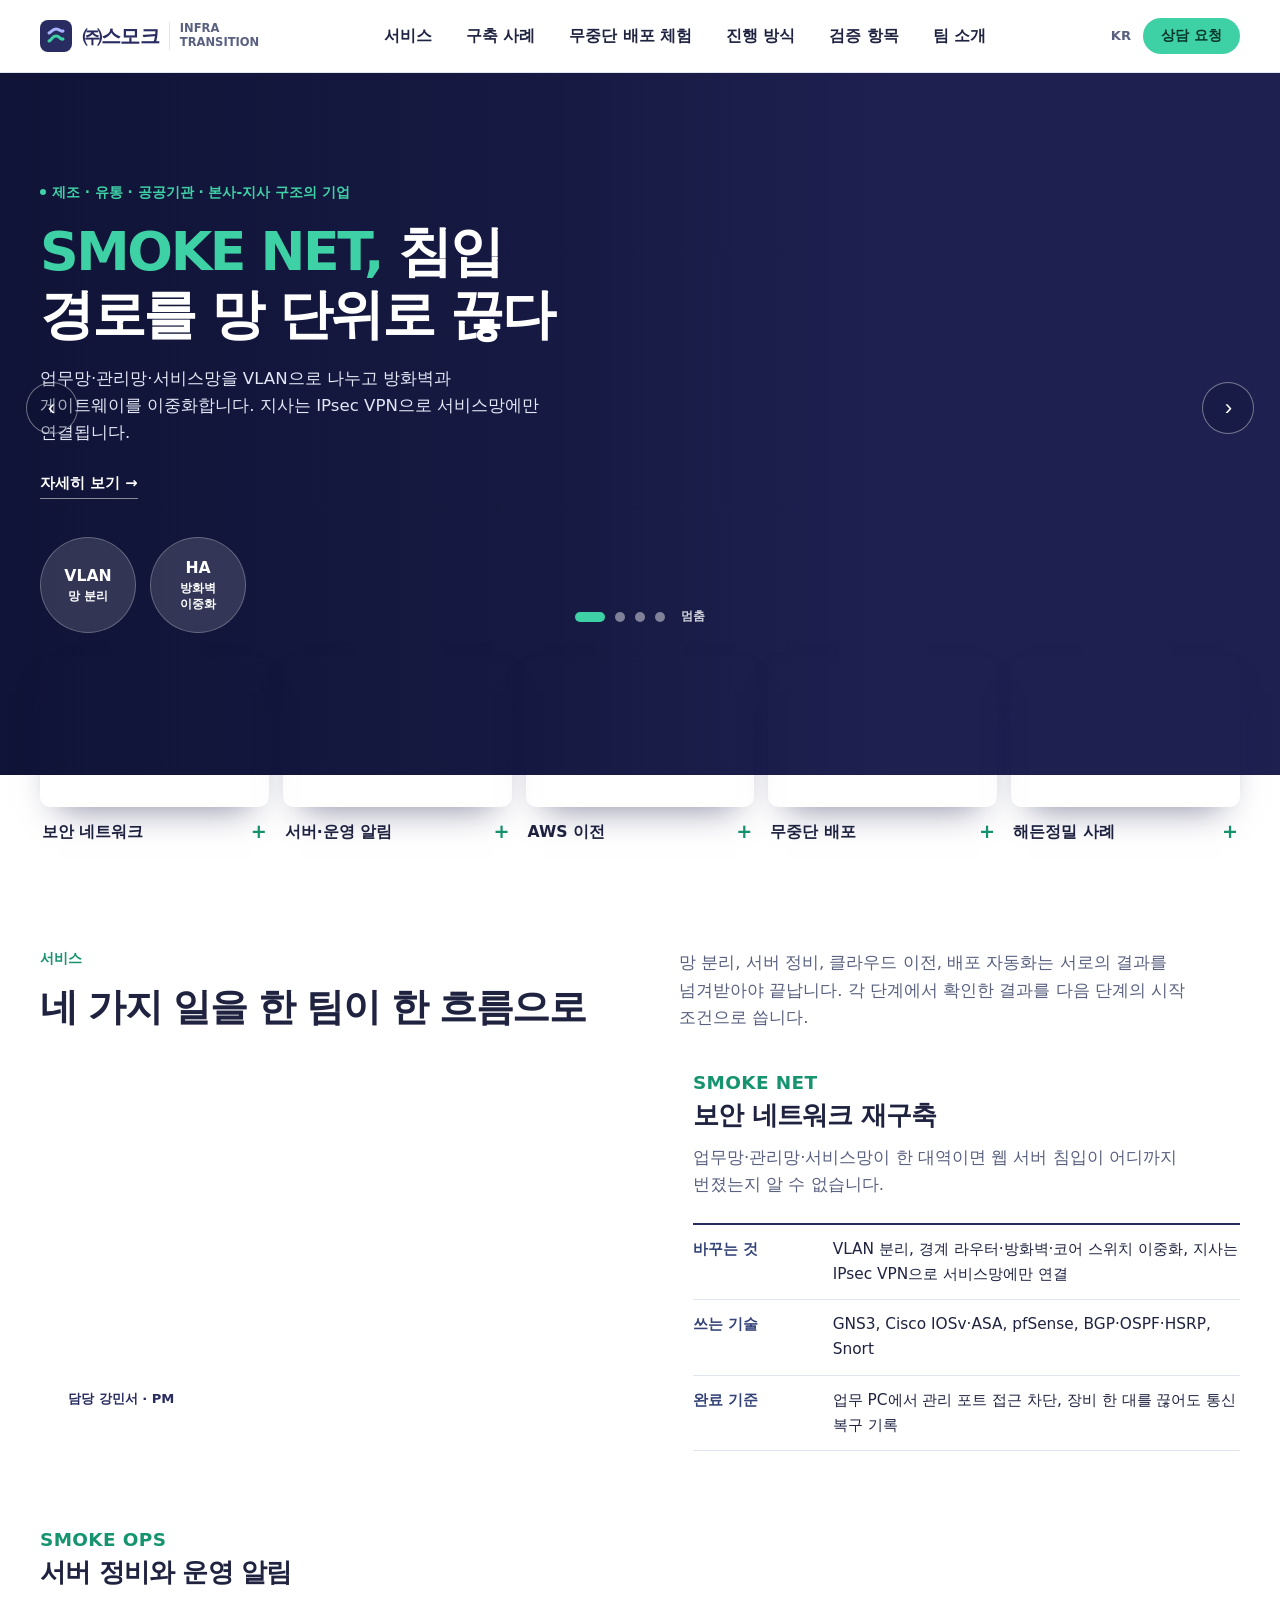
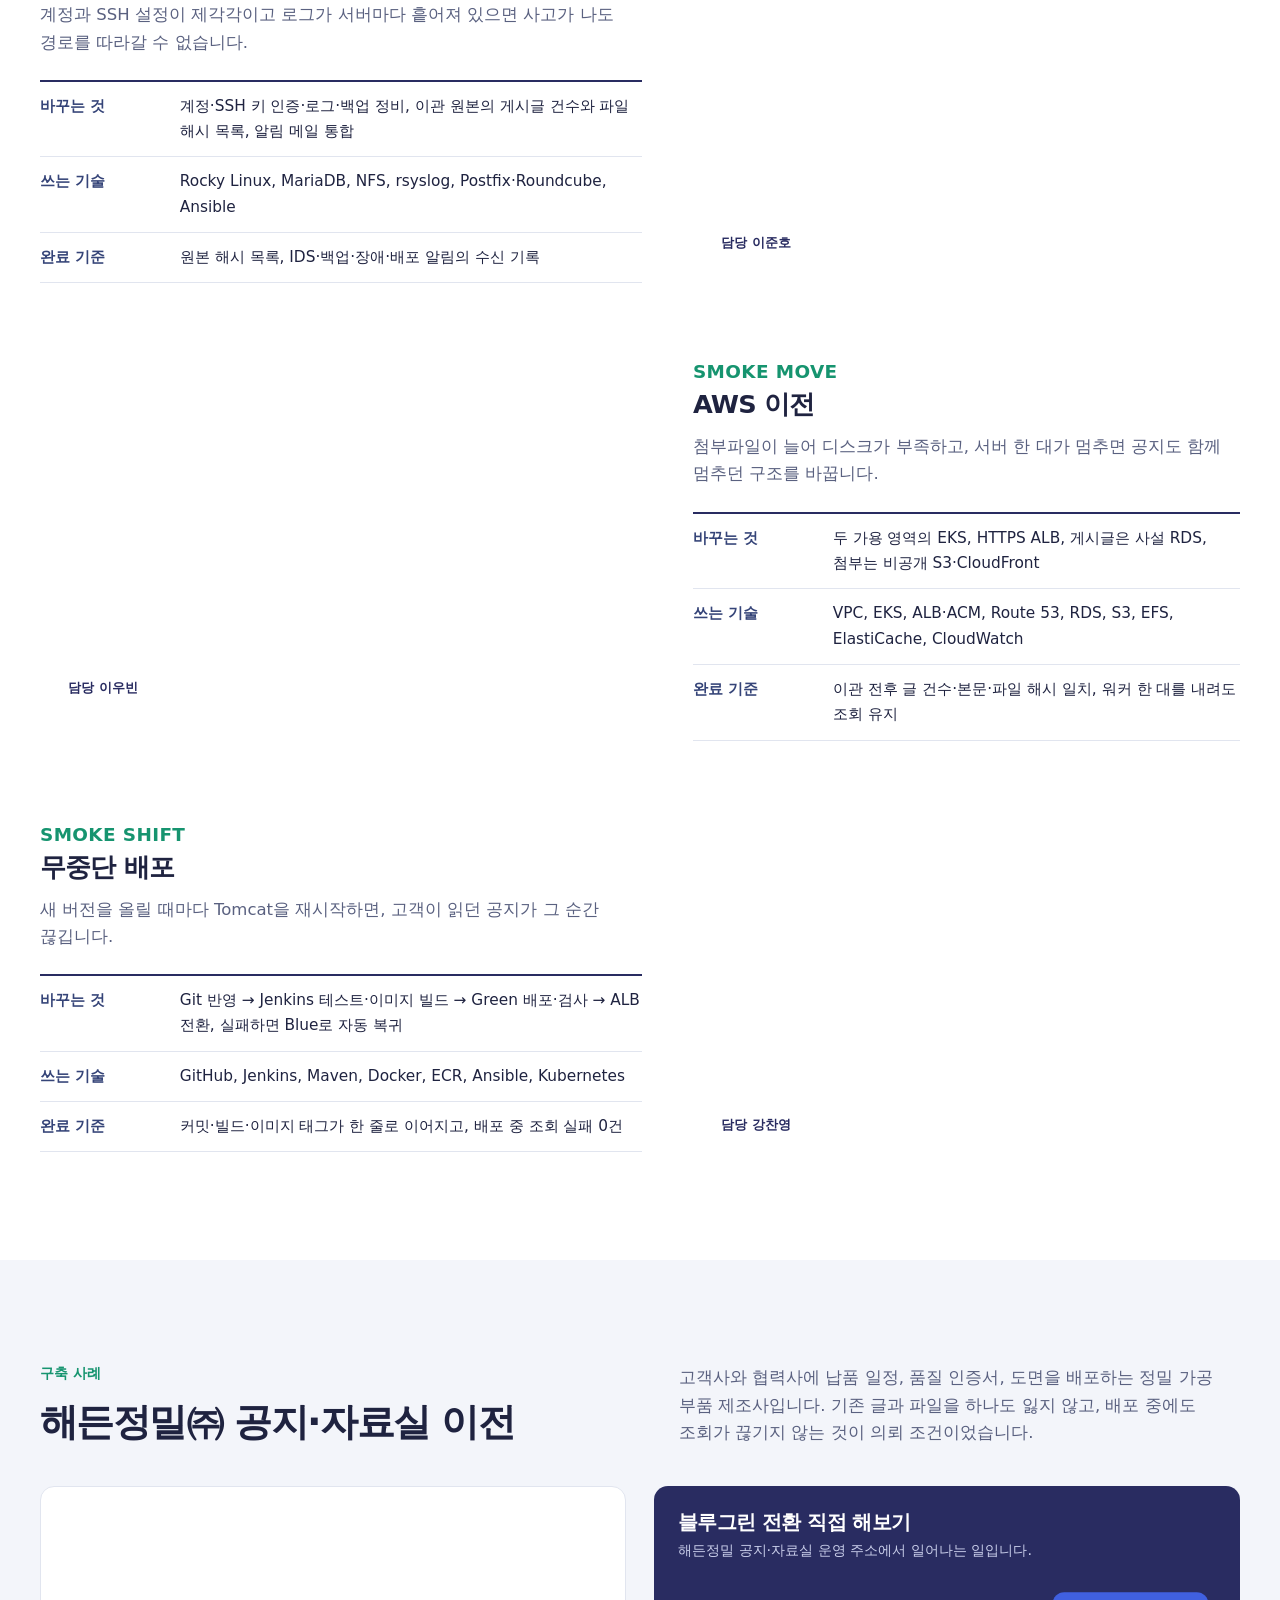
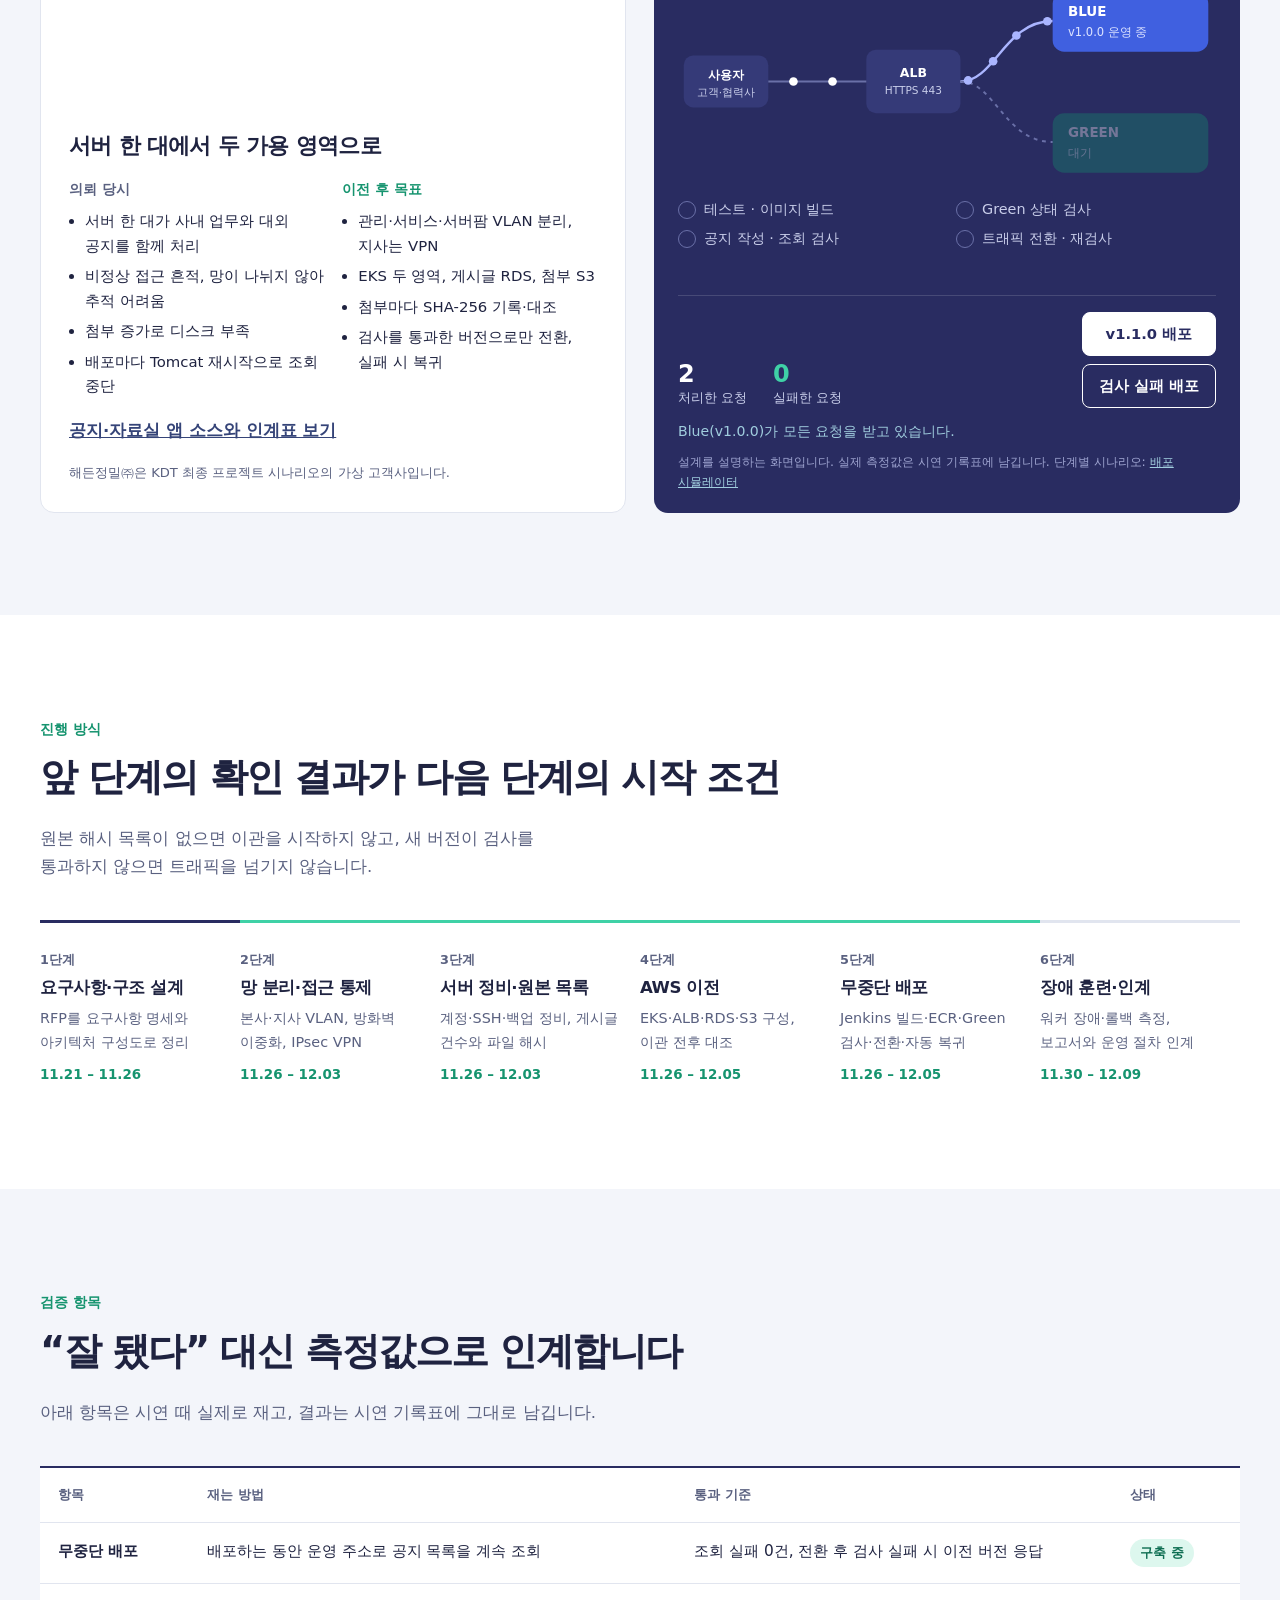
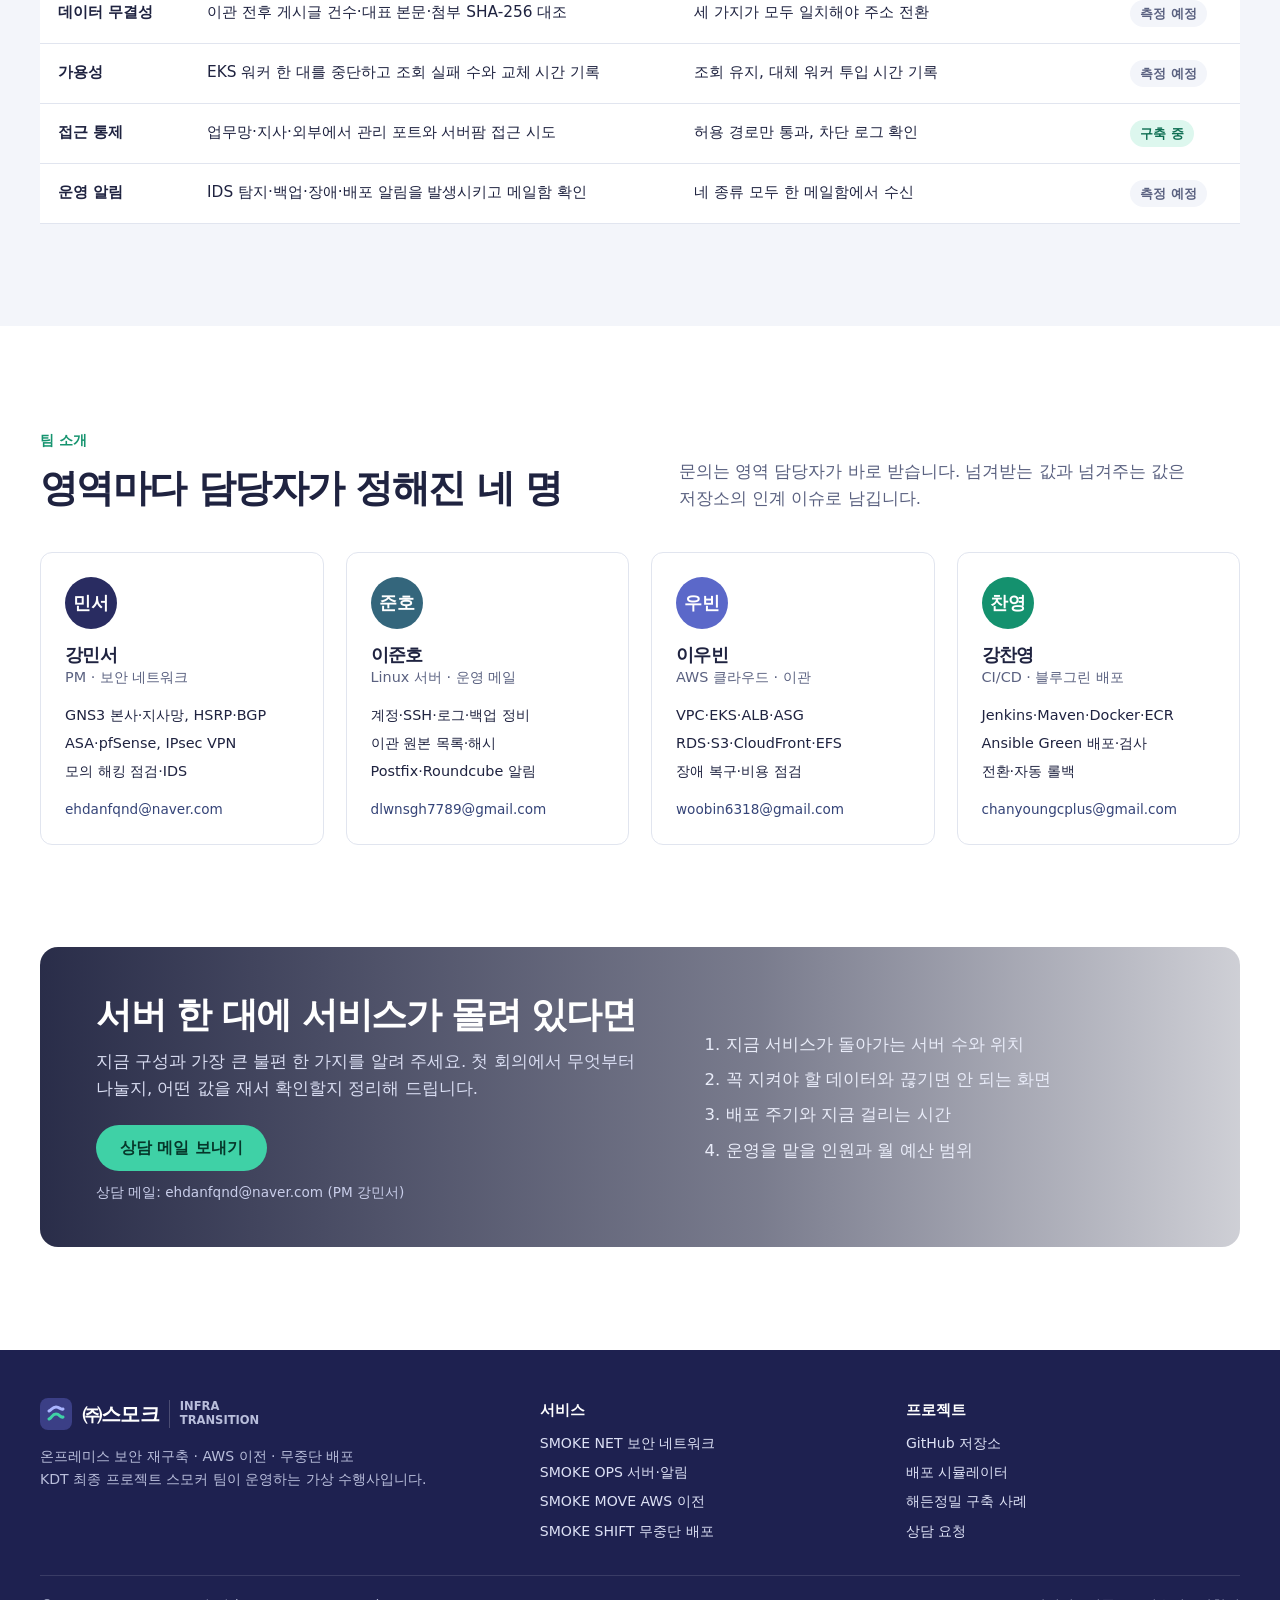
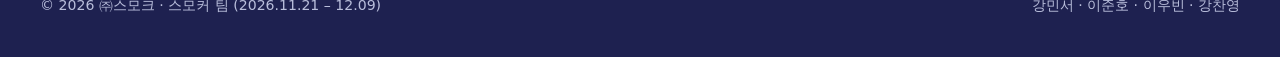
<file: docs/site/src/template.html>
<!DOCTYPE html>
<html lang="ko">
<head>
<meta charset="UTF-8">
<meta name="viewport" content="width=device-width, initial-scale=1">
<title>㈜스모크 | 인프라 전환 전문</title>
<meta name="description" content="㈜스모크는 온프레미스 보안 재구축, AWS 이전, 무중단 배포를 한 흐름으로 맡습니다.">
<link rel="icon" href="data:image/svg+xml,%3Csvg xmlns='http://www.w3.org/2000/svg' viewBox='0 0 32 32'%3E%3Crect width='32' height='32' rx='8' fill='%23292C61'/%3E%3Cpath d='M9 21c3-1 3-5 7-5s4 4 7 3' stroke='%233FD1A6' stroke-width='3' fill='none' stroke-linecap='round'/%3E%3Cpath d='M9 13c3-1 3-4 7-4s4 3 7 2' stroke='%23AAB5FF' stroke-width='3' fill='none' stroke-linecap='round'/%3E%3C/svg%3E">
<style>/*FONTS*/</style>
<style>
/*
VOICE   기업 홈페이지 — 차분하고 신뢰감 있게, 제품(서비스)별로 큰 장면을 넘기는 대형 슬라이더
IDEA    제조사 제품 카탈로그 홈: 서비스 하나가 한 장의 "제품 사진"이 된다
PICTURE 슬라이드마다 그린 장면(타워·서버 통로·구름 위 두 영역·빛 궤적), 아래 카드 줄은 같은 장면의 크롭
COLOUR  남색 #292C61 기반, 민트 #3FD1A6 는 서비스 이름과 버튼에만, 파랑/초록은 블루그린 슬롯 의미로만
TYPE    원티드 산스 한 가족. 제목 SemiBold 600 + 좁은 자간으로 무게감, 본문 Regular 400 · 보조 Medium 500. 700 이상은 쓰지 않는다
LAYOUT  흰 헤더 → 전폭 히어로 슬라이더 + 원형 배지 → 히어로에 걸친 이미지 카드 5장 → 섹션 → 남색 푸터
*/
:root{
  --navy:#292C61; --navy-2:#354478; --navy-3:#1E2150; --ink:#1F2340; --text-2:#5A6180;
  --mint:#3FD1A6; --mint-d:#16946F; --peri:#AAB5FF; --sky:#A0CDDE;
  --bg:#FFFFFF; --soft:#F3F5FA; --line:#E1E5EF;
  --blue:#4060E0; --green:#14916E; --red:#C33A3A;
  --font:"Wanted Sans","Apple SD Gothic Neo","Malgun Gothic","Noto Sans KR",system-ui,sans-serif;
  --display:var(--font);
}
*{box-sizing:border-box;min-width:0}
html{scroll-behavior:smooth;scroll-padding-top:84px}
body{margin:0;font-family:var(--font);color:var(--ink);background:var(--bg);font-size:16.5px;line-height:1.65;word-break:keep-all;overflow-wrap:break-word;overflow-x:clip}
a{color:inherit}
:focus-visible{outline:3px solid var(--mint);outline-offset:3px;border-radius:4px}
h1,h2,h3{margin:0;letter-spacing:-.03em;line-height:1.25;font-weight:600}
b,strong{font-weight:600}
.d{font-family:var(--display);font-weight:600;letter-spacing:-.01em}
p{margin:0}
.wrap{width:min(1200px,100% - 40px);margin-inline:auto}
.sr-only{position:absolute;width:1px;height:1px;overflow:hidden;clip:rect(0 0 0 0);white-space:nowrap}
svg.sym{position:absolute;width:0;height:0;overflow:hidden}

/* ---------- 헤더 ---------- */
.hd{position:sticky;top:0;z-index:30;background:#fff;border-bottom:1px solid var(--line)}
.hd-in{display:flex;align-items:center;gap:28px;height:72px}
.logo{display:flex;align-items:center;gap:10px;text-decoration:none;color:var(--navy);flex:none}
.logo svg{width:32px;height:32px}
.logo b{font-family:var(--display);font-size:1.25rem;font-weight:600;letter-spacing:-.04em}
.logo small{font-size:.72rem;color:var(--text-2);font-weight:600;padding-left:10px;border-left:1px solid var(--line);line-height:1.2}
.gnb{display:flex;gap:6px;margin:0 auto}
.gnb a{position:relative;padding:24px 14px;text-decoration:none;font-weight:600;font-size:.98rem;color:var(--ink)}
.gnb a::after{content:"";position:absolute;left:14px;right:14px;bottom:-1px;height:3px;background:var(--mint);transform:scaleX(0);transition:transform .2s}
.gnb a:hover::after,.gnb a.on::after{transform:scaleX(1)}
.util{display:flex;align-items:center;gap:12px;flex:none}
.pill{display:inline-flex;align-items:center;height:36px;padding:0 18px;border-radius:999px;background:var(--mint);color:#06372A;font-weight:600;font-size:.9rem;text-decoration:none}
.pill:hover{background:#5BE0B9}
.lang{font-size:.82rem;font-weight:600;color:var(--text-2)}
.burger{display:none;width:44px;height:44px;border:0;background:none;cursor:pointer;padding:10px}
.burger span{display:block;height:2px;background:var(--navy);margin:5px 0}

/* ---------- 히어로 슬라이더 ---------- */
.hero{position:relative;height:clamp(560px,78vh,720px);background:var(--navy-3);overflow:hidden;color:#fff}
.slide{position:absolute;inset:0;opacity:0;visibility:hidden;transition:opacity .9s ease,visibility 0s .9s}
.slide.on{opacity:1;visibility:visible;transition:opacity .9s ease}
.slide .bg{position:absolute;inset:0;width:100%;height:100%;transform:scale(1.06);transition:transform 7s ease-out}
.slide.on .bg{transform:scale(1)}
.slide::after{content:"";position:absolute;inset:0;background:linear-gradient(90deg,rgba(12,16,48,.78) 0%,rgba(12,16,48,.45) 42%,rgba(12,16,48,0) 70%)}
.copy{position:relative;z-index:2;padding-top:clamp(70px,12vh,120px)}
.tag{font-size:.86rem;font-weight:600;color:var(--mint);display:flex;gap:6px;align-items:center}
.tag::before{content:"";width:6px;height:6px;border-radius:50%;background:var(--mint)}
.copy h1,.copy h2{font-family:var(--display);font-weight:600;font-size:clamp(2.1rem,4.2vw,3.4rem);line-height:1.18;letter-spacing:-.045em;margin-top:16px;max-width:15em;text-wrap:balance}
.copy h1 em,.copy h2 em{font-style:normal;color:var(--mint)}
.copy p{margin-top:18px;max-width:31em;color:#E3E7F6;font-size:1.04rem}
.more{display:inline-flex;gap:8px;align-items:center;margin-top:24px;font-weight:600;font-size:.92rem;color:#fff;text-decoration:none;border-bottom:1px solid rgba(255,255,255,.5);padding-bottom:3px}
.more:hover{border-color:var(--mint);color:var(--mint)}
.badges{display:flex;gap:14px;margin-top:38px}
.badge{width:96px;height:96px;border-radius:50%;background:rgba(255,255,255,.14);backdrop-filter:blur(6px);border:1px solid rgba(255,255,255,.25);display:grid;place-items:center;text-align:center;font-size:.78rem;font-weight:600;line-height:1.3;padding:10px}
.badge b{display:block;font-family:var(--display);font-size:.98rem;font-weight:600;color:#fff;margin-bottom:2px}
.arrow{position:absolute;top:44%;z-index:4;width:52px;height:52px;border-radius:50%;border:1px solid rgba(255,255,255,.4);background:rgba(10,14,40,.25);color:#fff;font-size:1.4rem;cursor:pointer;display:grid;place-items:center}
.arrow:hover{background:rgba(255,255,255,.18)}
.arrow.prev{left:clamp(10px,2vw,28px)}.arrow.next{right:clamp(10px,2vw,28px)}
.dots{position:absolute;z-index:4;left:50%;transform:translateX(-50%);bottom:150px;display:flex;gap:10px;align-items:center}
.dots button{width:10px;height:10px;border-radius:999px;border:0;background:rgba(255,255,255,.45);cursor:pointer;padding:0;transition:width .3s}
.dots button.on{width:30px;background:var(--mint)}
.dots .pause{width:auto;height:auto;background:none;color:#fff;font-size:.75rem;font-weight:600;margin-left:6px;opacity:.8}

/* 히어로에 걸친 카드 줄 */
.quick{position:relative;z-index:5;margin-top:-118px}
.quick ul{list-style:none;margin:0;padding:0;display:grid;grid-template-columns:repeat(5,minmax(0,1fr));gap:14px}
.quick a{display:block;text-decoration:none;color:var(--ink)}
.quick .ph{display:block;height:150px;border-radius:10px;overflow:hidden;box-shadow:0 18px 34px -18px rgba(20,24,70,.55);position:relative}
.quick .ph svg{width:100%;height:100%;display:block;transition:transform .5s}
.quick a:hover .ph svg{transform:scale(1.06)}
.quick .lb{display:flex;justify-content:space-between;align-items:center;padding:12px 2px 0;font-weight:600;font-size:.98rem}
.quick .lb i{font-style:normal;color:var(--mint-d);font-size:1.2rem;line-height:1}

/* ---------- 공통 섹션 ---------- */
.sec{padding:clamp(64px,8vw,110px) 0}
.sec.soft{background:var(--soft)}
.sec-t{display:flex;justify-content:space-between;align-items:flex-end;gap:24px;margin-bottom:40px;flex-wrap:wrap}
.sec-t h2{font-family:var(--display);font-weight:600;font-size:clamp(1.75rem,3vw,2.45rem);letter-spacing:-.04em;line-height:1.25}
.sec-t p{color:var(--text-2);max-width:34em}
.kicker{display:block;font-size:.9rem;font-weight:600;color:var(--mint-d);margin-bottom:12px}

/* 서비스: 큰 이미지 + 글, 좌우 교차 */
.svc{display:grid;gap:clamp(48px,6vw,80px)}
.svc article{display:grid;grid-template-columns:1.1fr 1fr;gap:clamp(28px,4vw,56px);align-items:center}
.svc article:nth-child(even) .ph{order:2}
.svc .ph{height:340px;border-radius:14px;overflow:hidden;position:relative}
.svc .ph svg{width:100%;height:100%;display:block}
.svc .ph .who{position:absolute;left:16px;bottom:16px;background:rgba(255,255,255,.92);color:var(--navy);font-size:.82rem;font-weight:600;padding:6px 12px;border-radius:999px}
.svc h3{font-size:clamp(1.35rem,2vw,1.6rem);font-weight:600}
.svc h3 em{font-family:var(--display);font-weight:600;display:block;font-size:.72em;margin-bottom:6px;letter-spacing:.02em}
.svc h3 em{font-style:normal;color:var(--mint-d)}
.svc .lead{margin-top:12px;color:var(--text-2)}
.svc dl{margin:24px 0 0;display:grid;gap:0;border-top:2px solid var(--navy)}
.svc dl div{display:grid;grid-template-columns:7.5em 1fr;gap:16px;padding:12px 0;border-bottom:1px solid var(--line)}
.svc dt{font-weight:600;color:var(--navy-2);font-size:.92rem}
.svc dd{margin:0;font-size:.96rem}

/* 사례 + 데모 */
.case{display:grid;grid-template-columns:1fr 1fr;gap:28px;align-items:stretch}
.case-card{background:#fff;border-radius:14px;overflow:hidden;border:1px solid var(--line);display:flex;flex-direction:column}
.case-card .ph{height:220px}
.case-card .ph svg{width:100%;height:100%;display:block}
.case-card .body{padding:26px 28px 28px;display:grid;gap:18px}
.case-card h3{font-size:1.35rem;font-weight:600}
.ba{display:grid;grid-template-columns:1fr 1fr;gap:18px}
.ba h4{margin:0 0 8px;font-size:.88rem;color:var(--text-2)}
.ba ul{margin:0;padding-left:1.1em;display:grid;gap:6px;font-size:.93rem}
.ba .after h4{color:var(--mint-d)}
.case-card .fine{font-size:.82rem;color:var(--text-2)}
.textlink{font-weight:600;color:var(--navy-2)}

.switch{background:var(--navy);color:#fff;border-radius:14px;padding:24px 24px 20px;display:flex;flex-direction:column}
.switch h3{font-size:1.25rem;font-weight:600}
.switch .sub{color:#C9CEEA;font-size:.9rem;margin-top:4px}
.flow{width:100%;height:auto;display:block;margin-top:8px}
.checks{list-style:none;margin:6px 0 0;padding:0;display:grid;grid-template-columns:1fr 1fr;gap:6px 18px;font-size:.9rem}
.checks li{display:flex;gap:8px;align-items:center;color:#C9CEEA}
.checks .m{width:18px;height:18px;border-radius:50%;border:1.5px solid #6A70A8;flex:none;display:grid;place-items:center;font-size:.7rem;font-weight:600}
.checks li.run,.checks li.ok{color:#fff}
.checks li.run .m{border-color:var(--peri);border-top-color:transparent;animation:spin .8s linear infinite}
.checks li.ok .m{background:var(--mint);border-color:var(--mint);color:var(--navy)}
.checks li.fail{color:#FFD2D2}.checks li.fail .m{background:var(--red);border-color:var(--red);color:#fff}
@keyframes spin{to{transform:rotate(360deg)}}
.meter{display:flex;gap:26px;margin-top:auto;padding-top:16px;border-top:1px solid rgba(255,255,255,.14);align-items:flex-end;flex-wrap:wrap}
.meter div{display:grid}
.meter b{font-family:var(--display);font-size:1.5rem;font-weight:600;line-height:1.1}
.meter span{font-size:.8rem;color:#C9CEEA}
.meter .zero b{color:var(--mint)}
.sw-btns{margin-left:auto;display:flex;gap:8px;flex-wrap:wrap}
.btn{display:inline-flex;align-items:center;justify-content:center;min-height:44px;padding:0 16px;border-radius:8px;font:inherit;font-weight:600;font-size:.92rem;cursor:pointer;border:1.5px solid #fff;text-decoration:none}
.btn-w{background:#fff;color:var(--navy)}.btn-w:hover{background:var(--mint);border-color:var(--mint)}
.btn-o{background:transparent;color:#fff}.btn-o:hover{background:rgba(255,255,255,.1)}
.btn:disabled{opacity:.45;cursor:not-allowed}
.log{margin-top:12px;font-size:.88rem;color:var(--sky);min-height:1.5em}
.note{margin-top:8px;font-size:.78rem;color:#9EA4D0}
.note a{color:var(--sky)}

/* 진행 방식 */
.steps{list-style:none;margin:0;padding:0;display:grid;grid-template-columns:repeat(6,minmax(0,1fr))}
.steps li{padding:22px 18px 0 0;border-top:3px solid var(--line)}
.steps li.done{border-top-color:var(--navy)}
.steps li.now{border-top-color:var(--mint)}
.steps .n{font-family:var(--display);font-size:.8rem;font-weight:600;color:var(--text-2)}
.steps h3{font-size:1.04rem;font-weight:600;margin:6px 0 8px}
.steps p{font-size:.9rem;color:var(--text-2)}
.steps time{display:block;margin-top:10px;font-size:.84rem;font-weight:600;color:var(--mint-d);white-space:nowrap}

/* 측정 */
.measure{width:100%;border-collapse:collapse;background:#fff;border-top:2px solid var(--navy)}
.measure th,.measure td{text-align:left;padding:16px 18px;border-bottom:1px solid var(--line);vertical-align:top;font-size:.96rem}
.measure th{font-size:.84rem;color:var(--text-2);font-weight:600}
.measure td:first-child{font-weight:600;white-space:nowrap}
.status{display:inline-block;padding:3px 10px;border-radius:999px;font-size:.8rem;font-weight:600;background:var(--soft);color:var(--text-2);white-space:nowrap}
.status.on{background:#DDF7EE;color:#0E6E52}

/* 팀 */
.team{display:grid;grid-template-columns:repeat(4,minmax(0,1fr));gap:22px}
.member{background:#fff;border:1px solid var(--line);border-radius:12px;padding:24px}
.member .av{width:52px;height:52px;border-radius:50%;display:grid;place-items:center;font-family:var(--display);font-weight:600;color:#fff;font-size:1.1rem;margin-bottom:14px}
.member h3{font-size:1.15rem;font-weight:600}
.member .role{color:var(--text-2);font-size:.9rem}
.member ul{margin:14px 0 0;padding:0;list-style:none;font-size:.9rem;display:grid;gap:4px}
.member .mail{display:block;margin-top:14px;font-size:.85rem;color:var(--navy-2);word-break:break-all}

/* 상담 배너 */
.cta{position:relative;border-radius:18px;overflow:hidden;color:#fff;min-height:300px;display:grid;align-items:center}
.cta svg.bgimg{position:absolute;inset:0;width:100%;height:100%}
.cta::before{content:"";position:absolute;inset:0;background:linear-gradient(90deg,rgba(12,16,48,.88),rgba(12,16,48,.55) 60%,rgba(12,16,48,.2))}
.cta-in{position:relative;padding:44px clamp(24px,5vw,56px);display:grid;grid-template-columns:1.2fr 1fr;gap:36px;align-items:center}
.cta h2{font-family:var(--display);letter-spacing:-.04em;font-size:clamp(1.6rem,2.8vw,2.3rem);font-weight:600;line-height:1.3}
.cta p{color:#D9DDF2;margin-top:10px}
.cta ol{margin:0;padding-left:1.2em;display:grid;gap:8px;color:#E9ECF9}
.cta .pill{margin-top:22px;height:46px;padding:0 24px;font-size:.98rem}
.cta .addr{display:block;margin-top:10px;font-size:.85rem;color:#C9CEEA}

/* 푸터 */
.ft{background:var(--navy-3);color:#B9BEDB;font-size:.88rem;padding:48px 0 40px;margin-top:clamp(64px,8vw,110px)}
.ft-in{display:grid;grid-template-columns:1.4fr 1fr 1fr;gap:32px}
.ft .logo{color:#fff}.ft .logo small{color:#B9BEDB;border-color:rgba(255,255,255,.2)}
.ft h4{margin:0 0 10px;color:#fff;font-size:.92rem;font-weight:600}
.ft ul{margin:0;padding:0;list-style:none;display:grid;gap:6px}
.ft a{color:#DDE1F5;text-decoration:none}.ft a:hover{color:var(--mint)}
.ft .copyr{grid-column:1/-1;border-top:1px solid rgba(255,255,255,.12);padding-top:18px;display:flex;justify-content:space-between;gap:16px;flex-wrap:wrap}
.top-btn{position:fixed;right:22px;bottom:22px;z-index:20;width:46px;height:46px;border-radius:50%;background:var(--mint);color:#06372A;border:0;font-size:1.1rem;font-weight:600;cursor:pointer;box-shadow:0 8px 20px -6px rgba(0,0,0,.35);opacity:0;pointer-events:none;transition:opacity .3s}
.top-btn.show{opacity:1;pointer-events:auto}

@media (max-width:1080px){
  .gnb{position:absolute;top:72px;left:0;right:0;background:#fff;flex-direction:column;gap:0;padding:8px 20px 16px;border-bottom:1px solid var(--line);display:none}
  .gnb.open{display:flex}
  .gnb a{padding:14px 4px;border-bottom:1px solid var(--line)}
  .gnb a::after{display:none}
  .burger{display:block}
  .util{margin-left:auto}
  .quick ul{grid-template-columns:repeat(3,minmax(0,1fr))}
  .quick li:nth-child(n+4){display:none}
  .svc article,.case,.cta-in{grid-template-columns:1fr}
  .svc article:nth-child(even) .ph{order:0}
  .steps{grid-template-columns:repeat(3,minmax(0,1fr));row-gap:28px}
  .team{grid-template-columns:repeat(2,minmax(0,1fr))}
  .ft-in{grid-template-columns:1fr 1fr}
}
@media (max-width:600px){
  body{font-size:16px}
  .logo small,.lang{display:none}
  .hero{height:600px}
  .slide::after{background:linear-gradient(180deg,rgba(12,16,48,.55),rgba(12,16,48,.85))}
  .copy{padding-top:48px}
  .badges{margin-top:26px}.badge{width:84px;height:84px;font-size:.72rem}
  .arrow{display:none}
  .dots{bottom:128px}
  .quick{margin-top:-96px}
  .quick ul{grid-template-columns:repeat(2,minmax(0,1fr))}
  .quick li:nth-child(n+3){display:none}
  .quick .ph{height:120px}
  .svc .ph{height:230px}
  .svc dl div{grid-template-columns:1fr;gap:2px}
  .ba{grid-template-columns:1fr}
  .checks{grid-template-columns:1fr}
  .sw-btns{margin-left:0;width:100%}
  .steps{grid-template-columns:1fr 1fr}
  .team,.ft-in{grid-template-columns:1fr}
  .measure thead{display:none}
  .measure tr{display:grid;padding:12px 0;border-bottom:1px solid var(--line)}
  .measure td{border:0;padding:3px 0}
}
@media (prefers-reduced-motion:reduce){
  html{scroll-behavior:auto}
  .slide,.slide.on,.slide .bg,.quick .ph svg{transition:none}
  .slide .bg{transform:none}
  .checks li.run .m{animation:none;border-top-color:var(--peri)}
}
</style>
</head>
<body>

<svg class="sym" aria-hidden="true" focusable="false"><!--SYMBOLS--></svg>

<header class="hd">
  <div class="wrap hd-in">
    <a class="logo" href="#top" aria-label="㈜스모크 홈">
      <svg viewBox="0 0 32 32" aria-hidden="true"><rect width="32" height="32" rx="8" fill="#292C61"/><path d="M9 21c3-1 3-5 7-5s4 4 7 3" stroke="#3FD1A6" stroke-width="3" fill="none" stroke-linecap="round"/><path d="M9 13c3-1 3-4 7-4s4 3 7 2" stroke="#AAB5FF" stroke-width="3" fill="none" stroke-linecap="round"/></svg>
      <b>㈜스모크</b><small>INFRA<br>TRANSITION</small>
    </a>
    <nav class="gnb" id="gnb" aria-label="주 메뉴">
      <a href="#services">서비스</a>
      <a href="#case">구축 사례</a>
      <a href="#demo">무중단 배포 체험</a>
      <a href="#process">진행 방식</a>
      <a href="#measure">검증 항목</a>
      <a href="#team">팀 소개</a>
    </nav>
    <div class="util">
      <span class="lang">KR</span>
      <a class="pill" href="#contact">상담 요청</a>
      <button class="burger" id="burger" type="button" aria-label="메뉴 열기" aria-expanded="false" aria-controls="gnb"><span></span><span></span><span></span></button>
    </div>
  </div>
</header>

<main id="top">
  <section class="hero" aria-roledescription="carousel" aria-label="㈜스모크 서비스">
    <div class="slide on" id="s0" role="group" aria-roledescription="slide" aria-label="1 / 4">
      <svg class="bg" aria-hidden="true"><use href="#sc-tower" width="100%" height="100%"/></svg>
      <div class="wrap copy">
        <span class="tag">제조 · 유통 · 공공기관 · 본사-지사 구조의 기업</span>
        <h1><em>SMOKE NET,</em> 침입 경로를 망 단위로 끊다</h1>
        <p>업무망·관리망·서비스망을 VLAN으로 나누고 방화벽과 게이트웨이를 이중화합니다. 지사는 IPsec VPN으로 서비스망에만 연결됩니다.</p>
        <a class="more" href="#svc-net">자세히 보기 →</a>
        <div class="badges"><span class="badge"><span><b>VLAN</b>망 분리</span></span><span class="badge"><span><b>HA</b>방화벽 이중화</span></span></div>
      </div>
    </div>
    <div class="slide" id="s1" role="group" aria-roledescription="slide" aria-label="2 / 4">
      <svg class="bg" aria-hidden="true"><use href="#sc-racks" width="100%" height="100%"/></svg>
      <div class="wrap copy">
        <span class="tag">서버 한 대가 모든 일을 하던 전산실</span>
        <h2><em>SMOKE OPS,</em> 흩어진 로그를 한 메일함으로</h2>
        <p>계정·SSH·백업을 정비하고, 이관할 게시글과 첨부파일의 원본 목록과 해시를 먼저 만듭니다. 보안 탐지·백업·장애·배포 알림은 한곳에서 받습니다.</p>
        <a class="more" href="#svc-ops">자세히 보기 →</a>
        <div class="badges"><span class="badge"><span><b>SHA-256</b>원본 목록</span></span><span class="badge"><span><b>4종</b>알림 통합</span></span></div>
      </div>
    </div>
    <div class="slide" id="s2" role="group" aria-roledescription="slide" aria-label="3 / 4">
      <svg class="bg" aria-hidden="true"><use href="#sc-cloud" width="100%" height="100%"/></svg>
      <div class="wrap copy">
        <span class="tag">디스크가 부족하고 서버가 멈추면 서비스도 멈추던 환경</span>
        <h2><em>SMOKE MOVE,</em> 글 한 건 잃지 않고 AWS로</h2>
        <p>두 가용 영역의 EKS로 서비스를 옮기고, 게시글은 사설 RDS로, 첨부는 비공개 S3로 이관합니다. 건수·본문·해시가 모두 맞아야 주소를 바꿉니다.</p>
        <a class="more" href="#svc-move">자세히 보기 →</a>
        <div class="badges"><span class="badge"><span><b>2 AZ</b>분산 배치</span></span><span class="badge"><span><b>3중</b>이관 대조</span></span></div>
      </div>
    </div>
    <div class="slide" id="s3" role="group" aria-roledescription="slide" aria-label="4 / 4">
      <svg class="bg" aria-hidden="true"><use href="#sc-trails" width="100%" height="100%"/></svg>
      <div class="wrap copy">
        <span class="tag">배포할 때마다 Tomcat을 재시작하던 서비스</span>
        <h2><em>SMOKE SHIFT,</em> 배포하는 동안에도 공지는 열려 있다</h2>
        <p>코드를 올리면 Jenkins가 빌드하고, 새 버전을 옆에 띄워 공지 작성·조회를 검사한 뒤에만 트래픽을 넘깁니다. 이상이 보이면 이전 버전으로 돌아갑니다.</p>
        <a class="more" href="#demo">전환 직접 해보기 →</a>
        <div class="badges"><span class="badge"><span><b>Blue</b>Green 전환</span></span><span class="badge"><span><b>자동</b>롤백</span></span></div>
      </div>
    </div>

    <button class="arrow prev" type="button" aria-label="이전 슬라이드">‹</button>
    <button class="arrow next" type="button" aria-label="다음 슬라이드">›</button>
    <div class="dots" role="group" aria-label="슬라이드 선택">
      <button type="button" class="on" aria-label="1번 슬라이드" aria-current="true"></button>
      <button type="button" aria-label="2번 슬라이드"></button>
      <button type="button" aria-label="3번 슬라이드"></button>
      <button type="button" aria-label="4번 슬라이드"></button>
      <button type="button" class="pause" id="pause" aria-label="자동 넘김 멈추기">멈춤</button>
    </div>
  </section>

  <nav class="wrap quick" aria-label="서비스 바로가기">
    <ul>
      <li><a href="#svc-net"><span class="ph"><svg aria-hidden="true"><use href="#sc-tower" width="100%" height="100%"/></svg></span><span class="lb">보안 네트워크<i>+</i></span></a></li>
      <li><a href="#svc-ops"><span class="ph"><svg aria-hidden="true"><use href="#sc-racks" width="100%" height="100%"/></svg></span><span class="lb">서버·운영 알림<i>+</i></span></a></li>
      <li><a href="#svc-move"><span class="ph"><svg aria-hidden="true"><use href="#sc-cloud" width="100%" height="100%"/></svg></span><span class="lb">AWS 이전<i>+</i></span></a></li>
      <li><a href="#svc-shift"><span class="ph"><svg aria-hidden="true"><use href="#sc-trails" width="100%" height="100%"/></svg></span><span class="lb">무중단 배포<i>+</i></span></a></li>
      <li><a href="#case"><span class="ph"><svg aria-hidden="true"><use href="#sc-shafts" width="100%" height="100%"/></svg></span><span class="lb">해든정밀 사례<i>+</i></span></a></li>
    </ul>
  </nav>

  <section class="sec" id="services">
    <div class="wrap">
      <div class="sec-t">
        <div><span class="kicker">서비스</span><h2>네 가지 일을 한 팀이 한 흐름으로</h2></div>
        <p>망 분리, 서버 정비, 클라우드 이전, 배포 자동화는 서로의 결과를 넘겨받아야 끝납니다. 각 단계에서 확인한 결과를 다음 단계의 시작 조건으로 씁니다.</p>
      </div>
      <div class="svc">
        <article id="svc-net">
          <div class="ph"><svg aria-hidden="true"><use href="#sc-tower" width="100%" height="100%"/></svg><span class="who">담당 강민서 · PM</span></div>
          <div>
            <h3><em>SMOKE NET</em> 보안 네트워크 재구축</h3>
            <p class="lead">업무망·관리망·서비스망이 한 대역이면 웹 서버 침입이 어디까지 번졌는지 알 수 없습니다.</p>
            <dl>
              <div><dt>바꾸는 것</dt><dd>VLAN 분리, 경계 라우터·방화벽·코어 스위치 이중화, 지사는 IPsec VPN으로 서비스망에만 연결</dd></div>
              <div><dt>쓰는 기술</dt><dd>GNS3, Cisco IOSv·ASA, pfSense, BGP·OSPF·HSRP, Snort</dd></div>
              <div><dt>완료 기준</dt><dd>업무 PC에서 관리 포트 접근 차단, 장비 한 대를 끊어도 통신 복구 기록</dd></div>
            </dl>
          </div>
        </article>
        <article id="svc-ops">
          <div class="ph"><svg aria-hidden="true"><use href="#sc-racks" width="100%" height="100%"/></svg><span class="who">담당 이준호</span></div>
          <div>
            <h3><em>SMOKE OPS</em> 서버 정비와 운영 알림</h3>
            <p class="lead">계정과 SSH 설정이 제각각이고 로그가 서버마다 흩어져 있으면 사고가 나도 경로를 따라갈 수 없습니다.</p>
            <dl>
              <div><dt>바꾸는 것</dt><dd>계정·SSH 키 인증·로그·백업 정비, 이관 원본의 게시글 건수와 파일 해시 목록, 알림 메일 통합</dd></div>
              <div><dt>쓰는 기술</dt><dd>Rocky Linux, MariaDB, NFS, rsyslog, Postfix·Roundcube, Ansible</dd></div>
              <div><dt>완료 기준</dt><dd>원본 해시 목록, IDS·백업·장애·배포 알림의 수신 기록</dd></div>
            </dl>
          </div>
        </article>
        <article id="svc-move">
          <div class="ph"><svg aria-hidden="true"><use href="#sc-cloud" width="100%" height="100%"/></svg><span class="who">담당 이우빈</span></div>
          <div>
            <h3><em>SMOKE MOVE</em> AWS 이전</h3>
            <p class="lead">첨부파일이 늘어 디스크가 부족하고, 서버 한 대가 멈추면 공지도 함께 멈추던 구조를 바꿉니다.</p>
            <dl>
              <div><dt>바꾸는 것</dt><dd>두 가용 영역의 EKS, HTTPS ALB, 게시글은 사설 RDS, 첨부는 비공개 S3·CloudFront</dd></div>
              <div><dt>쓰는 기술</dt><dd>VPC, EKS, ALB·ACM, Route 53, RDS, S3, EFS, ElastiCache, CloudWatch</dd></div>
              <div><dt>완료 기준</dt><dd>이관 전후 글 건수·본문·파일 해시 일치, 워커 한 대를 내려도 조회 유지</dd></div>
            </dl>
          </div>
        </article>
        <article id="svc-shift">
          <div class="ph"><svg aria-hidden="true"><use href="#sc-trails" width="100%" height="100%"/></svg><span class="who">담당 강찬영</span></div>
          <div>
            <h3><em>SMOKE SHIFT</em> 무중단 배포</h3>
            <p class="lead">새 버전을 올릴 때마다 Tomcat을 재시작하면, 고객이 읽던 공지가 그 순간 끊깁니다.</p>
            <dl>
              <div><dt>바꾸는 것</dt><dd>Git 반영 → Jenkins 테스트·이미지 빌드 → Green 배포·검사 → ALB 전환, 실패하면 Blue로 자동 복귀</dd></div>
              <div><dt>쓰는 기술</dt><dd>GitHub, Jenkins, Maven, Docker, ECR, Ansible, Kubernetes</dd></div>
              <div><dt>완료 기준</dt><dd>커밋·빌드·이미지 태그가 한 줄로 이어지고, 배포 중 조회 실패 0건</dd></div>
            </dl>
          </div>
        </article>
      </div>
    </div>
  </section>

  <section class="sec soft" id="case">
    <div class="wrap">
      <div class="sec-t">
        <div><span class="kicker">구축 사례</span><h2>해든정밀㈜ 공지·자료실 이전</h2></div>
        <p>고객사와 협력사에 납품 일정, 품질 인증서, 도면을 배포하는 정밀 가공 부품 제조사입니다. 기존 글과 파일을 하나도 잃지 않고, 배포 중에도 조회가 끊기지 않는 것이 의뢰 조건이었습니다.</p>
      </div>
      <div class="case" id="demo">
        <article class="case-card">
          <div class="ph"><svg aria-hidden="true"><use href="#sc-shafts" width="100%" height="100%"/></svg></div>
          <div class="body">
            <h3>서버 한 대에서 두 가용 영역으로</h3>
            <div class="ba">
              <div><h4>의뢰 당시</h4><ul><li>서버 한 대가 사내 업무와 대외 공지를 함께 처리</li><li>비정상 접근 흔적, 망이 나뉘지 않아 추적 어려움</li><li>첨부 증가로 디스크 부족</li><li>배포마다 Tomcat 재시작으로 조회 중단</li></ul></div>
              <div class="after"><h4>이전 후 목표</h4><ul><li>관리·서비스·서버팜 VLAN 분리, 지사는 VPN</li><li>EKS 두 영역, 게시글 RDS, 첨부 S3</li><li>첨부마다 SHA-256 기록·대조</li><li>검사를 통과한 버전으로만 전환, 실패 시 복귀</li></ul></div>
            </div>
            <a class="textlink" href="https://github.com/CHANYOUNGKANG/Final_4gl_team_smoke/tree/main/app">공지·자료실 앱 소스와 인계표 보기</a>
            <p class="fine">해든정밀㈜은 KDT 최종 프로젝트 시나리오의 가상 고객사입니다.</p>
          </div>
        </article>

        <div class="switch" aria-labelledby="sw-title">
          <h3 id="sw-title">블루그린 전환 직접 해보기</h3>
          <p class="sub">해든정밀 공지·자료실 운영 주소에서 일어나는 일입니다.</p>
          <svg class="flow" viewBox="0 0 560 230" role="img" aria-labelledby="flow-desc">
            <desc id="flow-desc">사용자 요청이 로드밸런서를 거쳐 운영 중인 버전으로 가는 그림. 배포를 누르면 새 버전이 검사를 통과한 뒤 요청이 그쪽으로 옮겨 간다.</desc>
            <g font-size="13" fill="#C9CEEA">
              <rect x="6" y="88" width="88" height="54" rx="10" fill="#353A78"/>
              <text x="50" y="112" text-anchor="middle" fill="#fff" font-weight="700">사용자</text>
              <text x="50" y="130" text-anchor="middle" font-size="11">고객·협력사</text>
              <rect x="196" y="82" width="98" height="66" rx="10" fill="#353A78"/>
              <text x="245" y="110" text-anchor="middle" fill="#fff" font-weight="700">ALB</text>
              <text x="245" y="128" text-anchor="middle" font-size="11">HTTPS 443</text>
            </g>
            <path id="p-in" d="M94 115 H196" stroke="#6A70A8" stroke-width="2" fill="none"/>
            <path id="p-blue" d="M294 115 C330 115 340 52 390 52" stroke="#6A70A8" stroke-width="2" fill="none"/>
            <path id="p-green" d="M294 115 C330 115 340 178 390 178" stroke="#6A70A8" stroke-width="2" fill="none" stroke-dasharray="4 5"/>
            <g id="n-blue"><rect x="390" y="22" width="162" height="62" rx="12" fill="#4060E0"/><text x="406" y="47" fill="#fff" font-size="14" font-weight="800">BLUE</text><text id="t-blue-v" x="406" y="68" fill="#DCE3FF" font-size="12">v1.0.0 운영 중</text></g>
            <g id="n-green" opacity=".35"><rect x="390" y="148" width="162" height="62" rx="12" fill="#14916E"/><text x="406" y="173" fill="#fff" font-size="14" font-weight="800">GREEN</text><text id="t-green-v" x="406" y="194" fill="#D5F7EC" font-size="12">대기</text></g>
            <g id="dots"></g>
          </svg>
          <ol class="checks" aria-label="배포 단계">
            <li><span class="m" aria-hidden="true"></span>테스트 · 이미지 빌드</li>
            <li><span class="m" aria-hidden="true"></span>Green 상태 검사</li>
            <li><span class="m" aria-hidden="true"></span>공지 작성 · 조회 검사</li>
            <li><span class="m" aria-hidden="true"></span>트래픽 전환 · 재검사</li>
          </ol>
          <div class="meter">
            <div><b id="c-total">0</b><span>처리한 요청</span></div>
            <div class="zero"><b id="c-fail">0</b><span>실패한 요청</span></div>
            <div class="sw-btns">
              <button class="btn btn-w" id="b-deploy" type="button">v1.1.0 배포</button>
              <button class="btn btn-o" id="b-bad" type="button">검사 실패 배포</button>
            </div>
          </div>
          <p class="log" id="log" role="status" aria-live="polite">Blue(v1.0.0)가 모든 요청을 받고 있습니다.</p>
          <p class="note">설계를 설명하는 화면입니다. 실제 측정값은 시연 기록표에 남깁니다. 단계별 시나리오: <a href="https://smoke-release-lab.chanyoungcplus.chatgpt.site">배포 시뮬레이터</a></p>
        </div>
      </div>
    </div>
  </section>

  <section class="sec" id="process">
    <div class="wrap">
      <div class="sec-t">
        <div><span class="kicker">진행 방식</span><h2>앞 단계의 확인 결과가 다음 단계의 시작 조건</h2></div>
        <p>원본 해시 목록이 없으면 이관을 시작하지 않고, 새 버전이 검사를 통과하지 않으면 트래픽을 넘기지 않습니다.</p>
      </div>
      <ol class="steps">
        <li class="done"><span class="n">1단계</span><h3>요구사항·구조 설계</h3><p>RFP를 요구사항 명세와 아키텍처 구성도로 정리</p><time>11.21 – 11.26</time></li>
        <li class="now"><span class="n">2단계</span><h3>망 분리·접근 통제</h3><p>본사·지사 VLAN, 방화벽 이중화, IPsec VPN</p><time>11.26 – 12.03</time></li>
        <li class="now"><span class="n">3단계</span><h3>서버 정비·원본 목록</h3><p>계정·SSH·백업 정비, 게시글 건수와 파일 해시</p><time>11.26 – 12.03</time></li>
        <li class="now"><span class="n">4단계</span><h3>AWS 이전</h3><p>EKS·ALB·RDS·S3 구성, 이관 전후 대조</p><time>11.26 – 12.05</time></li>
        <li class="now"><span class="n">5단계</span><h3>무중단 배포</h3><p>Jenkins 빌드·ECR·Green 검사·전환·자동 복귀</p><time>11.26 – 12.05</time></li>
        <li><span class="n">6단계</span><h3>장애 훈련·인계</h3><p>워커 장애·롤백 측정, 보고서와 운영 절차 인계</p><time>11.30 – 12.09</time></li>
      </ol>
    </div>
  </section>

  <section class="sec soft" id="measure">
    <div class="wrap">
      <div class="sec-t">
        <div><span class="kicker">검증 항목</span><h2>“잘 됐다” 대신 측정값으로 인계합니다</h2></div>
        <p>아래 항목은 시연 때 실제로 재고, 결과는 시연 기록표에 그대로 남깁니다.</p>
      </div>
      <table class="measure">
        <thead><tr><th scope="col">항목</th><th scope="col">재는 방법</th><th scope="col">통과 기준</th><th scope="col">상태</th></tr></thead>
        <tbody>
          <tr><td>무중단 배포</td><td>배포하는 동안 운영 주소로 공지 목록을 계속 조회</td><td>조회 실패 0건, 전환 후 검사 실패 시 이전 버전 응답</td><td><span class="status on">구축 중</span></td></tr>
          <tr><td>데이터 무결성</td><td>이관 전후 게시글 건수·대표 본문·첨부 SHA-256 대조</td><td>세 가지가 모두 일치해야 주소 전환</td><td><span class="status">측정 예정</span></td></tr>
          <tr><td>가용성</td><td>EKS 워커 한 대를 중단하고 조회 실패 수와 교체 시간 기록</td><td>조회 유지, 대체 워커 투입 시간 기록</td><td><span class="status">측정 예정</span></td></tr>
          <tr><td>접근 통제</td><td>업무망·지사·외부에서 관리 포트와 서버팜 접근 시도</td><td>허용 경로만 통과, 차단 로그 확인</td><td><span class="status on">구축 중</span></td></tr>
          <tr><td>운영 알림</td><td>IDS 탐지·백업·장애·배포 알림을 발생시키고 메일함 확인</td><td>네 종류 모두 한 메일함에서 수신</td><td><span class="status">측정 예정</span></td></tr>
        </tbody>
      </table>
    </div>
  </section>

  <section class="sec" id="team">
    <div class="wrap">
      <div class="sec-t">
        <div><span class="kicker">팀 소개</span><h2>영역마다 담당자가 정해진 네 명</h2></div>
        <p>문의는 영역 담당자가 바로 받습니다. 넘겨받는 값과 넘겨주는 값은 저장소의 인계 이슈로 남깁니다.</p>
      </div>
      <div class="team">
        <div class="member"><span class="av" style="background:#292C61">민서</span><h3>강민서</h3><p class="role">PM · 보안 네트워크</p><ul><li>GNS3 본사·지사망, HSRP·BGP</li><li>ASA·pfSense, IPsec VPN</li><li>모의 해킹 점검·IDS</li></ul><span class="mail">ehdanfqnd@naver.com</span></div>
        <div class="member"><span class="av" style="background:#34667C">준호</span><h3>이준호</h3><p class="role">Linux 서버 · 운영 메일</p><ul><li>계정·SSH·로그·백업 정비</li><li>이관 원본 목록·해시</li><li>Postfix·Roundcube 알림</li></ul><span class="mail">dlwnsgh7789@gmail.com</span></div>
        <div class="member"><span class="av" style="background:#5B68C9">우빈</span><h3>이우빈</h3><p class="role">AWS 클라우드 · 이관</p><ul><li>VPC·EKS·ALB·ASG</li><li>RDS·S3·CloudFront·EFS</li><li>장애 복구·비용 점검</li></ul><span class="mail">woobin6318@gmail.com</span></div>
        <div class="member"><span class="av" style="background:#14916E">찬영</span><h3>강찬영</h3><p class="role">CI/CD · 블루그린 배포</p><ul><li>Jenkins·Maven·Docker·ECR</li><li>Ansible Green 배포·검사</li><li>전환·자동 롤백</li></ul><span class="mail">chanyoungcplus@gmail.com</span></div>
      </div>
    </div>
  </section>

  <section class="wrap" id="contact">
    <div class="cta">
      <svg class="bgimg" aria-hidden="true"><use href="#sc-trails" width="100%" height="100%"/></svg>
      <div class="cta-in">
        <div>
          <h2>서버 한 대에 서비스가 몰려 있다면</h2>
          <p>지금 구성과 가장 큰 불편 한 가지를 알려 주세요. 첫 회의에서 무엇부터 나눌지, 어떤 값을 재서 확인할지 정리해 드립니다.</p>
          <a class="pill" href="mailto:ehdanfqnd@naver.com?subject=%5B%EC%83%81%EB%8B%B4%5D%20%EC%9D%B8%ED%94%84%EB%9D%BC%20%EC%A0%84%ED%99%98%20%EB%AC%B8%EC%9D%98">상담 메일 보내기</a>
          <span class="addr">상담 메일: ehdanfqnd@naver.com (PM 강민서)</span>
        </div>
        <ol>
          <li>지금 서비스가 돌아가는 서버 수와 위치</li>
          <li>꼭 지켜야 할 데이터와 끊기면 안 되는 화면</li>
          <li>배포 주기와 지금 걸리는 시간</li>
          <li>운영을 맡을 인원과 월 예산 범위</li>
        </ol>
      </div>
    </div>
  </section>
</main>

<footer class="ft">
  <div class="wrap ft-in">
    <div>
      <span class="logo"><svg viewBox="0 0 32 32" aria-hidden="true"><rect width="32" height="32" rx="8" fill="#3B3F86"/><path d="M9 21c3-1 3-5 7-5s4 4 7 3" stroke="#3FD1A6" stroke-width="3" fill="none" stroke-linecap="round"/><path d="M9 13c3-1 3-4 7-4s4 3 7 2" stroke="#AAB5FF" stroke-width="3" fill="none" stroke-linecap="round"/></svg><b>㈜스모크</b><small>INFRA<br>TRANSITION</small></span>
      <p style="margin-top:14px">온프레미스 보안 재구축 · AWS 이전 · 무중단 배포<br>KDT 최종 프로젝트 스모커 팀이 운영하는 가상 수행사입니다.</p>
    </div>
    <div>
      <h4>서비스</h4>
      <ul><li><a href="#svc-net">SMOKE NET 보안 네트워크</a></li><li><a href="#svc-ops">SMOKE OPS 서버·알림</a></li><li><a href="#svc-move">SMOKE MOVE AWS 이전</a></li><li><a href="#svc-shift">SMOKE SHIFT 무중단 배포</a></li></ul>
    </div>
    <div>
      <h4>프로젝트</h4>
      <ul><li><a href="https://github.com/CHANYOUNGKANG/Final_4gl_team_smoke">GitHub 저장소</a></li><li><a href="https://smoke-release-lab.chanyoungcplus.chatgpt.site">배포 시뮬레이터</a></li><li><a href="#case">해든정밀 구축 사례</a></li><li><a href="#contact">상담 요청</a></li></ul>
    </div>
    <div class="copyr"><span>© 2026 ㈜스모크 · 스모커 팀 (2026.11.21 – 12.09)</span><span>강민서 · 이준호 · 이우빈 · 강찬영</span></div>
  </div>
</footer>

<button class="top-btn" id="top-btn" type="button" aria-label="맨 위로">↑</button>

<script>
{
  const reduce = matchMedia('(prefers-reduced-motion: reduce)').matches;
  const $ = (id) => document.getElementById(id);

  /* 모바일 메뉴 */
  const burger = $('burger'), gnb = $('gnb');
  burger.addEventListener('click', () => {
    const open = gnb.classList.toggle('open');
    burger.setAttribute('aria-expanded', open);
  });
  gnb.addEventListener('click', (e) => { if (e.target.tagName === 'A') { gnb.classList.remove('open'); burger.setAttribute('aria-expanded', 'false'); } });

  /* 히어로 슬라이더 */
  const slides = [...document.querySelectorAll('.slide')];
  const dotBtns = [...document.querySelectorAll('.dots button:not(.pause)')];
  const pauseBtn = $('pause');
  let cur = 0, timer = null, paused = reduce, hover = false;
  function go(i) {
    cur = (i + slides.length) % slides.length;
    slides.forEach((s, k) => s.classList.toggle('on', k === cur));
    dotBtns.forEach((d, k) => { d.classList.toggle('on', k === cur); d.toggleAttribute('aria-current', k === cur); });
    restart();
  }
  function restart() {
    clearInterval(timer);
    if (!paused && !hover) timer = setInterval(() => go(cur + 1), 6500);
  }
  document.querySelector('.arrow.prev').addEventListener('click', () => go(cur - 1));
  document.querySelector('.arrow.next').addEventListener('click', () => go(cur + 1));
  dotBtns.forEach((d, k) => d.addEventListener('click', () => go(k)));
  pauseBtn.addEventListener('click', () => {
    paused = !paused;
    pauseBtn.textContent = paused ? '재생' : '멈춤';
    pauseBtn.setAttribute('aria-label', paused ? '자동 넘김 다시 시작' : '자동 넘김 멈추기');
    restart();
  });
  if (reduce) pauseBtn.textContent = '재생';
  const hero = document.querySelector('.hero');
  hero.addEventListener('mouseenter', () => { hover = true; restart(); });
  hero.addEventListener('mouseleave', () => { hover = false; restart(); });
  hero.addEventListener('focusin', () => { hover = true; restart(); });
  hero.addEventListener('focusout', () => { hover = false; restart(); });
  hero.addEventListener('keydown', (e) => { if (e.key === 'ArrowLeft') go(cur - 1); if (e.key === 'ArrowRight') go(cur + 1); });
  let sx = null;
  hero.addEventListener('touchstart', (e) => { sx = e.touches[0].clientX; }, { passive: true });
  hero.addEventListener('touchend', (e) => { if (sx === null) return; const dx = e.changedTouches[0].clientX - sx; if (Math.abs(dx) > 50) go(cur + (dx < 0 ? 1 : -1)); sx = null; });
  restart();

  /* 맨 위로 */
  const topBtn = $('top-btn');
  addEventListener('scroll', () => topBtn.classList.toggle('show', scrollY > 600), { passive: true });
  topBtn.addEventListener('click', () => scrollTo({ top: 0, behavior: reduce ? 'auto' : 'smooth' }));

  /* 블루그린 전환 데모 */
  const svgNS = 'http://www.w3.org/2000/svg';
  const dots = $('dots');
  const paths = { in: $('p-in'), blue: $('p-blue'), green: $('p-green') };
  const len = Object.fromEntries(Object.entries(paths).map(([k, p]) => [k, p.getTotalLength()]));
  const steps = [...document.querySelectorAll('.checks li')];
  const bDeploy = $('b-deploy'), bBad = $('b-bad'), log = $('log');
  let live = 'blue', versions = { blue: 'v1.0.0', green: null };
  let total = 0, fail = 0, busy = false, nextVer = 1;
  const color = { blue: '#AAB5FF', green: '#3FD1A6' };
  const flying = [];
  const setStep = (i, st) => { steps[i].className = st || ''; steps[i].querySelector('.m').textContent = st === 'ok' ? '✓' : st === 'fail' ? '!' : ''; };
  const say = (t) => { log.textContent = t; };
  const node = (s, on) => $('n-' + s).setAttribute('opacity', on ? '1' : '.35');
  const edge = (s, on) => { paths[s].setAttribute('stroke', on ? color[s] : '#6A70A8'); paths[s].setAttribute('stroke-dasharray', on ? '' : '4 5'); paths[s].setAttribute('stroke-width', on ? '2.5' : '2'); };
  const label = (s, t) => { $('t-' + s + '-v').textContent = t; };
  const wait = (ms) => new Promise((r) => setTimeout(r, reduce ? Math.min(ms, 250) : ms));
  const showTotal = () => { $('c-total').textContent = total.toLocaleString('ko-KR'); };

  /* 요청은 출발할 때 목적지를 정한다 → 전환 중에도 실패가 없다 */
  function spawn() {
    const c = document.createElementNS(svgNS, 'circle');
    c.setAttribute('r', '4.5'); c.setAttribute('fill', '#fff');
    dots.appendChild(c);
    flying.push({ c, t: 0, to: live });
  }
  let last = performance.now(), acc = 0;
  function frame(now) {
    const dt = Math.min(now - last, 50); last = now; acc += dt;
    if (!reduce && acc > 210) { acc = 0; spawn(); }
    for (let i = flying.length - 1; i >= 0; i--) {
      const f = flying[i];
      f.t += dt / 1300;
      let pt;
      if (f.t < 0.45) pt = paths.in.getPointAtLength(len.in * (f.t / 0.45));
      else { pt = paths[f.to].getPointAtLength(len[f.to] * Math.min((f.t - 0.45) / 0.55, 1)); f.c.setAttribute('fill', color[f.to]); }
      f.c.setAttribute('cx', pt.x); f.c.setAttribute('cy', pt.y);
      if (f.t >= 1) { f.c.remove(); flying.splice(i, 1); total++; showTotal(); }
    }
    requestAnimationFrame(frame);
  }
  if (reduce) setInterval(() => { total += 5; showTotal(); }, 1000);
  requestAnimationFrame(frame);

  async function deploy(bad) {
    if (busy) return;
    busy = true; bDeploy.disabled = bBad.disabled = true;
    const idle = live === 'blue' ? 'green' : 'blue', prev = live;
    const ver = 'v1.' + nextVer + '.0', NAME = idle.toUpperCase(), PREV = prev.toUpperCase();
    steps.forEach((_, i) => setStep(i, ''));
    setStep(0, 'run'); say(`커밋을 받아 ${ver} 테스트와 이미지 빌드를 진행합니다.`);
    await wait(1400); setStep(0, 'ok');
    node(idle, true); label(idle, ver + ' 검사 중');
    setStep(1, 'run'); say(`${NAME}에 ${ver}를 띄웠습니다. 운영 요청은 계속 ${PREV}가 받습니다.`);
    await wait(1300); setStep(1, 'ok');
    setStep(2, 'run'); say(`${NAME} 전용 경로에서 검증 공지를 작성하고 다시 읽습니다.`);
    await wait(1300); setStep(2, 'ok');
    setStep(3, 'run'); say('ALB 리스너를 새 대상 그룹으로 바꿉니다. 이미 출발한 요청은 원래 버전이 끝까지 처리합니다.');
    live = idle; edge(idle, true); edge(prev, false);
    await wait(1500);
    if (bad) {
      setStep(3, 'fail'); say(`운영 주소 재검사에서 오류를 감지했습니다. ${PREV}로 되돌립니다.`);
      await wait(900);
      live = prev; edge(prev, true); edge(idle, false);
      label(idle, ver + ' 실패 · 보관'); node(idle, false);
      await wait(1200);
      say(`${PREV}(${versions[prev]})가 다시 모든 요청을 받습니다. 실패한 요청 ${fail}건.`);
    } else {
      setStep(3, 'ok');
      versions[idle] = ver; label(idle, ver + ' 운영 중'); label(prev, versions[prev] + ' 대기 · 복귀용'); node(prev, false);
      nextVer++;
      say(`${NAME}(${ver})가 모든 요청을 받습니다. 배포하는 동안 실패한 요청 ${fail}건.`);
      bDeploy.textContent = 'v1.' + nextVer + '.0 배포';
    }
    busy = false; bDeploy.disabled = bBad.disabled = false;
  }
  bDeploy.addEventListener('click', () => deploy(false));
  bBad.addEventListener('click', () => deploy(true));
  edge('blue', true);
}
</script>
</body>
</html>
</file>
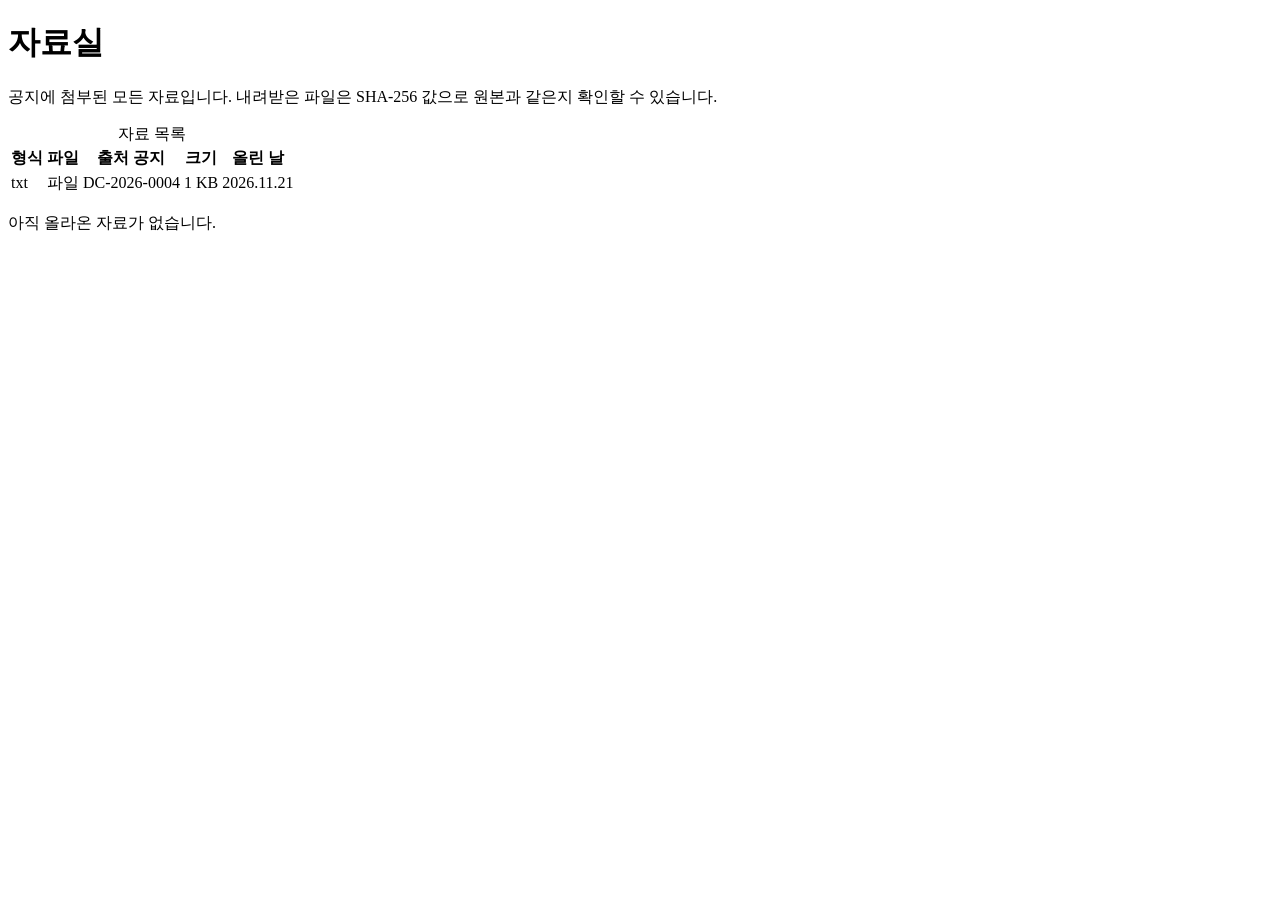
<file: app-reference/src/main/resources/templates/archive.html>
<!DOCTYPE html>
<html lang="ko" xmlns:th="http://www.thymeleaf.org">
<head th:replace="~{fragments/layout :: head('자료실')}"></head>
<body>
<header th:replace="~{fragments/layout :: header('archive')}"></header>
<main id="main" class="wrap page">
  <div class="page-head">
    <h1>자료실</h1>
    <p class="muted">공지에 첨부된 모든 자료입니다. 내려받은 파일은 SHA-256 값으로 원본과 같은지 확인할 수 있습니다.</p>
  </div>
  <table class="ledger" th:if="${!files.isEmpty()}">
    <caption class="sr-only">자료 목록</caption>
    <thead><tr><th scope="col">형식</th><th scope="col">파일</th><th scope="col" class="hide-sm">출처 공지</th>
      <th scope="col" class="num">크기</th><th scope="col" class="hide-sm">올린 날</th></tr></thead>
    <tbody>
      <tr th:each="f : ${files}">
        <td><span class="ext" th:text="${f.extension}">txt</span></td>
        <td class="title-cell"><a th:href="@{/files/{id}(id=${f.id})}" th:text="${f.originalName}">파일</a></td>
        <td class="hide-sm"><a class="quiet" th:href="@{/notices/{id}(id=${f.notice.id})}" th:text="${f.notice.docNo}">DC-2026-0004</a></td>
        <td class="num" th:text="${f.humanSize}">1 KB</td>
        <td class="hide-sm" th:text="${#temporals.format(f.uploadedAt, 'yyyy.MM.dd')}">2026.11.21</td>
      </tr>
    </tbody>
  </table>
  <div th:if="${files.isEmpty()}" class="empty-block"><p>아직 올라온 자료가 없습니다.</p></div>
</main>
<footer th:replace="~{fragments/layout :: footer}"></footer>
</body>
</html>
</file>
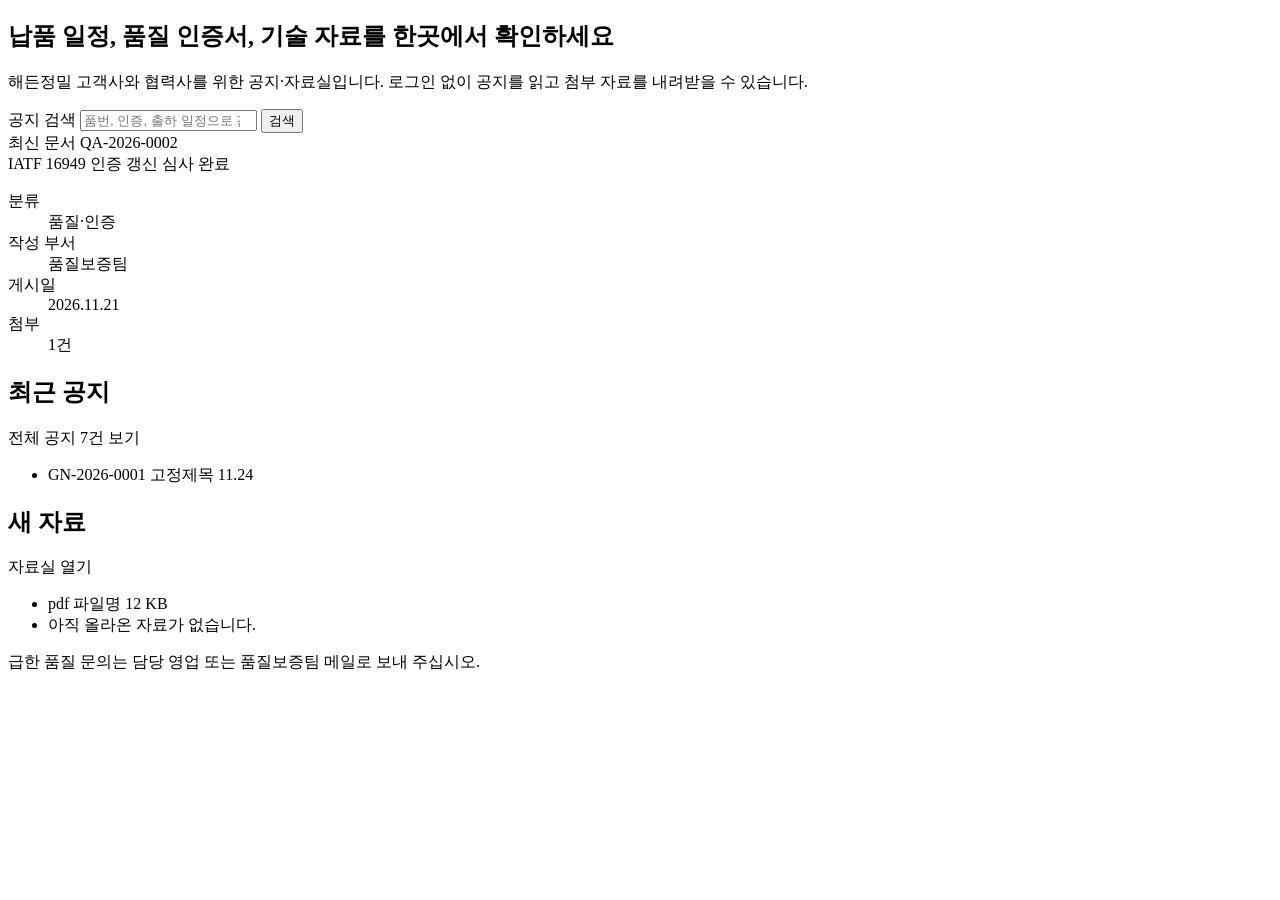
<file: app-reference/src/main/resources/templates/home.html>
<!DOCTYPE html>
<html lang="ko" xmlns:th="http://www.thymeleaf.org">
<head th:replace="~{fragments/layout :: head('홈')}"></head>
<body>
<header th:replace="~{fragments/layout :: header('home')}"></header>
<main id="main">
  <section class="hero wrap">
    <div class="hero-copy">
      <h1>납품 일정, 품질 인증서, 기술 자료를 한곳에서 확인하세요</h1>
      <p class="lead">해든정밀 고객사와 협력사를 위한 공지·자료실입니다. 로그인 없이 공지를 읽고 첨부 자료를 내려받을 수 있습니다.</p>
      <form class="search" th:action="@{/notices}" method="get" role="search">
        <label for="hq" class="sr-only">공지 검색</label>
        <input id="hq" name="q" type="search" placeholder="품번, 인증, 출하 일정으로 검색">
        <button type="submit">검색</button>
      </form>
    </div>

    <a th:if="${!latest.isEmpty()}" th:with="n=${latest[0]}" class="titleblock" th:href="@{/notices/{id}(id=${n.id})}">
      <div class="tb-row tb-head">
        <span>최신 문서</span>
        <span th:text="${n.docNo}">QA-2026-0002</span>
      </div>
      <div class="tb-title" th:text="${n.title}">IATF 16949 인증 갱신 심사 완료</div>
      <dl class="tb-grid">
        <div><dt>분류</dt><dd th:text="${n.category.label}">품질·인증</dd></div>
        <div><dt>작성 부서</dt><dd th:text="${n.writer}">품질보증팀</dd></div>
        <div><dt>게시일</dt><dd th:text="${#temporals.format(n.createdAt, 'yyyy.MM.dd')}">2026.11.21</dd></div>
        <div><dt>첨부</dt><dd th:text="${n.attachments.size()} + '건'">1건</dd></div>
      </dl>
    </a>
  </section>

  <section class="wrap two-col">
    <div>
      <div class="sec-head">
        <h2>최근 공지</h2>
        <a th:href="@{/notices}">전체 공지 <span th:text="${total}">7</span>건 보기</a>
      </div>
      <ul class="notice-lines">
        <li th:each="n : ${latest}">
          <a th:href="@{/notices/{id}(id=${n.id})}">
            <span class="docno" th:text="${n.docNo}">GN-2026-0001</span>
            <span class="t"><span th:if="${n.pinned}" class="pin">고정</span><span th:text="${n.title}">제목</span></span>
            <time th:text="${#temporals.format(n.createdAt, 'MM.dd')}">11.24</time>
          </a>
        </li>
      </ul>
    </div>
    <div>
      <div class="sec-head">
        <h2>새 자료</h2>
        <a th:href="@{/archive}">자료실 열기</a>
      </div>
      <ul class="file-lines">
        <li th:each="f : ${files}">
          <a th:href="@{/files/{id}(id=${f.id})}">
            <span class="ext" th:text="${f.extension}">pdf</span>
            <span class="t" th:text="${f.originalName}">파일명</span>
            <span class="muted" th:text="${f.humanSize}">12 KB</span>
          </a>
        </li>
        <li th:if="${files.isEmpty()}" class="empty">아직 올라온 자료가 없습니다.</li>
      </ul>
      <p class="help">급한 품질 문의는 담당 영업 또는 품질보증팀 메일로 보내 주십시오.</p>
    </div>
  </section>
</main>
<footer th:replace="~{fragments/layout :: footer}"></footer>
</body>
</html>
</file>
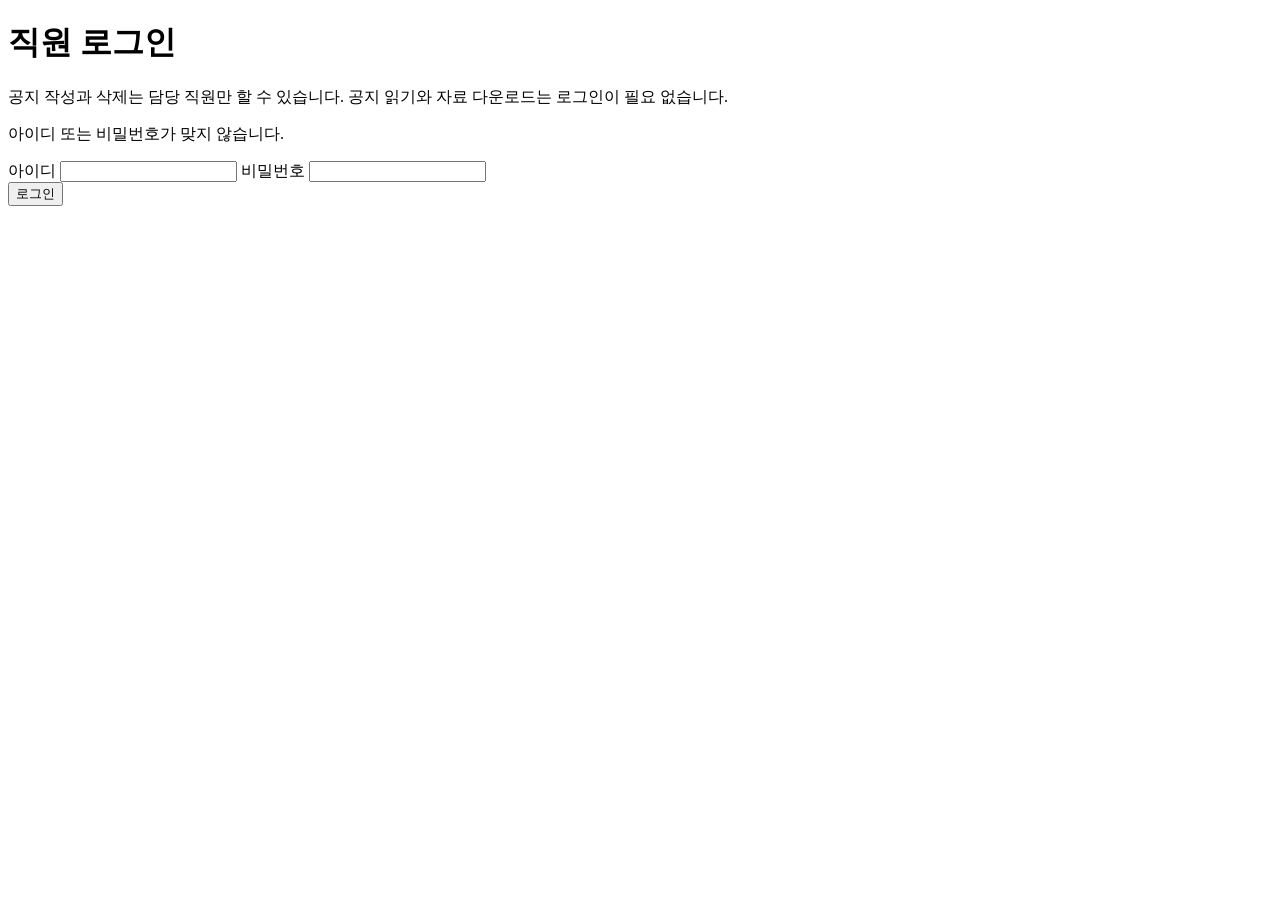
<file: app-reference/src/main/resources/templates/login.html>
<!DOCTYPE html>
<html lang="ko" xmlns:th="http://www.thymeleaf.org">
<head th:replace="~{fragments/layout :: head('직원 로그인')}"></head>
<body>
<header th:replace="~{fragments/layout :: header('login')}"></header>
<main id="main" class="wrap page narrow">
  <h1>직원 로그인</h1>
  <p class="muted">공지 작성과 삭제는 담당 직원만 할 수 있습니다. 공지 읽기와 자료 다운로드는 로그인이 필요 없습니다.</p>
  <p th:if="${param.error}" class="flash error" role="alert">아이디 또는 비밀번호가 맞지 않습니다.</p>
  <form class="form" th:action="@{/login}" method="post">
    <label for="username">아이디</label>
    <input id="username" name="username" type="text" autocomplete="username" required>
    <label for="password">비밀번호</label>
    <input id="password" name="password" type="password" autocomplete="current-password" required>
    <div class="form-actions"><button type="submit" class="btn">로그인</button></div>
  </form>
</main>
<footer th:replace="~{fragments/layout :: footer}"></footer>
</body>
</html>
</file>
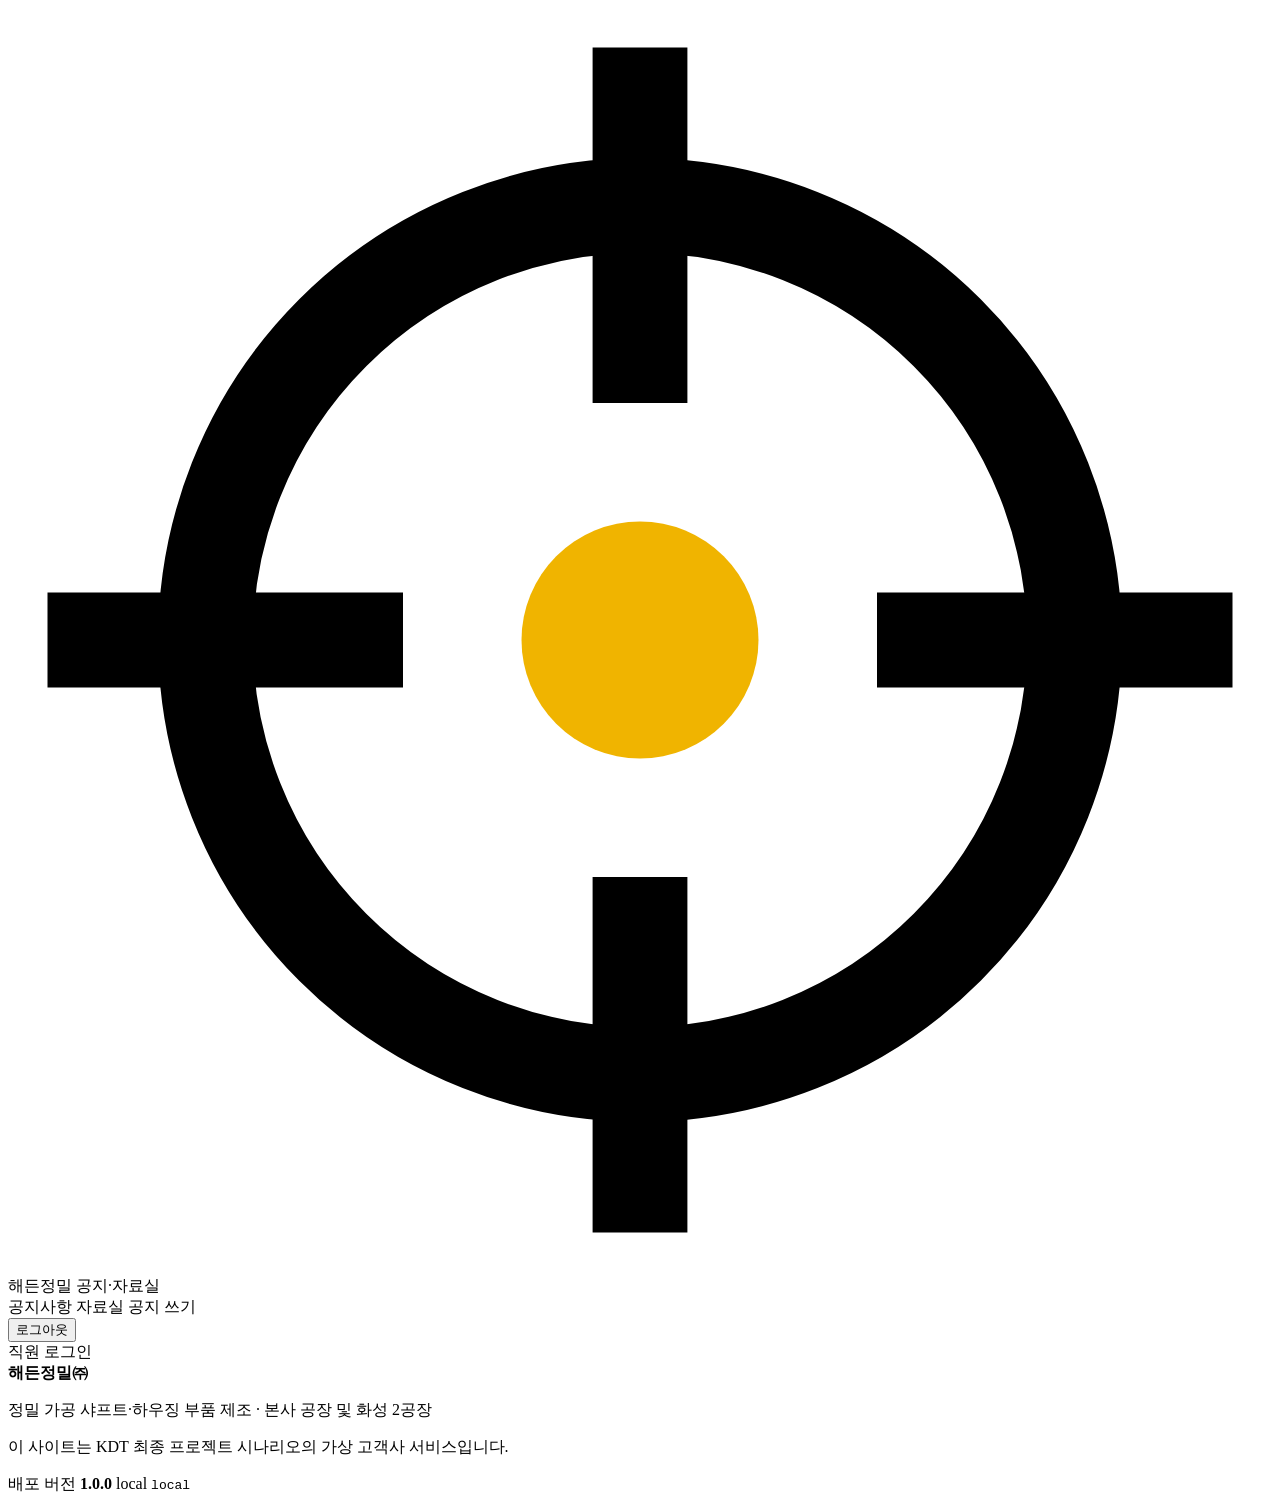
<file: app-reference/src/main/resources/templates/fragments/layout.html>
<!DOCTYPE html>
<html lang="ko" xmlns:th="http://www.thymeleaf.org" xmlns:sec="http://www.thymeleaf.org/extras/spring-security">
<head th:fragment="head(title)">
  <meta charset="UTF-8">
  <meta name="viewport" content="width=device-width, initial-scale=1">
  <title th:text="${title} + ' | 해든정밀 공지·자료실'">해든정밀 공지·자료실</title>
  <link rel="icon" th:href="@{/favicon.svg}" type="image/svg+xml">
  <link rel="stylesheet" th:href="@{/css/site.css}">
</head>
<body>

<header th:fragment="header(active)" class="site-header" th:classappend="'slot-' + ${build.slot()}">
  <div class="wrap header-inner">
    <a class="brand" th:href="@{/}">
      <svg class="brand-mark" viewBox="0 0 32 32" aria-hidden="true">
        <circle cx="16" cy="16" r="11" fill="none" stroke="currentColor" stroke-width="2.4"/>
        <path d="M16 1v9M16 22v9M1 16h9M22 16h9" stroke="currentColor" stroke-width="2.4"/>
        <circle cx="16" cy="16" r="3" fill="#F0B400"/>
      </svg>
      <span class="brand-name">해든정밀</span>
      <span class="brand-sub">공지·자료실</span>
    </a>
    <nav class="nav" aria-label="주 메뉴">
      <a th:href="@{/notices}" th:classappend="${active == 'notices'} ? 'on'" th:attr="aria-current=${active == 'notices'} ? 'page' : null">공지사항</a>
      <a th:href="@{/archive}" th:classappend="${active == 'archive'} ? 'on'" th:attr="aria-current=${active == 'archive'} ? 'page' : null">자료실</a>
      <a sec:authorize="hasRole('ADMIN')" class="nav-write" th:href="@{/notices/new}">공지 쓰기</a>
      <form sec:authorize="isAuthenticated()" th:action="@{/logout}" method="post" class="inline">
        <button type="submit" class="linkish">로그아웃</button>
      </form>
      <a sec:authorize="!isAuthenticated()" class="nav-quiet" th:href="@{/login}">직원 로그인</a>
    </nav>
  </div>
</header>

<footer th:fragment="footer" class="site-footer">
  <div class="wrap footer-inner">
    <div>
      <strong>해든정밀㈜</strong>
      <p>정밀 가공 샤프트·하우징 부품 제조 · 본사 공장 및 화성 2공장</p>
      <p class="muted">이 사이트는 KDT 최종 프로젝트 시나리오의 가상 고객사 서비스입니다.</p>
    </div>
    <div class="deploy" th:classappend="'deploy-' + ${build.slot()}" title="지금 응답한 배포 버전">
      <span class="deploy-dot" aria-hidden="true"></span>
      <span>배포 버전 <b th:text="${build.version()}">1.0.0</b></span>
      <span class="deploy-slot" th:text="${build.slot()}">local</span>
      <code th:text="${build.shortCommit()}">local</code>
    </div>
  </div>
</footer>

</body>
</html>
</file>
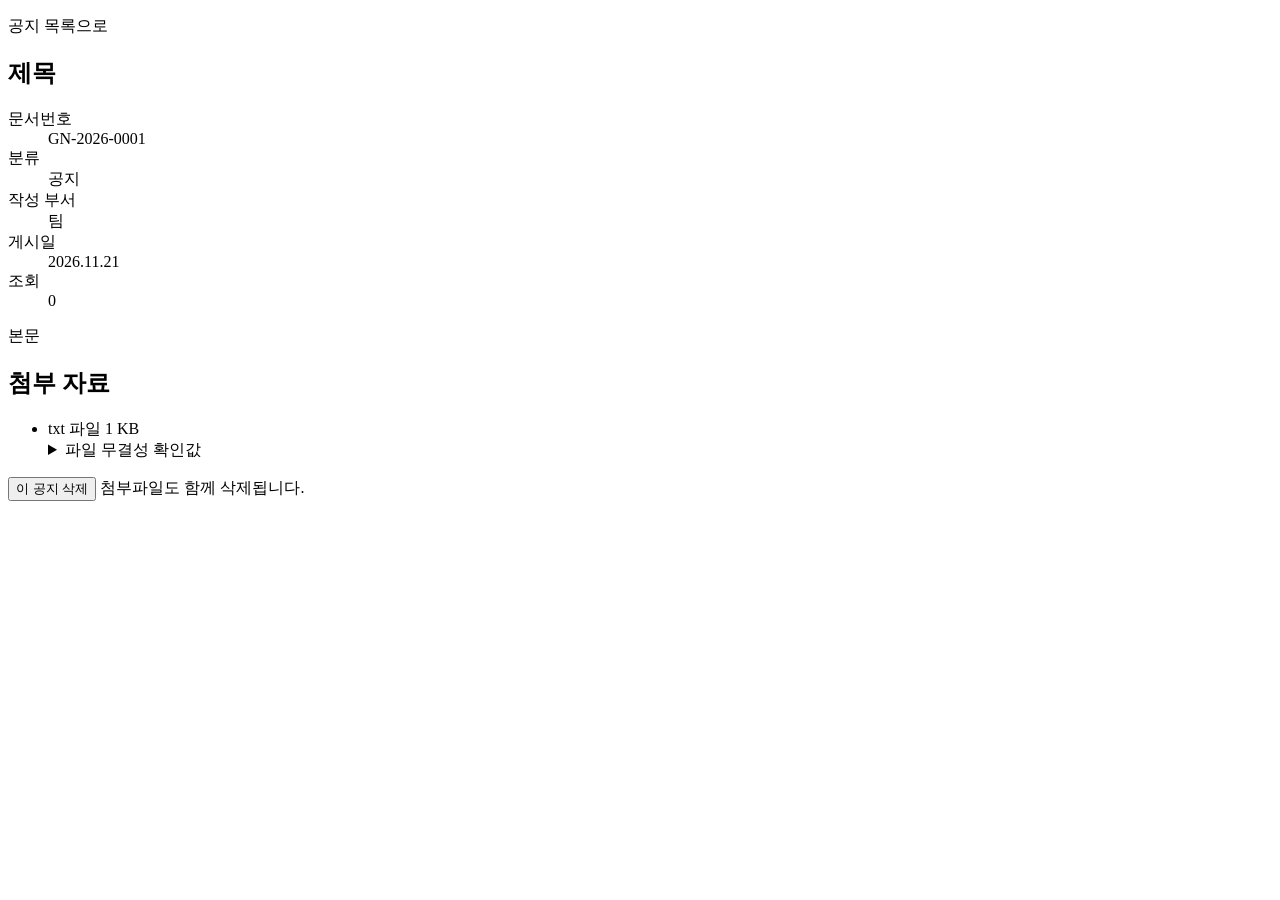
<file: app-reference/src/main/resources/templates/notices/detail.html>
<!DOCTYPE html>
<html lang="ko" xmlns:th="http://www.thymeleaf.org" xmlns:sec="http://www.thymeleaf.org/extras/spring-security">
<head th:replace="~{fragments/layout :: head(${notice.title})}"></head>
<body>
<header th:replace="~{fragments/layout :: header('notices')}"></header>
<main id="main" class="wrap page narrow">
  <p th:if="${flash}" class="flash" role="status" th:text="${flash}"></p>
  <a class="back" th:href="@{/notices}">공지 목록으로</a>
  <article class="doc">
    <header class="doc-head">
      <h1 th:text="${notice.title}">제목</h1>
      <dl class="tb-grid tb-inline">
        <div><dt>문서번호</dt><dd th:text="${notice.docNo}">GN-2026-0001</dd></div>
        <div><dt>분류</dt><dd th:text="${notice.category.label}">공지</dd></div>
        <div><dt>작성 부서</dt><dd th:text="${notice.writer}">팀</dd></div>
        <div><dt>게시일</dt><dd th:text="${#temporals.format(notice.createdAt, 'yyyy.MM.dd HH:mm')}">2026.11.21</dd></div>
        <div><dt>조회</dt><dd th:text="${notice.viewCount}">0</dd></div>
      </dl>
    </header>
    <div class="doc-body" th:text="${notice.content}">본문</div>

    <section th:if="${!notice.attachments.isEmpty()}" class="attach" aria-labelledby="attach-h">
      <h2 id="attach-h">첨부 자료</h2>
      <ul>
        <li th:each="a : ${notice.attachments}">
          <a th:href="@{/files/{id}(id=${a.id})}">
            <span class="ext" th:text="${a.extension}">txt</span>
            <span class="t" th:text="${a.originalName}">파일</span>
            <span class="muted" th:text="${a.humanSize}">1 KB</span>
          </a>
          <details class="hash">
            <summary>파일 무결성 확인값</summary>
            <code th:text="'SHA-256 ' + ${a.sha256}">SHA-256</code>
          </details>
        </li>
      </ul>
    </section>
  </article>

  <form sec:authorize="hasRole('ADMIN')" class="danger-zone" method="post"
        th:action="@{/notices/{id}/delete(id=${notice.id})}">
    <button type="submit" class="btn-danger">이 공지 삭제</button>
    <span class="muted">첨부파일도 함께 삭제됩니다.</span>
  </form>
</main>
<footer th:replace="~{fragments/layout :: footer}"></footer>
</body>
</html>
</file>
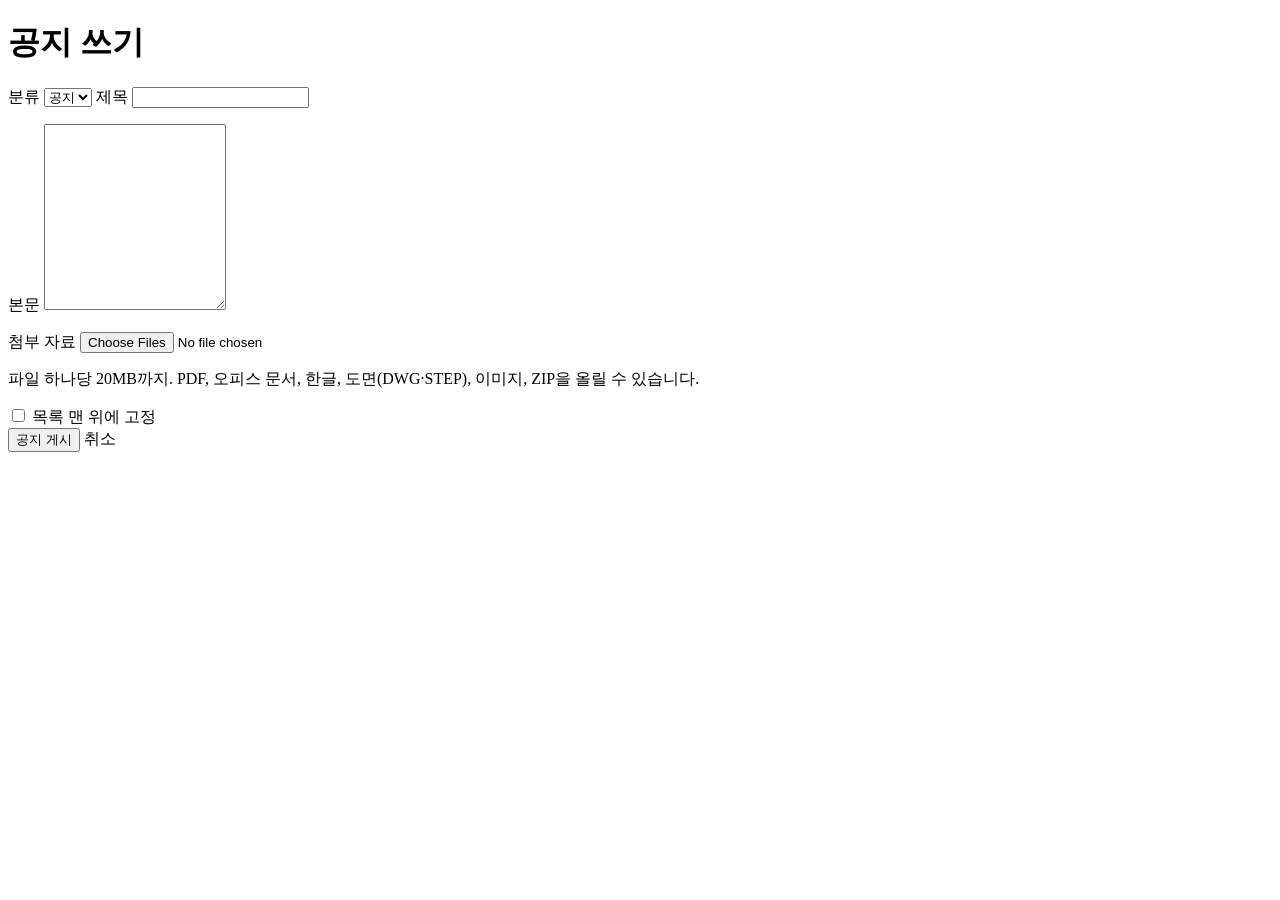
<file: app-reference/src/main/resources/templates/notices/form.html>
<!DOCTYPE html>
<html lang="ko" xmlns:th="http://www.thymeleaf.org">
<head th:replace="~{fragments/layout :: head('공지 쓰기')}"></head>
<body>
<header th:replace="~{fragments/layout :: header('notices')}"></header>
<main id="main" class="wrap page narrow">
  <h1>공지 쓰기</h1>
  <p th:if="${flash}" class="flash error" role="alert" th:text="${flash}"></p>
  <p th:if="${uploadError}" class="flash error" role="alert" th:text="${uploadError}"></p>
  <form class="form" th:action="@{/notices/new}" th:object="${form}" method="post" enctype="multipart/form-data">
    <label for="category">분류</label>
    <select id="category" th:field="*{category}">
      <option th:each="c : ${categories}" th:value="${c}" th:text="${c.label}">공지</option>
    </select>

    <label for="title">제목</label>
    <input id="title" type="text" th:field="*{title}" maxlength="200" required>
    <p class="field-error" th:if="${#fields.hasErrors('title')}" th:errors="*{title}"></p>

    <label for="content">본문</label>
    <textarea id="content" th:field="*{content}" rows="12" required></textarea>
    <p class="field-error" th:if="${#fields.hasErrors('content')}" th:errors="*{content}"></p>

    <label for="files">첨부 자료</label>
    <input id="files" name="files" type="file" multiple>
    <p class="help">파일 하나당 20MB까지. PDF, 오피스 문서, 한글, 도면(DWG·STEP), 이미지, ZIP을 올릴 수 있습니다.</p>

    <label class="check"><input type="checkbox" th:field="*{pinned}"> 목록 맨 위에 고정</label>

    <div class="form-actions">
      <button type="submit" class="btn">공지 게시</button>
      <a th:href="@{/notices}">취소</a>
    </div>
  </form>
</main>
<footer th:replace="~{fragments/layout :: footer}"></footer>
</body>
</html>
</file>
